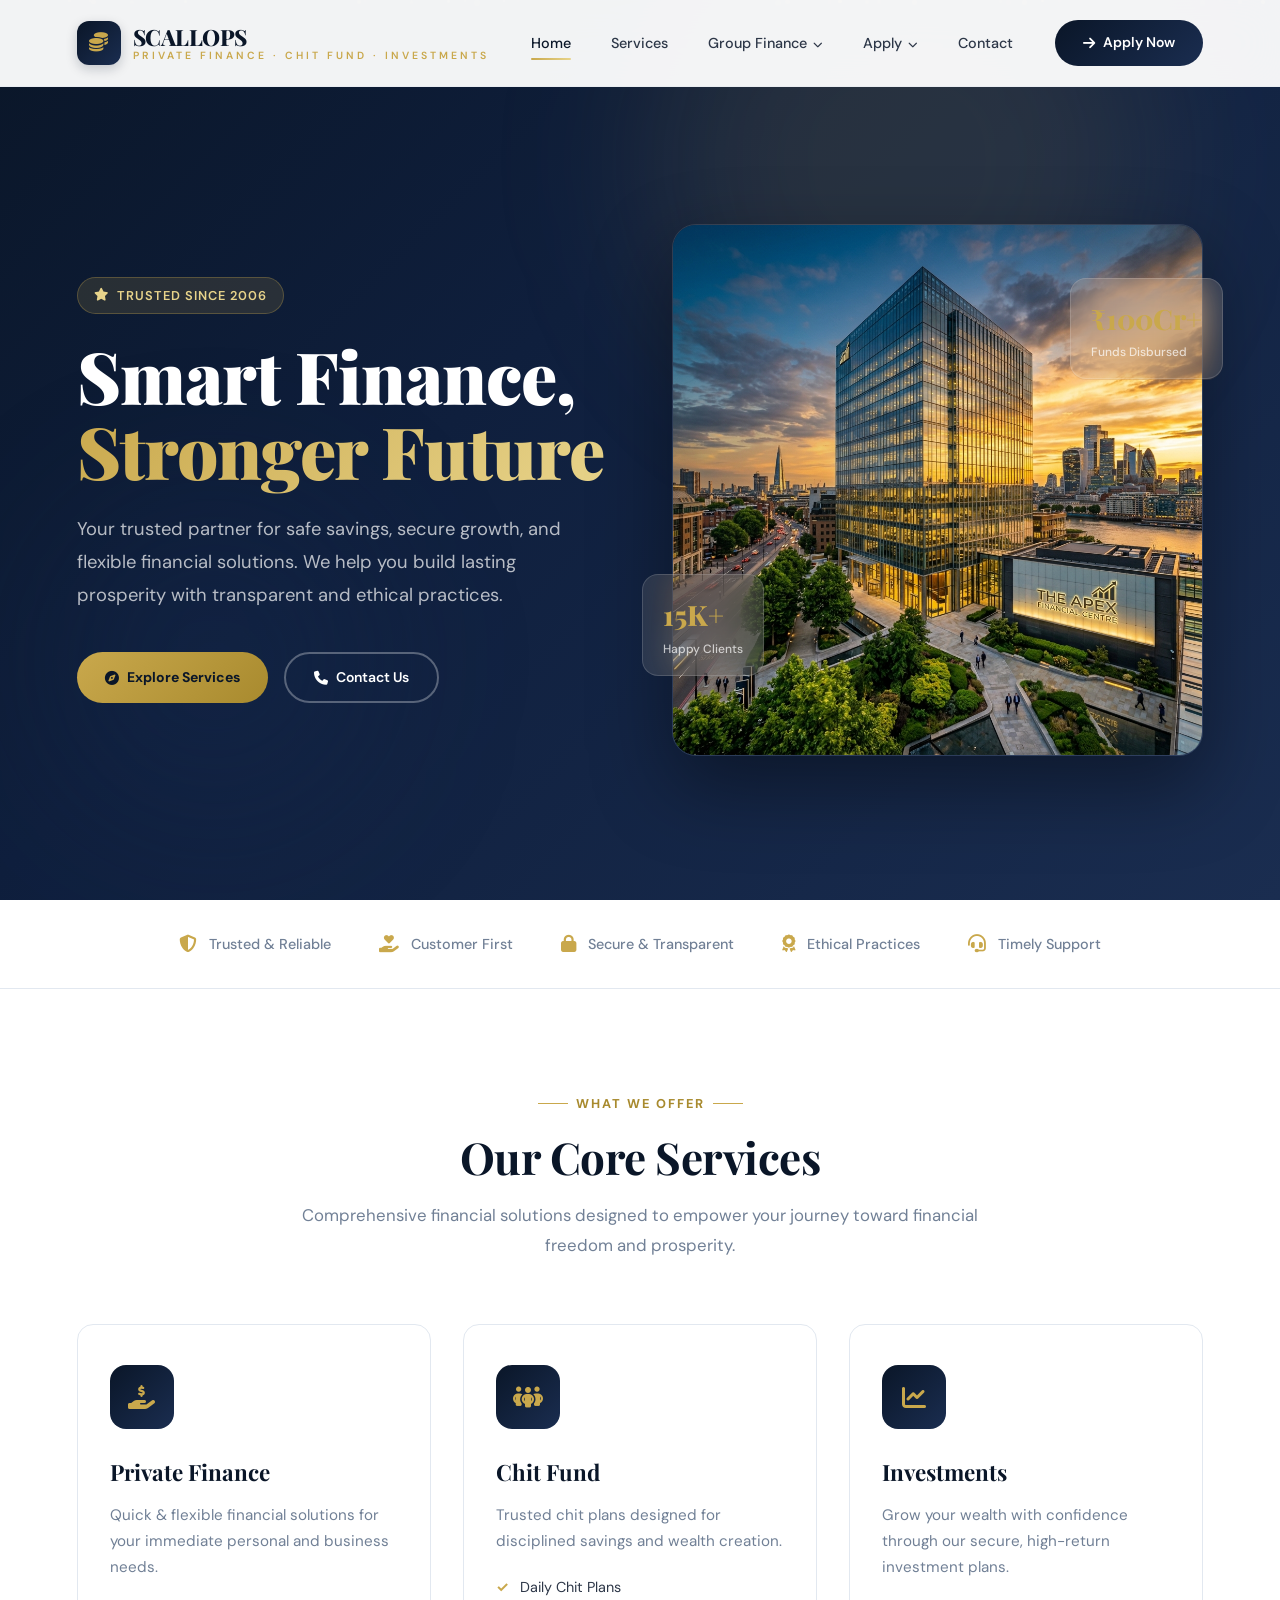
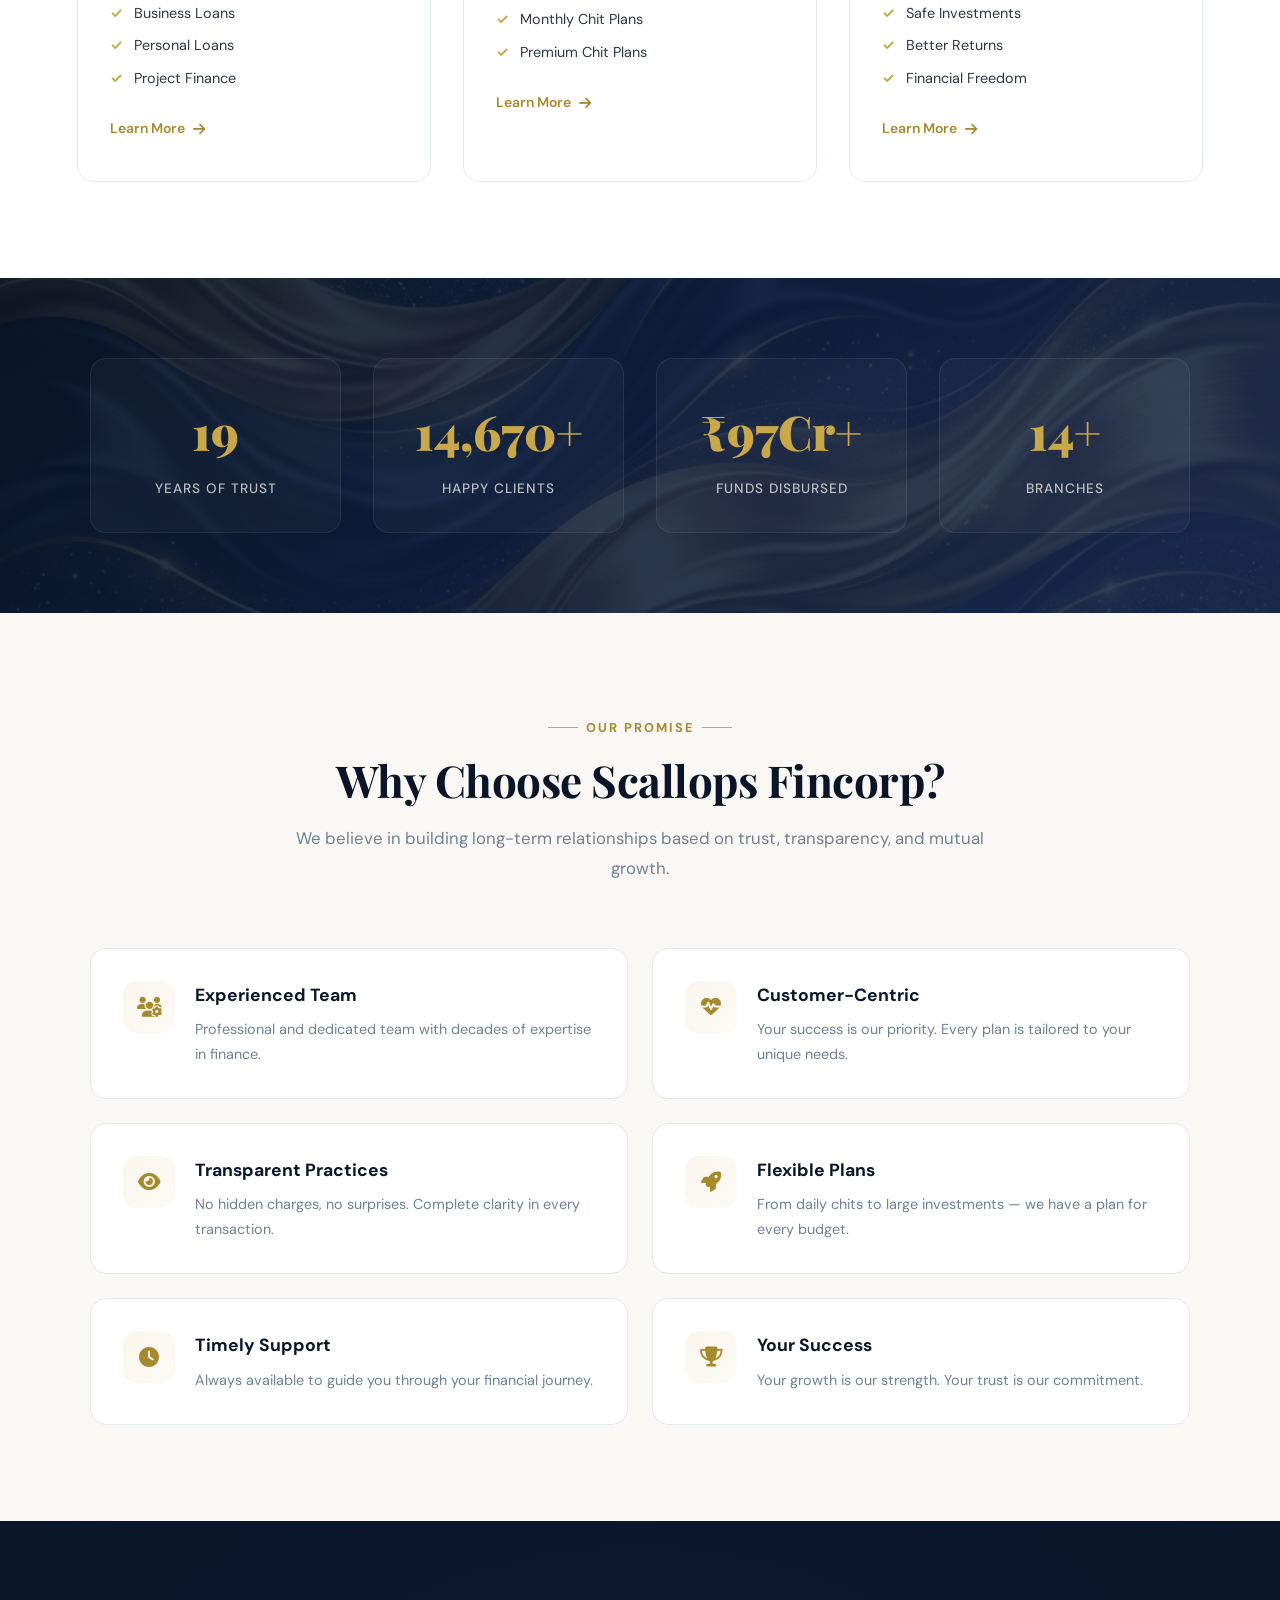
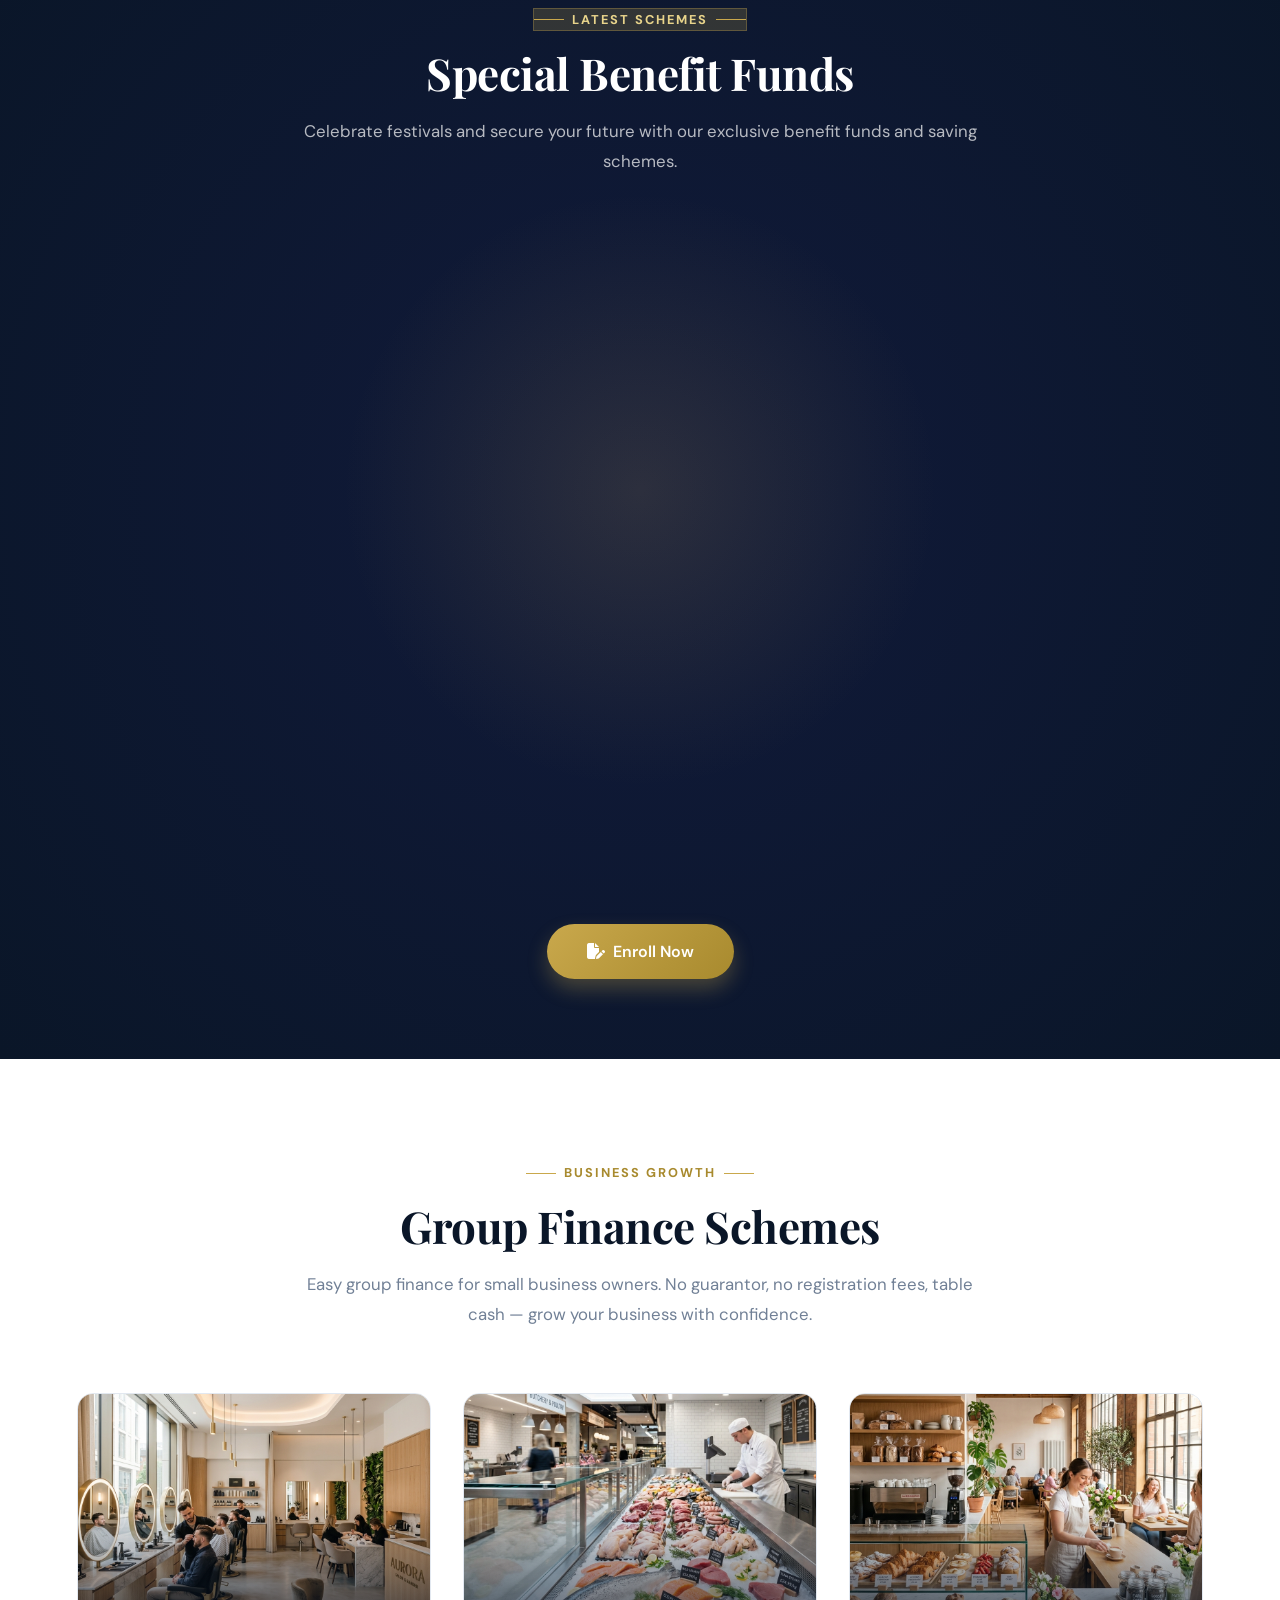
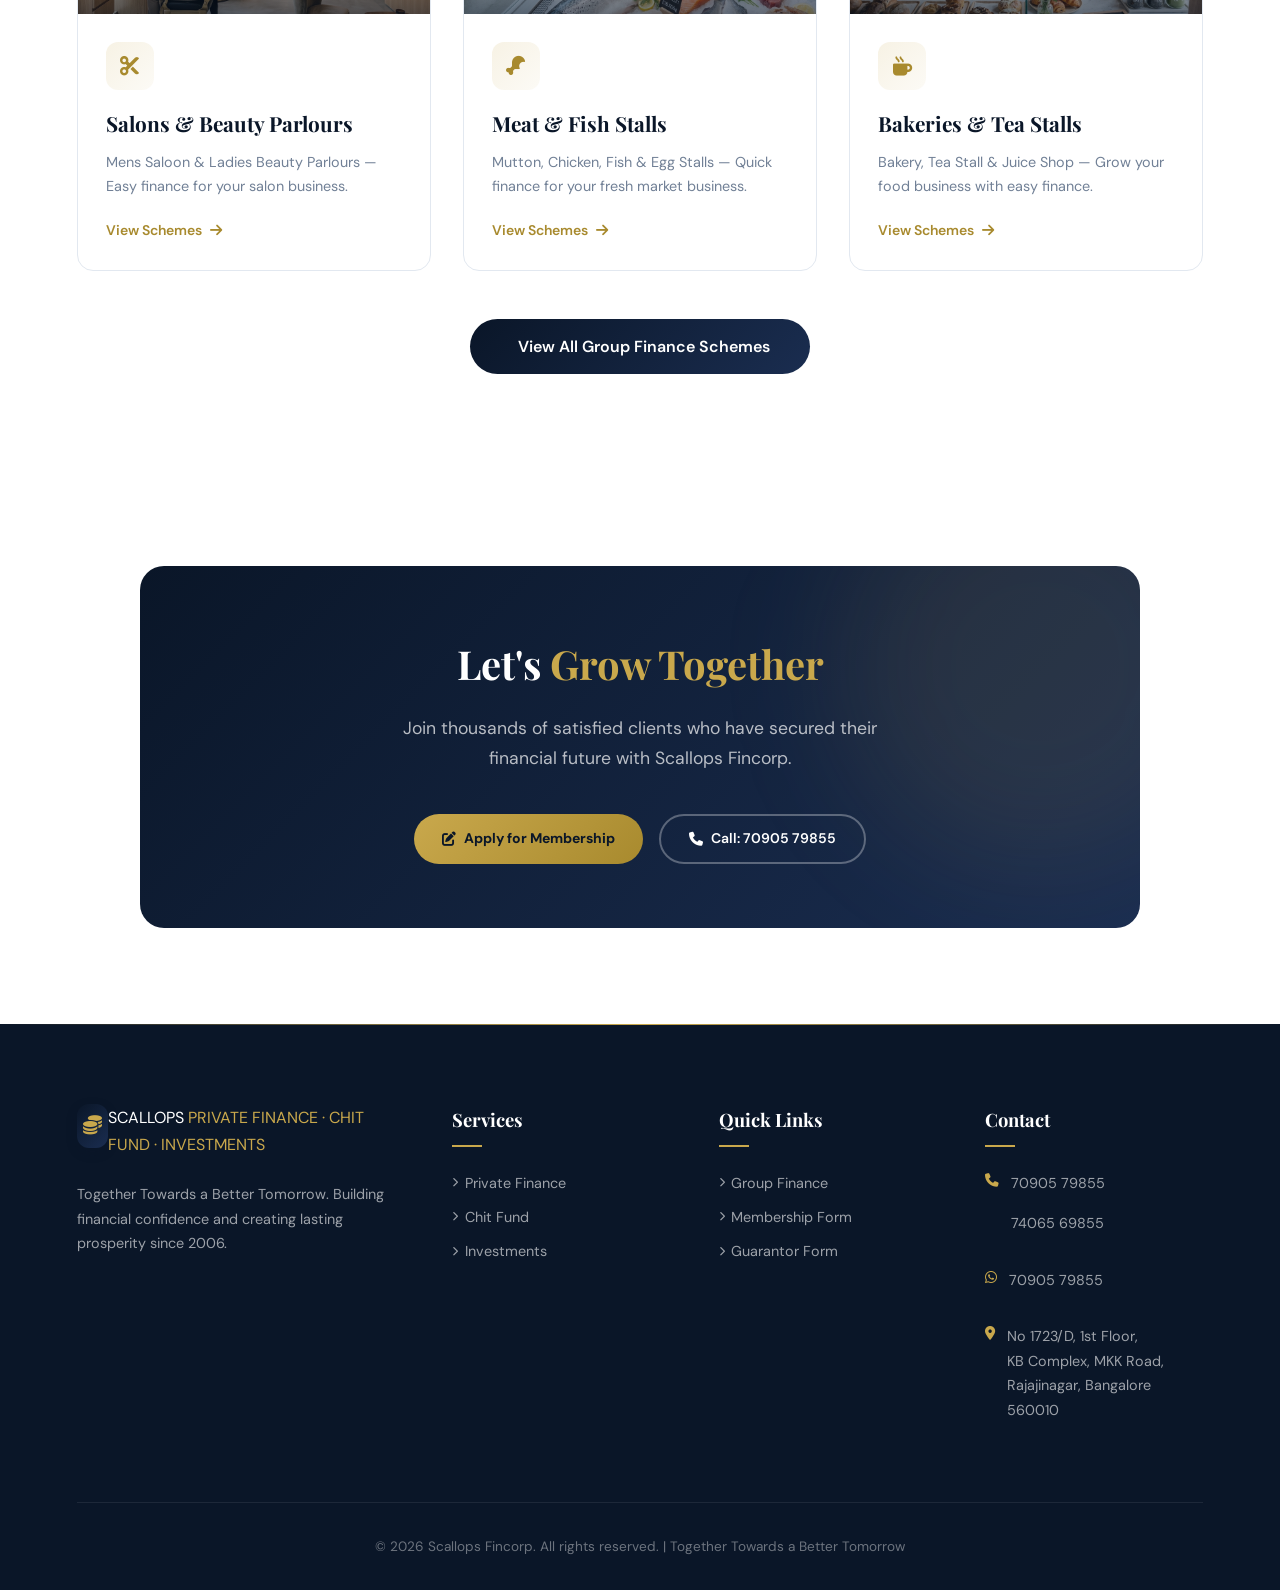
<file: index.html>
<!DOCTYPE html>
<html lang="en">
<head>
    <meta charset="UTF-8">
    <meta name="viewport" content="width=device-width, initial-scale=1.0">
    <title>Scallops Fincorp | Private Finance, Chit Fund & Investments</title>
    <meta name="description" content="Scallops Fincorp — Your trusted partner for private finance, chit funds, and investments. Building financial confidence since 2006.">
    <link rel="preconnect" href="https://fonts.googleapis.com">
    <link rel="preconnect" href="https://fonts.gstatic.com" crossorigin>
    <link href="https://fonts.googleapis.com/css2?family=Playfair+Display:wght@400;600;700;800;900&family=Inter:wght@300;400;500;600;700;800&family=DM+Sans:wght@400;500;700&display=swap" rel="stylesheet">
    <link rel="stylesheet" href="https://cdnjs.cloudflare.com/ajax/libs/font-awesome/6.5.1/css/all.min.css">
    <link rel="stylesheet" href="css/style.css">
</head>
<body>

    <!-- NAVBAR -->
    <nav class="navbar" id="navbar">
        <a href="index.html" class="logo">
            <div class="logo-icon"><i class="fa-solid fa-coins"></i></div>
            <div class="logo-text">
                SCALLOPS
                <span>PRIVATE FINANCE · CHIT FUND · INVESTMENTS</span>
            </div>
        </a>
        <button class="mobile-nav-toggle" id="mobileNavToggle" aria-label="Toggle Navigation">
            <i class="fa-solid fa-bars"></i>
        </button>
        <ul class="nav-links">
            <li><a href="index.html" class="active">Home</a></li>
            <li><a href="services/index.html">Services</a></li>
            <li class="dropdown">
                <a href="group-finance/index.html">Group Finance <i class="fa-solid fa-chevron-down" style="font-size: 0.6rem; margin-left: 2px;"></i></a>
                <ul class="dropdown-menu">
                    <li><a href="group-finance/salons/index.html"><i class="fa-solid fa-scissors" style="width: 16px; color: var(--gold);"></i> Salons & Parlours</a></li>
                    <li><a href="group-finance/meat-stalls/index.html"><i class="fa-solid fa-drumstick-bite" style="width: 16px; color: var(--gold);"></i> Meat & Fish Stalls</a></li>
                    <li><a href="group-finance/bakeries/index.html"><i class="fa-solid fa-bread-slice" style="width: 16px; color: var(--gold);"></i> Bakeries & Tea</a></li>
                </ul>
            </li>
            <li class="dropdown">
                <a href="#">Apply <i class="fa-solid fa-chevron-down" style="font-size: 0.6rem; margin-left: 2px;"></i></a>
                <ul class="dropdown-menu">
                    <li><a href="forms/membership/index.html"><i class="fa-solid fa-file-pen" style="width: 16px; color: var(--gold);"></i> Membership Form</a></li>
                    <li><a href="forms/guarantor/index.html"><i class="fa-solid fa-file-signature" style="width: 16px; color: var(--gold);"></i> Guarantor Form</a></li>
                </ul>
            </li>
            <li><a href="contact/index.html">Contact</a></li>
        </ul>
        <a href="forms/membership/index.html" class="btn-primary">
            <i class="fa-solid fa-arrow-right"></i> Apply Now
        </a>
    </nav>

    <!-- HERO -->
    <header class="hero">
        <!-- Animated Particles -->
        <div class="hero-particles" id="particles"></div>
        <!-- Gradient Orbs -->
        <div class="hero-gradient-orb orb-1"></div>
        <div class="hero-gradient-orb orb-2"></div>

        <div class="hero-inner">
            <div class="hero-text">
                <div class="hero-badge">
                    <i class="fa-solid fa-star"></i> Trusted Since 2006
                </div>
                <h1>
                    Smart Finance,<br>
                    <span class="highlight">Stronger Future</span>
                </h1>
                <p>Your trusted partner for safe savings, secure growth, and flexible financial solutions. We help you build lasting prosperity with transparent and ethical practices.</p>
                <div class="hero-buttons">
                    <a href="services/index.html" class="btn-gold">
                        <i class="fa-solid fa-compass"></i> Explore Services
                    </a>
                    <a href="#contact" class="btn-outline">
                        <i class="fa-solid fa-phone"></i> Contact Us
                    </a>
                </div>
            </div>
            <div class="hero-image-area">
                <div class="hero-float-card card-1">
                    <div class="card-number">15K+</div>
                    <div class="card-label">Happy Clients</div>
                </div>
                <div class="hero-float-card card-2">
                    <div class="card-number">₹100Cr+</div>
                    <div class="card-label">Funds Disbursed</div>
                </div>
                <div class="hero-img-container">
                    <img src="assets/images/hero-premium.png" alt="Scallops Fincorp — Financial Growth">
                </div>
            </div>
        </div>
    </header>

    <!-- TRUST BAR -->
    <div class="trust-bar fade-in-section">
        <div class="trust-bar-inner">
            <div class="trust-item"><i class="fa-solid fa-shield-halved"></i> Trusted & Reliable</div>
            <div class="trust-item"><i class="fa-solid fa-hand-holding-heart"></i> Customer First</div>
            <div class="trust-item"><i class="fa-solid fa-lock"></i> Secure & Transparent</div>
            <div class="trust-item"><i class="fa-solid fa-award"></i> Ethical Practices</div>
            <div class="trust-item"><i class="fa-solid fa-headset"></i> Timely Support</div>
        </div>
    </div>

    <!-- SERVICES -->
    <section class="section" id="services">
        <div class="section-header fade-in-section">
            <div class="section-label">What We Offer</div>
            <h2 class="section-title">Our Core Services</h2>
            <p class="section-subtitle">Comprehensive financial solutions designed to empower your journey toward financial freedom and prosperity.</p>
        </div>
        <div class="services-grid">
            <div class="service-card fade-in-section stagger-1" onclick="window.location.href='services/index.html'">
                <div class="service-icon-wrap"><i class="fa-solid fa-hand-holding-dollar"></i></div>
                <h3>Private Finance</h3>
                <p>Quick & flexible financial solutions for your immediate personal and business needs.</p>
                <ul class="features-list">
                    <li>Business Loans</li>
                    <li>Personal Loans</li>
                    <li>Project Finance</li>
                </ul>
                <a href="services/index.html" class="service-link">Learn More <i class="fa-solid fa-arrow-right"></i></a>
            </div>

            <div class="service-card fade-in-section stagger-2" onclick="window.location.href='services/index.html'">
                <div class="service-icon-wrap"><i class="fa-solid fa-people-group"></i></div>
                <h3>Chit Fund</h3>
                <p>Trusted chit plans designed for disciplined savings and wealth creation.</p>
                <ul class="features-list">
                    <li>Daily Chit Plans</li>
                    <li>Monthly Chit Plans</li>
                    <li>Premium Chit Plans</li>
                </ul>
                <a href="services/index.html" class="service-link">Learn More <i class="fa-solid fa-arrow-right"></i></a>
            </div>

            <div class="service-card fade-in-section stagger-3" onclick="window.location.href='services/index.html'">
                <div class="service-icon-wrap"><i class="fa-solid fa-chart-line"></i></div>
                <h3>Investments</h3>
                <p>Grow your wealth with confidence through our secure, high-return investment plans.</p>
                <ul class="features-list">
                    <li>Safe Investments</li>
                    <li>Better Returns</li>
                    <li>Financial Freedom</li>
                </ul>
                <a href="services/index.html" class="service-link">Learn More <i class="fa-solid fa-arrow-right"></i></a>
            </div>
        </div>
    </section>

    <!-- STATS -->
    <section class="stats-section">
        <div class="stats-grid">
            <div class="stat-item fade-in-section stagger-1">
                <h3><span class="counter" data-target="20">0</span></h3>
                <p>Years of Trust</p>
            </div>
            <div class="stat-item fade-in-section stagger-2">
                <h3><span class="counter" data-target="15000">0</span>+</h3>
                <p>Happy Clients</p>
            </div>
            <div class="stat-item fade-in-section stagger-3">
                <h3>₹<span class="counter" data-target="100">0</span>Cr+</h3>
                <p>Funds Disbursed</p>
            </div>
            <div class="stat-item fade-in-section stagger-4">
                <h3><span class="counter" data-target="15">0</span>+</h3>
                <p>Branches</p>
            </div>
        </div>
    </section>

    <!-- WHY CHOOSE US -->
    <section class="section why-section">
        <div class="section-header fade-in-section">
            <div class="section-label">Our Promise</div>
            <h2 class="section-title">Why Choose Scallops Fincorp?</h2>
            <p class="section-subtitle">We believe in building long-term relationships based on trust, transparency, and mutual growth.</p>
        </div>
        <div class="why-grid">
            <div class="why-card fade-in-section stagger-1">
                <div class="why-icon"><i class="fa-solid fa-users-gear"></i></div>
                <div>
                    <h4>Experienced Team</h4>
                    <p>Professional and dedicated team with decades of expertise in finance.</p>
                </div>
            </div>
            <div class="why-card fade-in-section stagger-2">
                <div class="why-icon"><i class="fa-solid fa-heart-pulse"></i></div>
                <div>
                    <h4>Customer-Centric</h4>
                    <p>Your success is our priority. Every plan is tailored to your unique needs.</p>
                </div>
            </div>
            <div class="why-card fade-in-section stagger-3">
                <div class="why-icon"><i class="fa-solid fa-eye"></i></div>
                <div>
                    <h4>Transparent Practices</h4>
                    <p>No hidden charges, no surprises. Complete clarity in every transaction.</p>
                </div>
            </div>
            <div class="why-card fade-in-section stagger-4">
                <div class="why-icon"><i class="fa-solid fa-rocket"></i></div>
                <div>
                    <h4>Flexible Plans</h4>
                    <p>From daily chits to large investments — we have a plan for every budget.</p>
                </div>
            </div>
            <div class="why-card fade-in-section stagger-1">
                <div class="why-icon"><i class="fa-solid fa-clock"></i></div>
                <div>
                    <h4>Timely Support</h4>
                    <p>Always available to guide you through your financial journey.</p>
                </div>
            </div>
            <div class="why-card fade-in-section stagger-2">
                <div class="why-icon"><i class="fa-solid fa-trophy"></i></div>
                <div>
                    <h4>Your Success</h4>
                    <p>Your growth is our strength. Your trust is our commitment.</p>
                </div>
            </div>
        </div>
    </section>

    <!-- SPECIAL BENEFIT FUNDS -->
    <section class="section benefit-funds-section" id="benefit-funds">
        <div class="section-header fade-in-section">
            <div class="section-label">Latest Schemes</div>
            <h2 class="section-title">Special Benefit Funds</h2>
            <p class="section-subtitle">Celebrate festivals and secure your future with our exclusive benefit funds and saving schemes.</p>
        </div>
        <div class="posters-scroller-container fade-in-section">
            <div class="posters-scroller">
                <!-- Original set -->
                <div class="poster-card">
                    <img src="assets/images/dasara-diwali-en.jpg" onerror="this.onerror=null; this.src='https://placehold.co/600x800/f5f7fa/718096?text=Missing+Image%0A%0APlease+save+as%3A%0Aassets%2Fimages%2Fdasara-diwali-en.jpg';" alt="Dasara & Diwali Benefit Fund (English)">
                </div>
                <div class="poster-card">
                    <img src="assets/images/dasara-diwali-kn.jpg" onerror="this.onerror=null; this.src='https://placehold.co/600x800/f5f7fa/718096?text=Missing+Image%0A%0APlease+save+as%3A%0Aassets%2Fimages%2Fdasara-diwali-kn.jpg';" alt="Dasara & Diwali Benefit Fund (Kannada)">
                </div>
                <div class="poster-card">
                    <img src="assets/images/ugadi.jpg" onerror="this.onerror=null; this.src='https://placehold.co/600x800/f5f7fa/718096?text=Missing+Image%0A%0APlease+save+as%3A%0Aassets%2Fimages%2Fugadi.jpg';" alt="Ugadi Benefit Funds">
                </div>
                <div class="poster-card">
                    <img src="assets/images/school-fees.jpg" onerror="this.onerror=null; this.src='https://placehold.co/600x800/f5f7fa/718096?text=Missing+Image%0A%0APlease+save+as%3A%0Aassets%2Fimages%2Fschool-fees.jpg';" alt="School Fees Saving & Benefits Fund">
                </div>
                <div class="poster-card">
                    <img src="assets/images/ramadan.jpg" onerror="this.onerror=null; this.src='https://placehold.co/600x800/f5f7fa/718096?text=Missing+Image%0A%0APlease+save+as%3A%0Aassets%2Fimages%2Framadan.jpg';" alt="Ramadan Premium Family Kit">
                </div>
                
                <!-- Duplicate set for seamless looping -->
                <div class="poster-card" aria-hidden="true">
                    <img src="assets/images/dasara-diwali-en.jpg" onerror="this.onerror=null; this.src='https://placehold.co/600x800/f5f7fa/718096?text=Missing+Image%0A%0APlease+save+as%3A%0Aassets%2Fimages%2Fdasara-diwali-en.jpg';" alt="Dasara & Diwali Benefit Fund (English)">
                </div>
                <div class="poster-card" aria-hidden="true">
                    <img src="assets/images/dasara-diwali-kn.jpg" onerror="this.onerror=null; this.src='https://placehold.co/600x800/f5f7fa/718096?text=Missing+Image%0A%0APlease+save+as%3A%0Aassets%2Fimages%2Fdasara-diwali-kn.jpg';" alt="Dasara & Diwali Benefit Fund (Kannada)">
                </div>
                <div class="poster-card" aria-hidden="true">
                    <img src="assets/images/ugadi.jpg" onerror="this.onerror=null; this.src='https://placehold.co/600x800/f5f7fa/718096?text=Missing+Image%0A%0APlease+save+as%3A%0Aassets%2Fimages%2Fugadi.jpg';" alt="Ugadi Benefit Funds">
                </div>
                <div class="poster-card" aria-hidden="true">
                    <img src="assets/images/school-fees.jpg" onerror="this.onerror=null; this.src='https://placehold.co/600x800/f5f7fa/718096?text=Missing+Image%0A%0APlease+save+as%3A%0Aassets%2Fimages%2Fschool-fees.jpg';" alt="School Fees Saving & Benefits Fund">
                </div>
                <div class="poster-card" aria-hidden="true">
                    <img src="assets/images/ramadan.jpg" onerror="this.onerror=null; this.src='https://placehold.co/600x800/f5f7fa/718096?text=Missing+Image%0A%0APlease+save+as%3A%0Aassets%2Fimages%2Framadan.jpg';" alt="Ramadan Premium Family Kit">
                </div>
            </div>
        </div>
        <div style="text-align: center; margin-top: 3rem;" class="fade-in-section">
            <a href="forms/membership/index.html" class="btn-primary" style="font-size: 1rem; padding: 0.85rem 2.5rem;">
                <i class="fa-solid fa-file-pen"></i> Enroll Now
            </a>
        </div>
    </section>

    <!-- GROUP FINANCE QUICK ACCESS -->
    <section class="section" id="group-finance">
        <div class="section-header fade-in-section">
            <div class="section-label">Business Growth</div>
            <h2 class="section-title">Group Finance Schemes</h2>
            <p class="section-subtitle">Easy group finance for small business owners. No guarantor, no registration fees, table cash — grow your business with confidence.</p>
        </div>
        <div class="gf-cards-grid">
            <a href="group-finance/salons/index.html" class="gf-card fade-in-section stagger-1">
                <div class="gf-card-image">
                    <img src="assets/images/salon.png" alt="Salons & Beauty Parlours">
                    <div class="gf-card-overlay"></div>
                </div>
                <div class="gf-card-body">
                    <div class="gf-card-icon"><i class="fa-solid fa-scissors"></i></div>
                    <h3>Salons & Beauty Parlours</h3>
                    <p>Mens Saloon & Ladies Beauty Parlours — Easy finance for your salon business.</p>
                    <span class="gf-card-link">View Schemes <i class="fa-solid fa-arrow-right"></i></span>
                </div>
            </a>

            <a href="group-finance/meat-stalls/index.html" class="gf-card fade-in-section stagger-2">
                <div class="gf-card-image">
                    <img src="assets/images/meat.png" alt="Meat & Fish Stalls">
                    <div class="gf-card-overlay"></div>
                </div>
                <div class="gf-card-body">
                    <div class="gf-card-icon"><i class="fa-solid fa-drumstick-bite"></i></div>
                    <h3>Meat & Fish Stalls</h3>
                    <p>Mutton, Chicken, Fish & Egg Stalls — Quick finance for your fresh market business.</p>
                    <span class="gf-card-link">View Schemes <i class="fa-solid fa-arrow-right"></i></span>
                </div>
            </a>

            <a href="group-finance/bakeries/index.html" class="gf-card fade-in-section stagger-3">
                <div class="gf-card-image">
                    <img src="assets/images/bakery.png" alt="Bakeries & Tea Stalls">
                    <div class="gf-card-overlay"></div>
                </div>
                <div class="gf-card-body">
                    <div class="gf-card-icon"><i class="fa-solid fa-mug-hot"></i></div>
                    <h3>Bakeries & Tea Stalls</h3>
                    <p>Bakery, Tea Stall & Juice Shop — Grow your food business with easy finance.</p>
                    <span class="gf-card-link">View Schemes <i class="fa-solid fa-arrow-right"></i></span>
                </div>
            </a>
        </div>
        <div style="text-align: center; margin-top: 3rem;" class="fade-in-section">
            <a href="group-finance/index.html" class="btn-primary" style="font-size: 1rem; padding: 0.85rem 2.5rem;">
                <i class="fa-solid fa-grid-2"></i> View All Group Finance Schemes
            </a>
        </div>
    </section>

    <!-- CTA -->
    <section class="cta-section">
        <div class="cta-card fade-in-section">
            <h2>Let's <span style="color: var(--gold);">Grow Together</span></h2>
            <p>Join thousands of satisfied clients who have secured their financial future with Scallops Fincorp.</p>
            <div class="cta-buttons">
                <a href="forms/membership/index.html" class="btn-gold"><i class="fa-solid fa-pen-to-square"></i> Apply for Membership</a>
                <a href="tel:+917090579855" class="btn-outline"><i class="fa-solid fa-phone"></i> Call: 70905 79855</a>
            </div>
        </div>
    </section>

    <!-- FOOTER -->
    <footer id="contact">
        <div class="footer-content">
            <div class="footer-col">
                <a href="index.html" class="logo" style="margin-bottom: 1.5rem; display: inline-flex;">
                    <div class="logo-icon"><i class="fa-solid fa-coins"></i></div>
                    <div class="logo-text" style="color: white;">
                        SCALLOPS
                        <span style="color: var(--gold);">PRIVATE FINANCE · CHIT FUND · INVESTMENTS</span>
                    </div>
                </a>
                <p>Together Towards a Better Tomorrow. Building financial confidence and creating lasting prosperity since 2006.</p>
            </div>
            <div class="footer-col">
                <h4>Services</h4>
                <ul class="footer-links">
                    <li><a href="services/index.html"><i class="fa-solid fa-chevron-right" style="font-size: 0.6rem;"></i> Private Finance</a></li>
                    <li><a href="services/index.html"><i class="fa-solid fa-chevron-right" style="font-size: 0.6rem;"></i> Chit Fund</a></li>
                    <li><a href="services/index.html"><i class="fa-solid fa-chevron-right" style="font-size: 0.6rem;"></i> Investments</a></li>
                </ul>
            </div>
            <div class="footer-col">
                <h4>Quick Links</h4>
                <ul class="footer-links">
                    <li><a href="group-finance/salons/index.html"><i class="fa-solid fa-chevron-right" style="font-size: 0.6rem;"></i> Group Finance</a></li>
                    <li><a href="forms/membership/index.html"><i class="fa-solid fa-chevron-right" style="font-size: 0.6rem;"></i> Membership Form</a></li>
                    <li><a href="forms/guarantor/index.html"><i class="fa-solid fa-chevron-right" style="font-size: 0.6rem;"></i> Guarantor Form</a></li>
                </ul>
            </div>
            <div class="footer-col">
                <h4>Contact</h4>
                <ul class="contact-info">
                    <li>
                        <i class="fa-solid fa-phone"></i>
                        <div>
                            <p>70905 79855</p>
                            <p>74065 69855</p>
                        </div>
                    </li>
                    <li>
                        <i class="fa-brands fa-whatsapp"></i>
                        <p>70905 79855</p>
                    </li>
                    <li>
                        <i class="fa-solid fa-location-dot"></i>
                        <p>No 1723/D, 1st Floor,<br>KB Complex, MKK Road,<br>Rajajinagar, Bangalore 560010</p>
                    </li>
                </ul>
            </div>
        </div>
        <div class="footer-bottom">
            <p>&copy; 2026 Scallops Fincorp. All rights reserved. | Together Towards a Better Tomorrow</p>
        </div>
    </footer>

    <script src="js/script.js"></script>
</body>
</html>
</file>
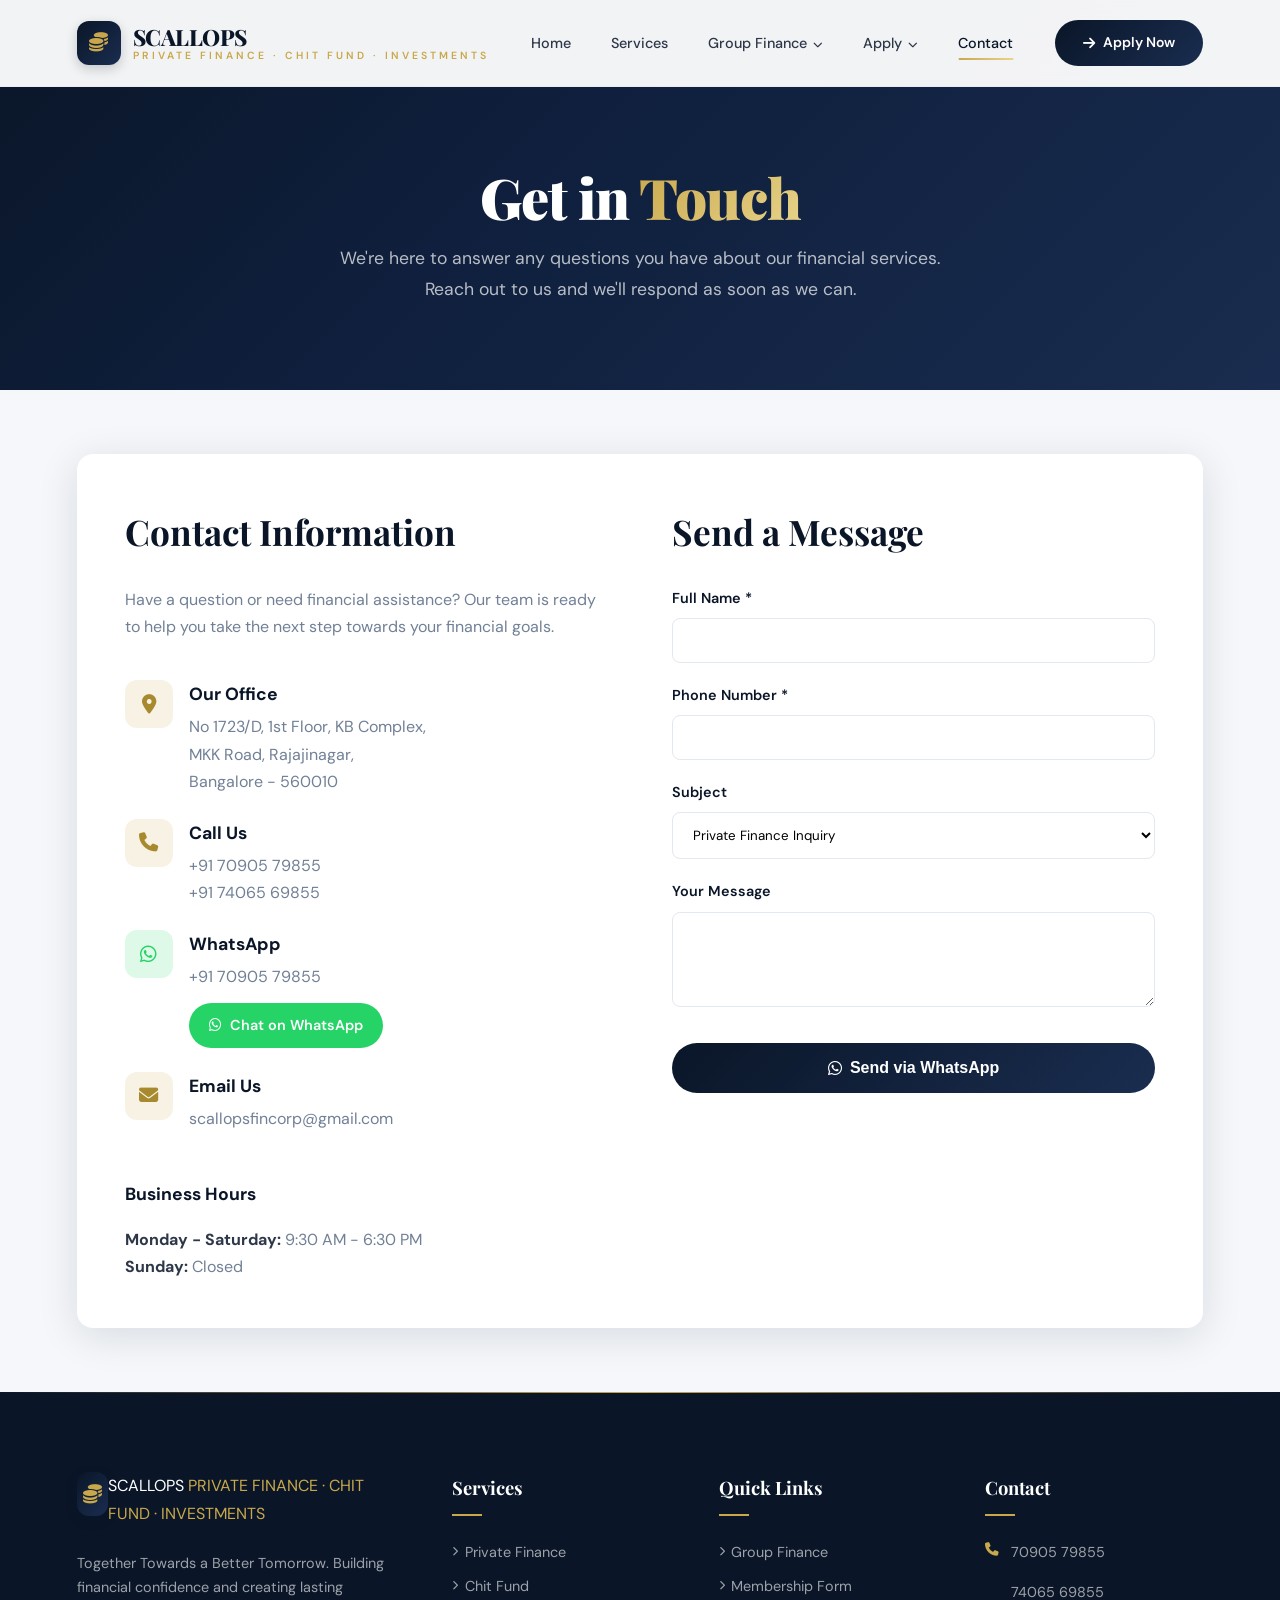
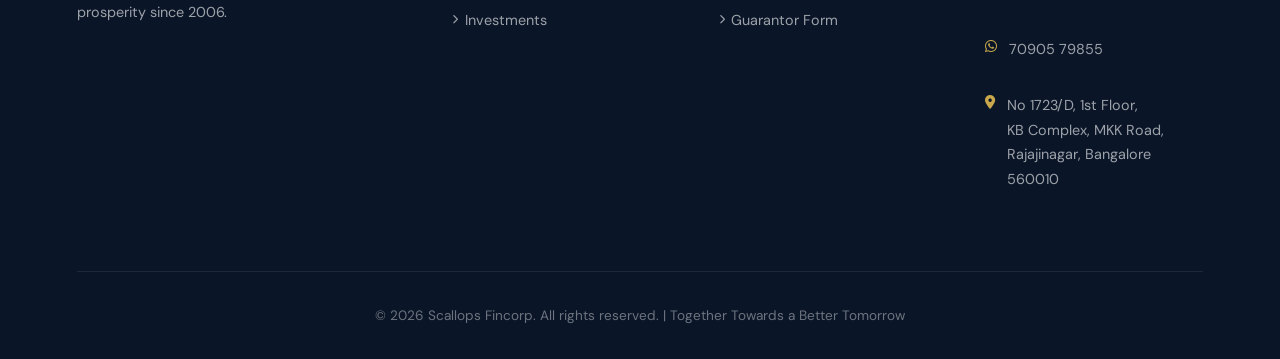
<file: contact/index.html>
<!DOCTYPE html>
<html lang="en">
<head>
    <meta charset="UTF-8">
    <meta name="viewport" content="width=device-width, initial-scale=1.0">
    <title>Contact Us | Scallops Fincorp</title>
    <meta name="description" content="Get in touch with Scallops Fincorp. We're here to help you with private finance, chit funds, and investments.">
    <link rel="preconnect" href="https://fonts.googleapis.com">
    <link rel="preconnect" href="https://fonts.gstatic.com" crossorigin>
    <link href="https://fonts.googleapis.com/css2?family=Playfair+Display:wght@400;600;700;800;900&family=Inter:wght@300;400;500;600;700;800&family=DM+Sans:wght@400;500;700&display=swap" rel="stylesheet">
    <link rel="stylesheet" href="https://cdnjs.cloudflare.com/ajax/libs/font-awesome/6.5.1/css/all.min.css">
    <link rel="stylesheet" href="../css/style.css">
</head>
<body>

    <!-- NAVBAR -->
    <nav class="navbar" id="navbar">
        <a href="../index.html" class="logo">
            <div class="logo-icon"><i class="fa-solid fa-coins"></i></div>
            <div class="logo-text">
                SCALLOPS
                <span>PRIVATE FINANCE · CHIT FUND · INVESTMENTS</span>
            </div>
        </a>
        <button class="mobile-nav-toggle" id="mobileNavToggle" aria-label="Toggle Navigation">
            <i class="fa-solid fa-bars"></i>
        </button>
        <ul class="nav-links">
            <li><a href="../index.html">Home</a></li>
            <li><a href="../services/index.html">Services</a></li>
            <li class="dropdown">
                <a href="../group-finance/index.html">Group Finance <i class="fa-solid fa-chevron-down" style="font-size: 0.6rem; margin-left: 2px;"></i></a>
                <ul class="dropdown-menu">
                    <li><a href="../group-finance/salons/index.html"><i class="fa-solid fa-scissors" style="width: 16px; color: var(--gold);"></i> Salons & Parlours</a></li>
                    <li><a href="../group-finance/meat-stalls/index.html"><i class="fa-solid fa-drumstick-bite" style="width: 16px; color: var(--gold);"></i> Meat & Fish Stalls</a></li>
                    <li><a href="../group-finance/bakeries/index.html"><i class="fa-solid fa-bread-slice" style="width: 16px; color: var(--gold);"></i> Bakeries & Tea</a></li>
                </ul>
            </li>
            <li class="dropdown">
                <a href="#">Apply <i class="fa-solid fa-chevron-down" style="font-size: 0.6rem; margin-left: 2px;"></i></a>
                <ul class="dropdown-menu">
                    <li><a href="../forms/membership/index.html"><i class="fa-solid fa-file-pen" style="width: 16px; color: var(--gold);"></i> Membership Form</a></li>
                    <li><a href="../forms/guarantor/index.html"><i class="fa-solid fa-file-signature" style="width: 16px; color: var(--gold);"></i> Guarantor Form</a></li>
                </ul>
            </li>
            <li><a href="index.html" class="active">Contact</a></li>
        </ul>
        <a href="../forms/membership/index.html" class="btn-primary">
            <i class="fa-solid fa-arrow-right"></i> Apply Now
        </a>
    </nav>

    <!-- PAGE HEADER -->
    <header class="hero" style="min-height: 50vh; padding-top: 120px; align-items: flex-start; text-align: center;">
        <div class="hero-inner" style="justify-content: center; max-width: 800px;">
            <div class="hero-text" style="max-width: 100%;">
                <h1 style="font-size: 3.5rem; margin-bottom: 1rem;">Get in <span class="highlight">Touch</span></h1>
                <p style="font-size: 1.1rem;">We're here to answer any questions you have about our financial services. Reach out to us and we'll respond as soon as we can.</p>
            </div>
        </div>
    </header>

    <!-- CONTACT SECTION -->
    <section class="section" style="padding: 4rem 6%; background: var(--off-white); margin-top: -60px; position: relative; z-index: 10;">
        <div style="max-width: 1200px; margin: 0 auto; display: grid; grid-template-columns: 1fr 1fr; gap: 4rem; background: var(--white); padding: 3rem; border-radius: var(--radius); box-shadow: var(--shadow-medium);">
            
            <!-- Contact Info -->
            <div>
                <h2 style="font-family: 'Playfair Display', serif; font-size: 2.2rem; color: var(--navy); margin-bottom: 1.5rem;">Contact Information</h2>
                <p style="color: var(--text-muted); margin-bottom: 2.5rem;">Have a question or need financial assistance? Our team is ready to help you take the next step towards your financial goals.</p>
                
                <div style="display: flex; flex-direction: column; gap: 1.5rem;">
                    <div style="display: flex; align-items: flex-start; gap: 1rem;">
                        <div style="width: 48px; height: 48px; border-radius: 12px; background: rgba(201,168,76,0.15); color: var(--gold-dark); display: flex; align-items: center; justify-content: center; font-size: 1.2rem; flex-shrink: 0;">
                            <i class="fa-solid fa-location-dot"></i>
                        </div>
                        <div>
                            <h4 style="color: var(--navy); font-size: 1.1rem; margin-bottom: 0.2rem;">Our Office</h4>
                            <p style="color: var(--text-muted);">No 1723/D, 1st Floor, KB Complex,<br>MKK Road, Rajajinagar,<br>Bangalore - 560010</p>
                        </div>
                    </div>

                    <div style="display: flex; align-items: flex-start; gap: 1rem;">
                        <div style="width: 48px; height: 48px; border-radius: 12px; background: rgba(201,168,76,0.15); color: var(--gold-dark); display: flex; align-items: center; justify-content: center; font-size: 1.2rem; flex-shrink: 0;">
                            <i class="fa-solid fa-phone"></i>
                        </div>
                        <div>
                            <h4 style="color: var(--navy); font-size: 1.1rem; margin-bottom: 0.2rem;">Call Us</h4>
                            <p style="color: var(--text-muted);">
                                <a href="tel:+917090579855" style="color: inherit; text-decoration: none;">+91 70905 79855</a><br>
                                <a href="tel:+917406569855" style="color: inherit; text-decoration: none;">+91 74065 69855</a>
                            </p>
                        </div>
                    </div>

                    <div style="display: flex; align-items: flex-start; gap: 1rem;">
                        <div style="width: 48px; height: 48px; border-radius: 12px; background: rgba(37,211,102,0.15); color: #25D366; display: flex; align-items: center; justify-content: center; font-size: 1.2rem; flex-shrink: 0;">
                            <i class="fa-brands fa-whatsapp"></i>
                        </div>
                        <div>
                            <h4 style="color: var(--navy); font-size: 1.1rem; margin-bottom: 0.2rem;">WhatsApp</h4>
                            <p style="color: var(--text-muted); margin-bottom: 0.75rem;">
                                <a href="https://wa.me/917090579855" target="_blank" rel="noopener noreferrer" style="color: inherit; text-decoration: none;">+91 70905 79855</a>
                            </p>
                            <a href="https://wa.me/917090579855?text=Hi%20Scallops%20Fincorp%2C%20I%20would%20like%20to%20know%20more%20about%20your%20services." target="_blank" rel="noopener noreferrer" class="btn-primary" style="display: inline-flex; align-items: center; gap: 0.5rem; padding: 0.65rem 1.25rem; font-size: 0.9rem; background: #25D366; border: none;">
                                <i class="fa-brands fa-whatsapp"></i> Chat on WhatsApp
                            </a>
                        </div>
                    </div>

                    <div style="display: flex; align-items: flex-start; gap: 1rem;">
                        <div style="width: 48px; height: 48px; border-radius: 12px; background: rgba(201,168,76,0.15); color: var(--gold-dark); display: flex; align-items: center; justify-content: center; font-size: 1.2rem; flex-shrink: 0;">
                            <i class="fa-solid fa-envelope"></i>
                        </div>
                        <div>
                            <h4 style="color: var(--navy); font-size: 1.1rem; margin-bottom: 0.2rem;">Email Us</h4>
                            <p style="color: var(--text-muted);">
                                <a href="mailto:scallopsfincorp@gmail.com" style="color: inherit; text-decoration: none;">scallopsfincorp@gmail.com</a>
                            </p>
                        </div>
                    </div>
                </div>

                <div style="margin-top: 3rem;">
                    <h4 style="color: var(--navy); font-size: 1.1rem; margin-bottom: 1rem;">Business Hours</h4>
                    <p style="color: var(--text-muted);"><strong style="color: var(--text);">Monday - Saturday:</strong> 9:30 AM - 6:30 PM<br><strong style="color: var(--text);">Sunday:</strong> Closed</p>
                </div>
            </div>

            <!-- Contact Form -->
            <div>
                <h2 style="font-family: 'Playfair Display', serif; font-size: 2.2rem; color: var(--navy); margin-bottom: 1.5rem;">Send a Message</h2>
                <form id="contactForm" data-form-title="Contact Inquiry" action="#" method="POST" style="display: flex; flex-direction: column; gap: 1.25rem;">
                    <div>
                        <label style="display: block; font-size: 0.9rem; font-weight: 600; color: var(--navy); margin-bottom: 0.5rem;">Full Name *</label>
                        <input type="text" name="full_name" required style="width: 100%; padding: 0.8rem 1rem; border: 1px solid var(--border); border-radius: 8px; font-family: inherit; outline: none; transition: var(--transition);" onfocus="this.style.borderColor='var(--gold)'" onblur="this.style.borderColor='var(--border)'">
                    </div>
                    <div>
                        <label style="display: block; font-size: 0.9rem; font-weight: 600; color: var(--navy); margin-bottom: 0.5rem;">Phone Number *</label>
                        <input type="tel" name="phone" required style="width: 100%; padding: 0.8rem 1rem; border: 1px solid var(--border); border-radius: 8px; font-family: inherit; outline: none; transition: var(--transition);" onfocus="this.style.borderColor='var(--gold)'" onblur="this.style.borderColor='var(--border)'">
                    </div>
                    <div>
                        <label style="display: block; font-size: 0.9rem; font-weight: 600; color: var(--navy); margin-bottom: 0.5rem;">Subject</label>
                        <select name="subject" style="width: 100%; padding: 0.8rem 1rem; border: 1px solid var(--border); border-radius: 8px; font-family: inherit; outline: none; transition: var(--transition); background: var(--white);" onfocus="this.style.borderColor='var(--gold)'" onblur="this.style.borderColor='var(--border)'">
                            <option>Private Finance Inquiry</option>
                            <option>Chit Fund Inquiry</option>
                            <option>Investment Plans</option>
                            <option>Group Finance Scheme</option>
                            <option>Other</option>
                        </select>
                    </div>
                    <div>
                        <label style="display: block; font-size: 0.9rem; font-weight: 600; color: var(--navy); margin-bottom: 0.5rem;">Your Message</label>
                        <textarea name="message" rows="4" style="width: 100%; padding: 0.8rem 1rem; border: 1px solid var(--border); border-radius: 8px; font-family: inherit; outline: none; transition: var(--transition); resize: vertical;" onfocus="this.style.borderColor='var(--gold)'" onblur="this.style.borderColor='var(--border)'"></textarea>
                    </div>
                    <button type="submit" class="btn-primary" style="margin-top: 0.5rem; justify-content: center; font-size: 1rem; padding: 1rem;">
                        <i class="fa-brands fa-whatsapp"></i> Send via WhatsApp
                    </button>
                </form>
            </div>

        </div>
    </section>

    <!-- FOOTER -->
    <footer>
        <div class="footer-content">
            <div class="footer-col">
                <a href="../index.html" class="logo" style="margin-bottom: 1.5rem; display: inline-flex;">
                    <div class="logo-icon"><i class="fa-solid fa-coins"></i></div>
                    <div class="logo-text" style="color: white;">
                        SCALLOPS
                        <span style="color: var(--gold);">PRIVATE FINANCE · CHIT FUND · INVESTMENTS</span>
                    </div>
                </a>
                <p>Together Towards a Better Tomorrow. Building financial confidence and creating lasting prosperity since 2006.</p>
            </div>
            <div class="footer-col">
                <h4>Services</h4>
                <ul class="footer-links">
                    <li><a href="../services/index.html"><i class="fa-solid fa-chevron-right" style="font-size: 0.6rem;"></i> Private Finance</a></li>
                    <li><a href="../services/index.html"><i class="fa-solid fa-chevron-right" style="font-size: 0.6rem;"></i> Chit Fund</a></li>
                    <li><a href="../services/index.html"><i class="fa-solid fa-chevron-right" style="font-size: 0.6rem;"></i> Investments</a></li>
                </ul>
            </div>
            <div class="footer-col">
                <h4>Quick Links</h4>
                <ul class="footer-links">
                    <li><a href="../group-finance/salons/index.html"><i class="fa-solid fa-chevron-right" style="font-size: 0.6rem;"></i> Group Finance</a></li>
                    <li><a href="../forms/membership/index.html"><i class="fa-solid fa-chevron-right" style="font-size: 0.6rem;"></i> Membership Form</a></li>
                    <li><a href="../forms/guarantor/index.html"><i class="fa-solid fa-chevron-right" style="font-size: 0.6rem;"></i> Guarantor Form</a></li>
                </ul>
            </div>
            <div class="footer-col">
                <h4>Contact</h4>
                <ul class="contact-info">
                    <li>
                        <i class="fa-solid fa-phone"></i>
                        <div>
                            <p>70905 79855</p>
                            <p>74065 69855</p>
                        </div>
                    </li>
                    <li>
                        <i class="fa-brands fa-whatsapp"></i>
                        <p><a href="https://wa.me/917090579855" target="_blank" rel="noopener noreferrer" style="color: inherit; text-decoration: none;">70905 79855</a></p>
                    </li>
                    <li>
                        <i class="fa-solid fa-location-dot"></i>
                        <p>No 1723/D, 1st Floor,<br>KB Complex, MKK Road,<br>Rajajinagar, Bangalore 560010</p>
                    </li>
                </ul>
            </div>
        </div>
        <div class="footer-bottom">
            <p>&copy; 2026 Scallops Fincorp. All rights reserved. | Together Towards a Better Tomorrow</p>
        </div>
    </footer>

    <script src="../js/script.js"></script>
</body>
</html>
</file>
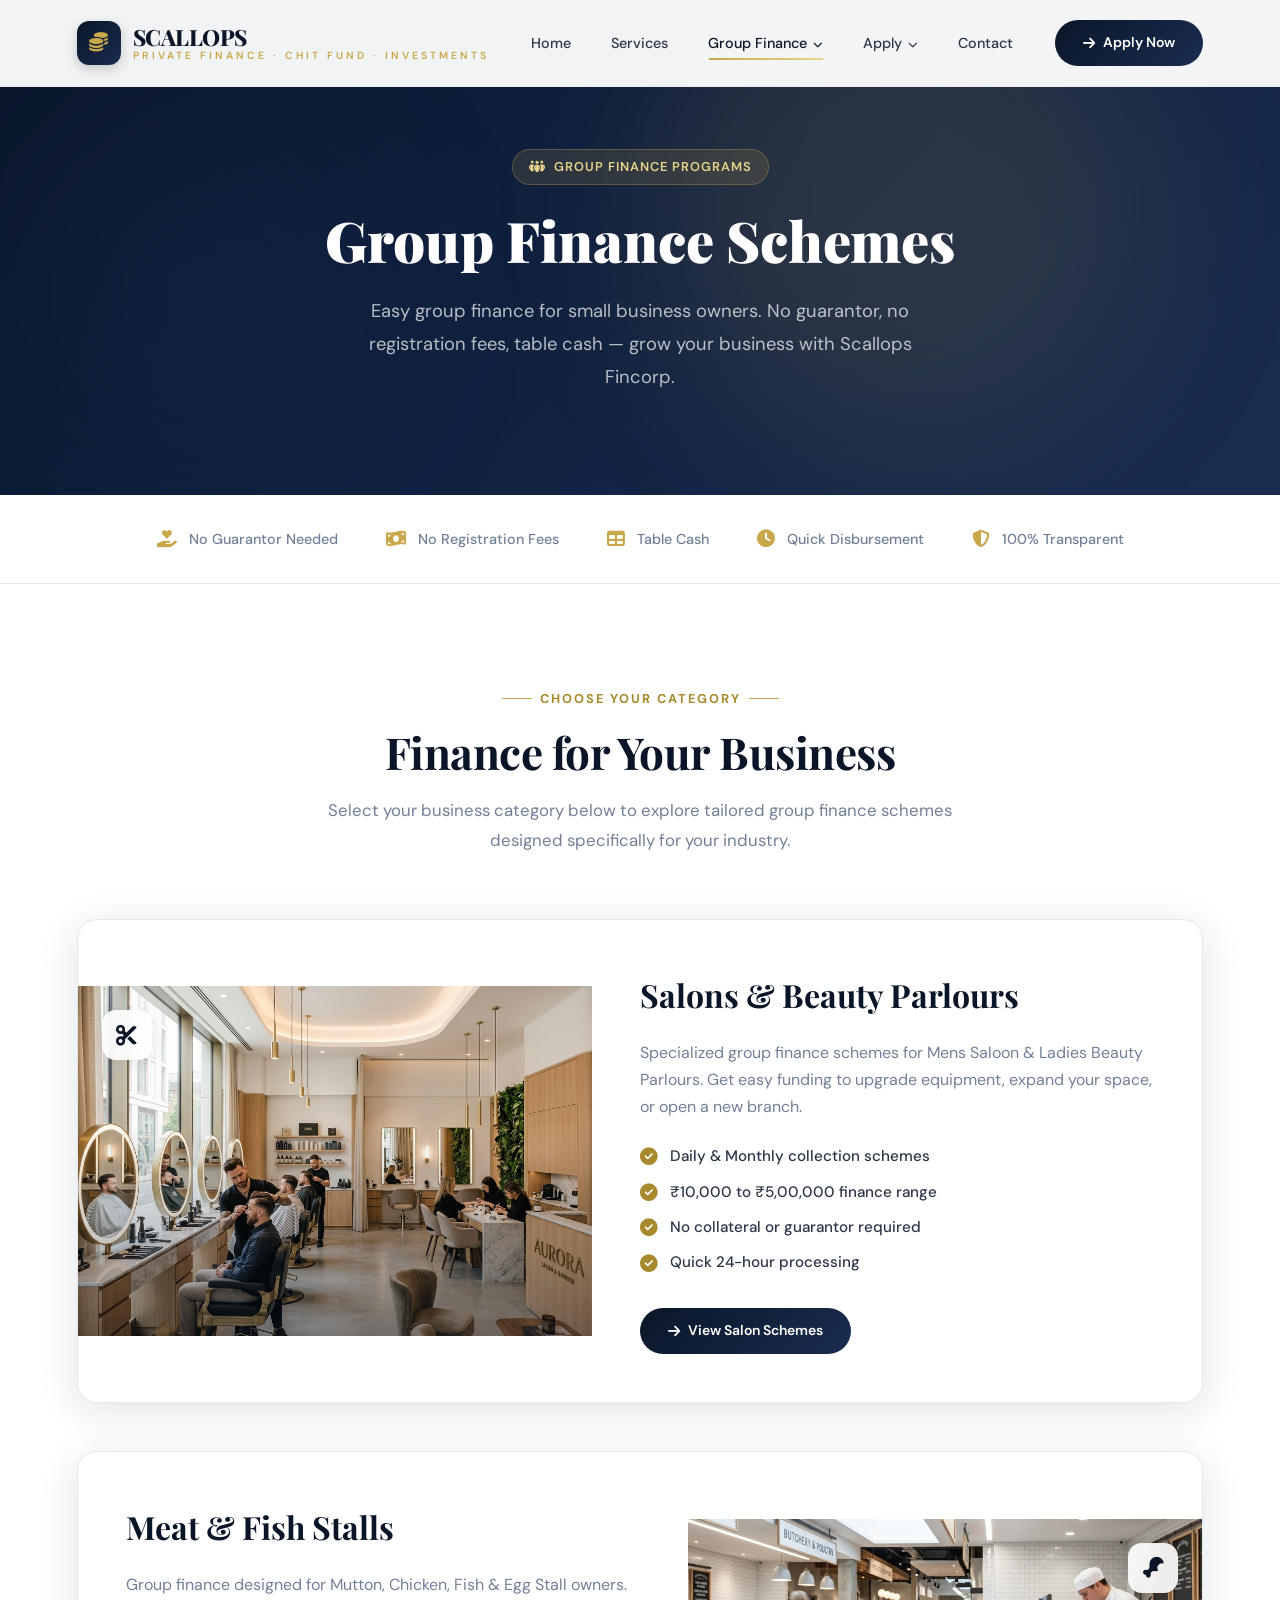
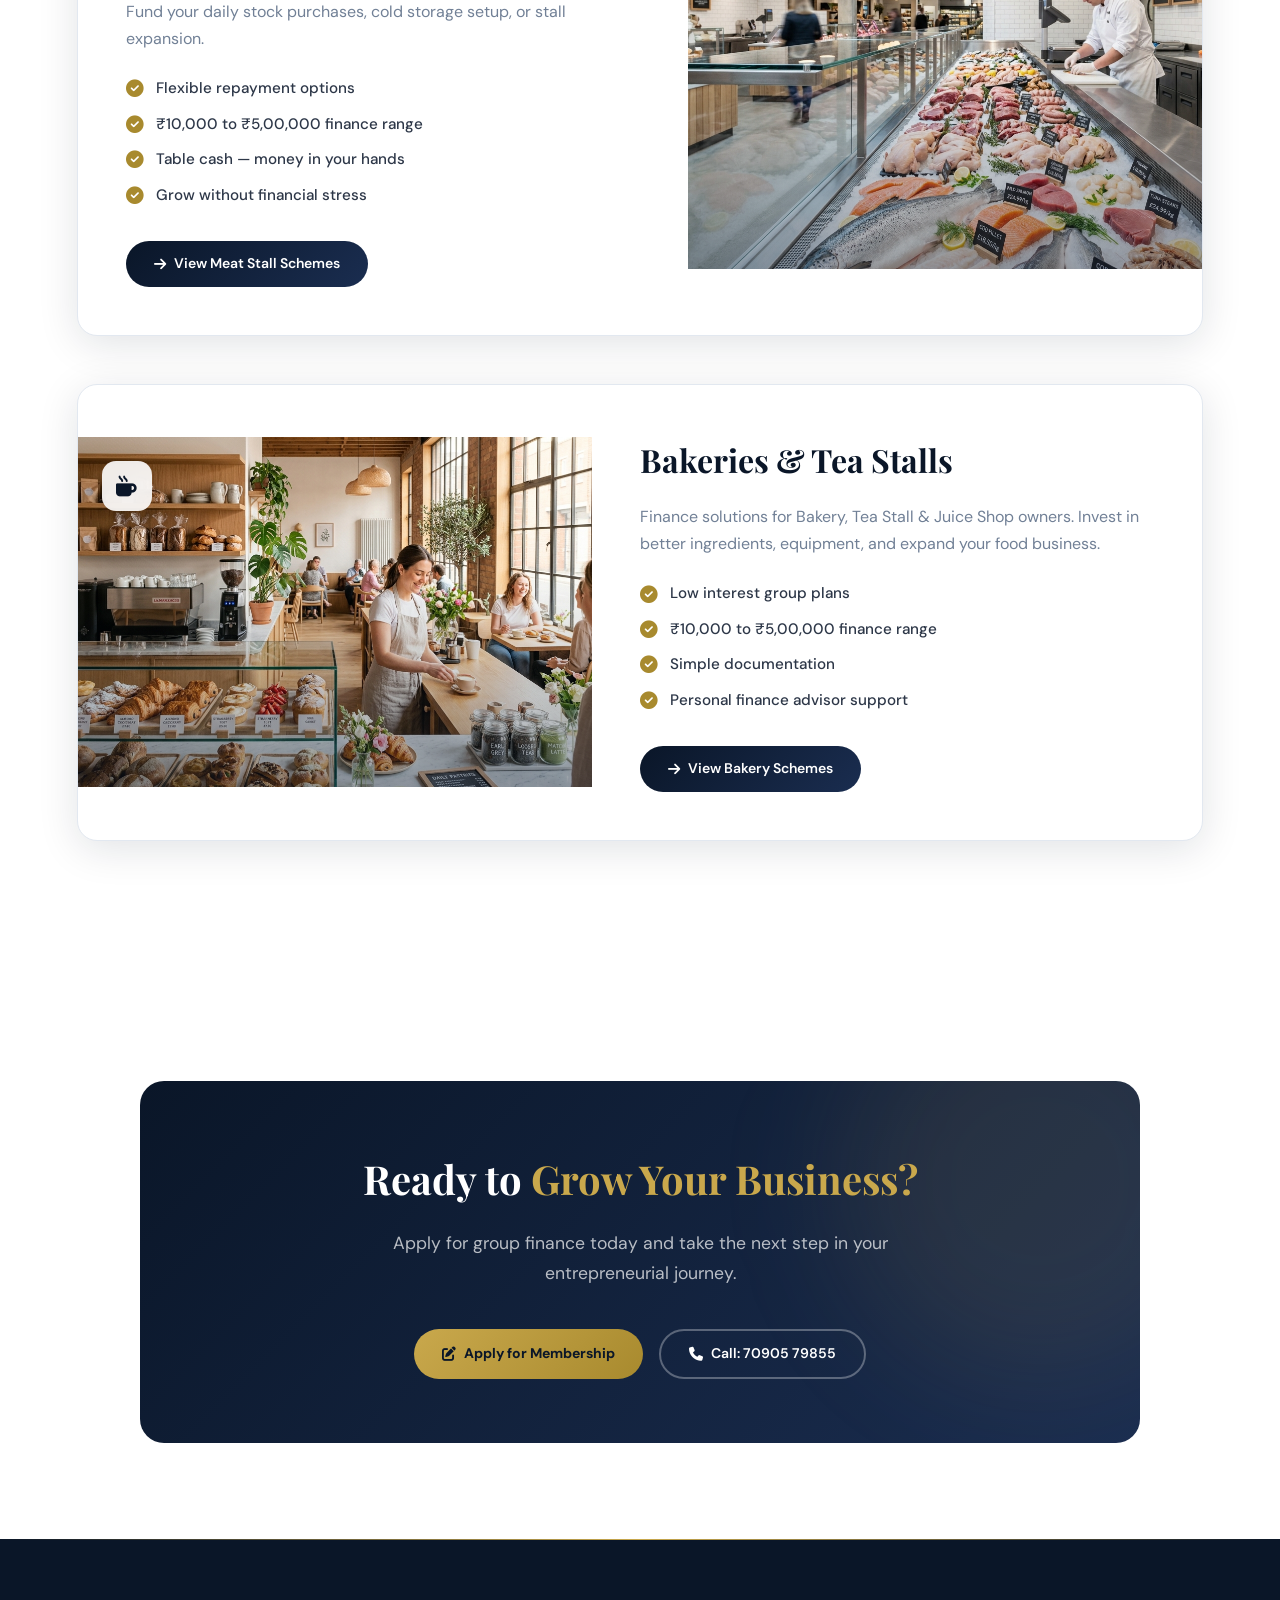
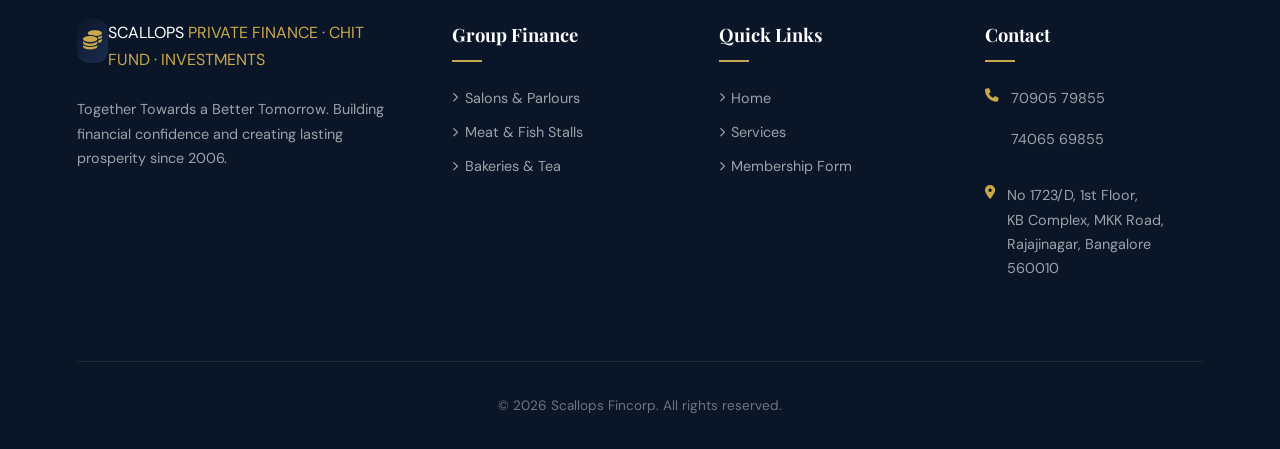
<file: group-finance/index.html>
<!DOCTYPE html>
<html lang="en">
<head>
    <meta charset="UTF-8">
    <meta name="viewport" content="width=device-width, initial-scale=1.0">
    <title>Group Finance Schemes | Scallops Fincorp</title>
    <meta name="description" content="Scallops Fincorp Group Finance — Easy group finance for salons, meat stalls, bakeries and tea shops. No guarantor, no registration fees.">
    <link rel="preconnect" href="https://fonts.googleapis.com">
    <link rel="preconnect" href="https://fonts.gstatic.com" crossorigin>
    <link href="https://fonts.googleapis.com/css2?family=Playfair+Display:wght@400;600;700;800;900&family=Inter:wght@300;400;500;600;700;800&family=DM+Sans:wght@400;500;700&display=swap" rel="stylesheet">
    <link rel="stylesheet" href="https://cdnjs.cloudflare.com/ajax/libs/font-awesome/6.5.1/css/all.min.css">
    <link rel="stylesheet" href="../css/style.css">
</head>
<body>

    <nav class="navbar" id="navbar">
        <a href="../index.html" class="logo">
            <div class="logo-icon"><i class="fa-solid fa-coins"></i></div>
            <div class="logo-text">
                SCALLOPS
                <span>PRIVATE FINANCE · CHIT FUND · INVESTMENTS</span>
            </div>
        </a>
        <button class="mobile-nav-toggle" id="mobileNavToggle" aria-label="Toggle Navigation">
            <i class="fa-solid fa-bars"></i>
        </button>
        <ul class="nav-links">
            <li><a href="../index.html">Home</a></li>
            <li><a href="../services/index.html">Services</a></li>
            <li class="dropdown">
                <a href="index.html" class="active">Group Finance <i class="fa-solid fa-chevron-down" style="font-size: 0.6rem; margin-left: 2px;"></i></a>
                <ul class="dropdown-menu">
                    <li><a href="salons/index.html"><i class="fa-solid fa-scissors" style="width: 16px; color: var(--gold);"></i> Salons & Parlours</a></li>
                    <li><a href="meat-stalls/index.html"><i class="fa-solid fa-drumstick-bite" style="width: 16px; color: var(--gold);"></i> Meat & Fish Stalls</a></li>
                    <li><a href="bakeries/index.html"><i class="fa-solid fa-bread-slice" style="width: 16px; color: var(--gold);"></i> Bakeries & Tea</a></li>
                </ul>
            </li>
            <li class="dropdown">
                <a href="#">Apply <i class="fa-solid fa-chevron-down" style="font-size: 0.6rem; margin-left: 2px;"></i></a>
                <ul class="dropdown-menu">
                    <li><a href="../forms/membership/index.html"><i class="fa-solid fa-file-pen" style="width: 16px; color: var(--gold);"></i> Membership Form</a></li>
                    <li><a href="../forms/guarantor/index.html"><i class="fa-solid fa-file-signature" style="width: 16px; color: var(--gold);"></i> Guarantor Form</a></li>
                </ul>
            </li>
            <li><a href="../contact/index.html">Contact</a></li>
        </ul>
        <a href="../forms/membership/index.html" class="btn-primary">
            <i class="fa-solid fa-arrow-right"></i> Apply Now
        </a>
    </nav>

    <!-- PAGE HEADER -->
    <header class="hero" style="min-height: 55vh;">
        <div class="hero-gradient-orb orb-1"></div>
        <div class="hero-gradient-orb orb-2"></div>
        <div class="hero-particles" id="particles"></div>
        <div style="position: relative; z-index: 2; text-align: center; max-width: 800px; margin: 0 auto; padding: 0 5%;">
            <div class="hero-badge" style="animation: fadeSlideUp 0.6s 0.1s both;">
                <i class="fa-solid fa-people-group"></i> Group Finance Programs
            </div>
            <h1 style="font-family: 'Playfair Display', serif; font-size: 3.5rem; font-weight: 900; color: var(--white); line-height: 1.1; margin-bottom: 1.5rem; animation: fadeSlideUp 0.8s 0.3s both;">
                Group Finance <span class="highlight">Schemes</span>
            </h1>
            <p style="font-size: 1.15rem; color: rgba(255,255,255,0.7); line-height: 1.8; max-width: 600px; margin: 0 auto 2rem; animation: fadeSlideUp 0.8s 0.5s both;">
                Easy group finance for small business owners. No guarantor, no registration fees, table cash — grow your business with Scallops Fincorp.
            </p>
        </div>
    </header>

    <!-- BENEFITS BAR -->
    <div class="trust-bar fade-in-section">
        <div class="trust-bar-inner">
            <div class="trust-item"><i class="fa-solid fa-hand-holding-heart"></i> No Guarantor Needed</div>
            <div class="trust-item"><i class="fa-solid fa-money-bill-wave"></i> No Registration Fees</div>
            <div class="trust-item"><i class="fa-solid fa-table"></i> Table Cash</div>
            <div class="trust-item"><i class="fa-solid fa-clock"></i> Quick Disbursement</div>
            <div class="trust-item"><i class="fa-solid fa-shield-halved"></i> 100% Transparent</div>
        </div>
    </div>

    <!-- GROUP FINANCE CATEGORIES -->
    <section class="section">
        <div class="section-header fade-in-section">
            <div class="section-label">Choose Your Category</div>
            <h2 class="section-title">Finance for Your Business</h2>
            <p class="section-subtitle">Select your business category below to explore tailored group finance schemes designed specifically for your industry.</p>
        </div>

        <!-- SALONS -->
        <div class="gf-landing-card fade-in-section">
            <div class="gf-landing-image">
                <img src="../assets/images/salon.png" alt="Salons & Beauty Parlours Group Finance">
                <div class="gf-landing-overlay"></div>
                <div class="gf-landing-badge"><i class="fa-solid fa-scissors"></i></div>
            </div>
            <div class="gf-landing-content">
                <h3>Salons & Beauty Parlours</h3>
                <p>Specialized group finance schemes for Mens Saloon & Ladies Beauty Parlours. Get easy funding to upgrade equipment, expand your space, or open a new branch.</p>
                <ul class="gf-benefits">
                    <li><i class="fa-solid fa-check-circle"></i> Daily & Monthly collection schemes</li>
                    <li><i class="fa-solid fa-check-circle"></i> ₹10,000 to ₹5,00,000 finance range</li>
                    <li><i class="fa-solid fa-check-circle"></i> No collateral or guarantor required</li>
                    <li><i class="fa-solid fa-check-circle"></i> Quick 24-hour processing</li>
                </ul>
                <a href="salons/index.html" class="btn-primary">
                    <i class="fa-solid fa-arrow-right"></i> View Salon Schemes
                </a>
            </div>
        </div>

        <!-- MEAT STALLS -->
        <div class="gf-landing-card reverse fade-in-section">
            <div class="gf-landing-image">
                <img src="../assets/images/meat.png" alt="Meat & Fish Stalls Group Finance">
                <div class="gf-landing-overlay"></div>
                <div class="gf-landing-badge"><i class="fa-solid fa-drumstick-bite"></i></div>
            </div>
            <div class="gf-landing-content">
                <h3>Meat & Fish Stalls</h3>
                <p>Group finance designed for Mutton, Chicken, Fish & Egg Stall owners. Fund your daily stock purchases, cold storage setup, or stall expansion.</p>
                <ul class="gf-benefits">
                    <li><i class="fa-solid fa-check-circle"></i> Flexible repayment options</li>
                    <li><i class="fa-solid fa-check-circle"></i> ₹10,000 to ₹5,00,000 finance range</li>
                    <li><i class="fa-solid fa-check-circle"></i> Table cash — money in your hands</li>
                    <li><i class="fa-solid fa-check-circle"></i> Grow without financial stress</li>
                </ul>
                <a href="meat-stalls/index.html" class="btn-primary">
                    <i class="fa-solid fa-arrow-right"></i> View Meat Stall Schemes
                </a>
            </div>
        </div>

        <!-- BAKERIES -->
        <div class="gf-landing-card fade-in-section">
            <div class="gf-landing-image">
                <img src="../assets/images/bakery.png" alt="Bakeries & Tea Stalls Group Finance">
                <div class="gf-landing-overlay"></div>
                <div class="gf-landing-badge"><i class="fa-solid fa-mug-hot"></i></div>
            </div>
            <div class="gf-landing-content">
                <h3>Bakeries & Tea Stalls</h3>
                <p>Finance solutions for Bakery, Tea Stall & Juice Shop owners. Invest in better ingredients, equipment, and expand your food business.</p>
                <ul class="gf-benefits">
                    <li><i class="fa-solid fa-check-circle"></i> Low interest group plans</li>
                    <li><i class="fa-solid fa-check-circle"></i> ₹10,000 to ₹5,00,000 finance range</li>
                    <li><i class="fa-solid fa-check-circle"></i> Simple documentation</li>
                    <li><i class="fa-solid fa-check-circle"></i> Personal finance advisor support</li>
                </ul>
                <a href="bakeries/index.html" class="btn-primary">
                    <i class="fa-solid fa-arrow-right"></i> View Bakery Schemes
                </a>
            </div>
        </div>
    </section>

    <!-- CTA -->
    <section class="cta-section">
        <div class="cta-card fade-in-section">
            <h2>Ready to <span style="color: var(--gold);">Grow Your Business?</span></h2>
            <p>Apply for group finance today and take the next step in your entrepreneurial journey.</p>
            <div class="cta-buttons">
                <a href="../forms/membership/index.html" class="btn-gold"><i class="fa-solid fa-pen-to-square"></i> Apply for Membership</a>
                <a href="tel:+917090579855" class="btn-outline"><i class="fa-solid fa-phone"></i> Call: 70905 79855</a>
            </div>
        </div>
    </section>

    <!-- FOOTER -->
    <footer id="contact">
        <div class="footer-content">
            <div class="footer-col">
                <a href="../index.html" class="logo" style="margin-bottom: 1.5rem; display: inline-flex;">
                    <div class="logo-icon"><i class="fa-solid fa-coins"></i></div>
                    <div class="logo-text" style="color: white;">
                        SCALLOPS
                        <span style="color: var(--gold);">PRIVATE FINANCE · CHIT FUND · INVESTMENTS</span>
                    </div>
                </a>
                <p>Together Towards a Better Tomorrow. Building financial confidence and creating lasting prosperity since 2006.</p>
            </div>
            <div class="footer-col">
                <h4>Group Finance</h4>
                <ul class="footer-links">
                    <li><a href="salons/index.html"><i class="fa-solid fa-chevron-right" style="font-size: 0.6rem;"></i> Salons & Parlours</a></li>
                    <li><a href="meat-stalls/index.html"><i class="fa-solid fa-chevron-right" style="font-size: 0.6rem;"></i> Meat & Fish Stalls</a></li>
                    <li><a href="bakeries/index.html"><i class="fa-solid fa-chevron-right" style="font-size: 0.6rem;"></i> Bakeries & Tea</a></li>
                </ul>
            </div>
            <div class="footer-col">
                <h4>Quick Links</h4>
                <ul class="footer-links">
                    <li><a href="../index.html"><i class="fa-solid fa-chevron-right" style="font-size: 0.6rem;"></i> Home</a></li>
                    <li><a href="../services/index.html"><i class="fa-solid fa-chevron-right" style="font-size: 0.6rem;"></i> Services</a></li>
                    <li><a href="../forms/membership/index.html"><i class="fa-solid fa-chevron-right" style="font-size: 0.6rem;"></i> Membership Form</a></li>
                </ul>
            </div>
            <div class="footer-col">
                <h4>Contact</h4>
                <ul class="contact-info">
                    <li>
                        <i class="fa-solid fa-phone"></i>
                        <div>
                            <p>70905 79855</p>
                            <p>74065 69855</p>
                        </div>
                    </li>
                    <li>
                        <i class="fa-solid fa-location-dot"></i>
                        <p>No 1723/D, 1st Floor,<br>KB Complex, MKK Road,<br>Rajajinagar, Bangalore 560010</p>
                    </li>
                </ul>
            </div>
        </div>
        <div class="footer-bottom">
            <p>&copy; 2026 Scallops Fincorp. All rights reserved.</p>
        </div>
    </footer>

    <script src="../js/script.js"></script>
</body>
</html>
</file>
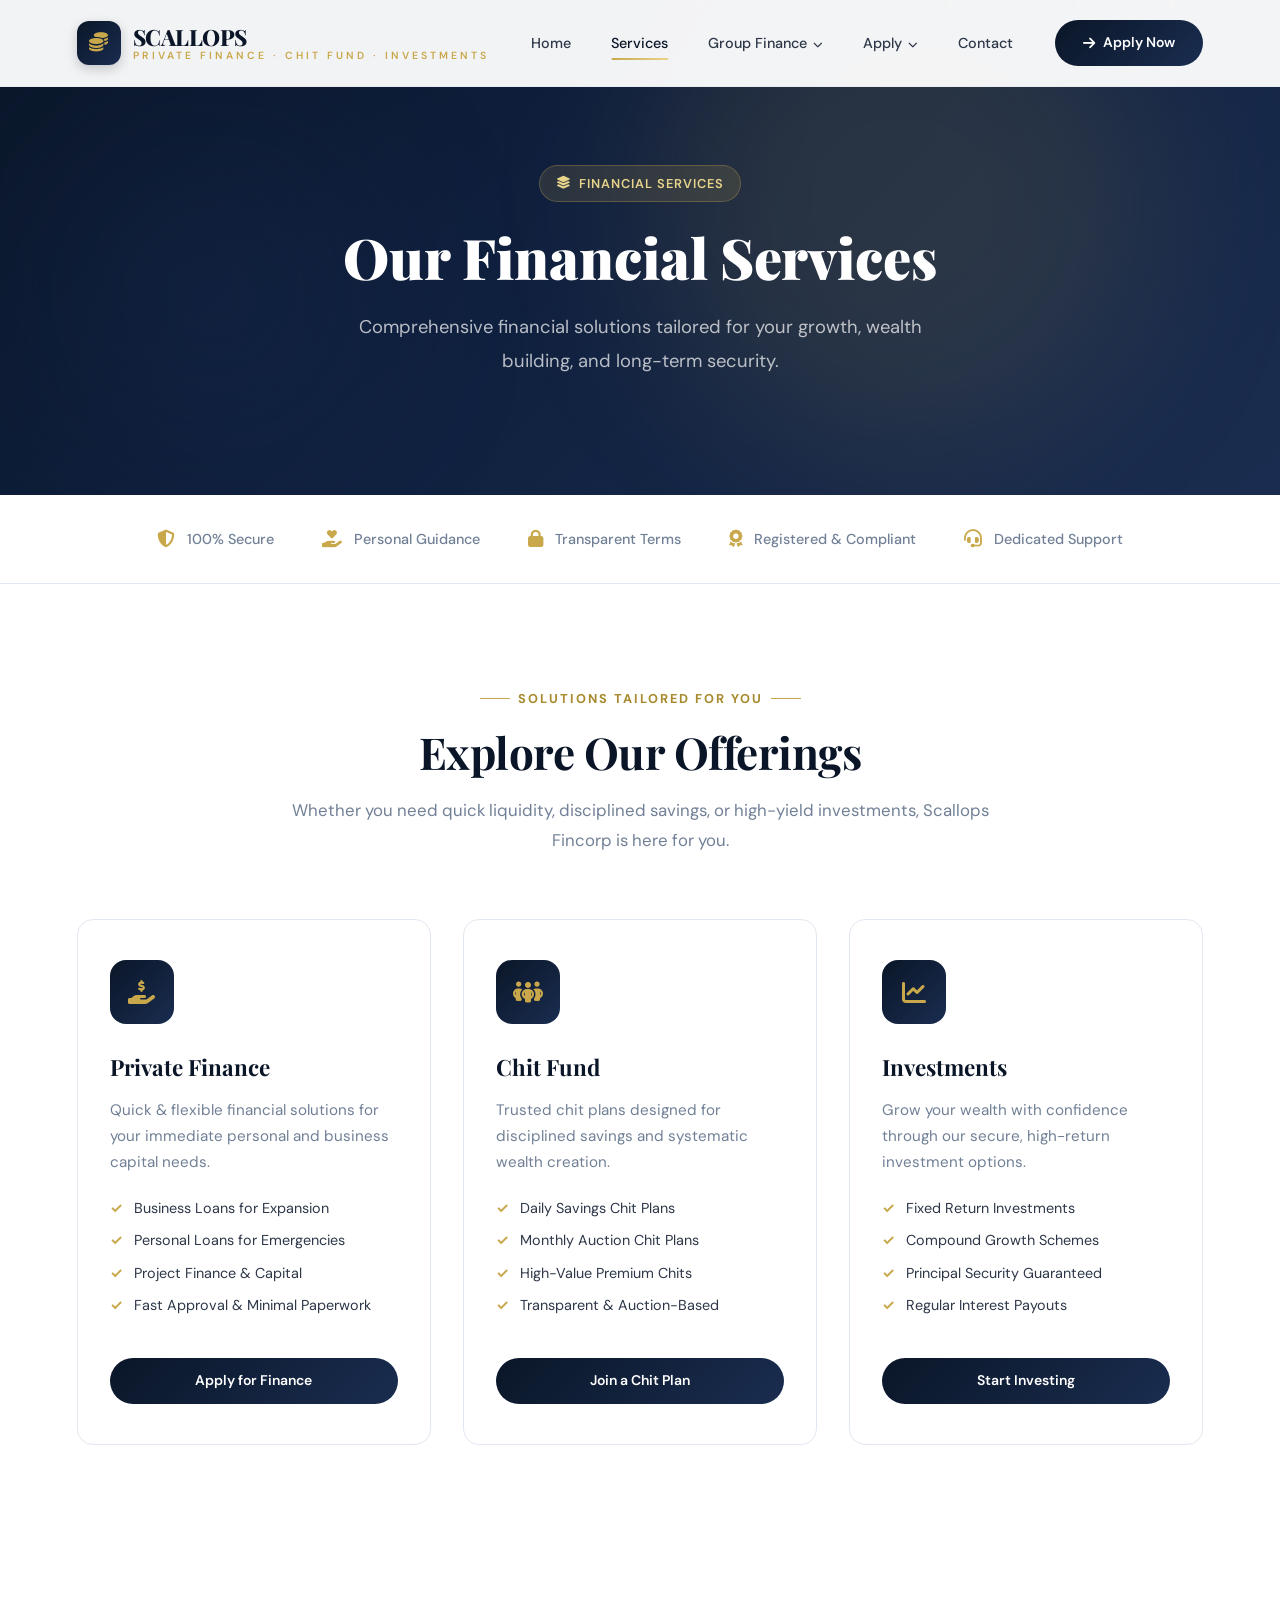
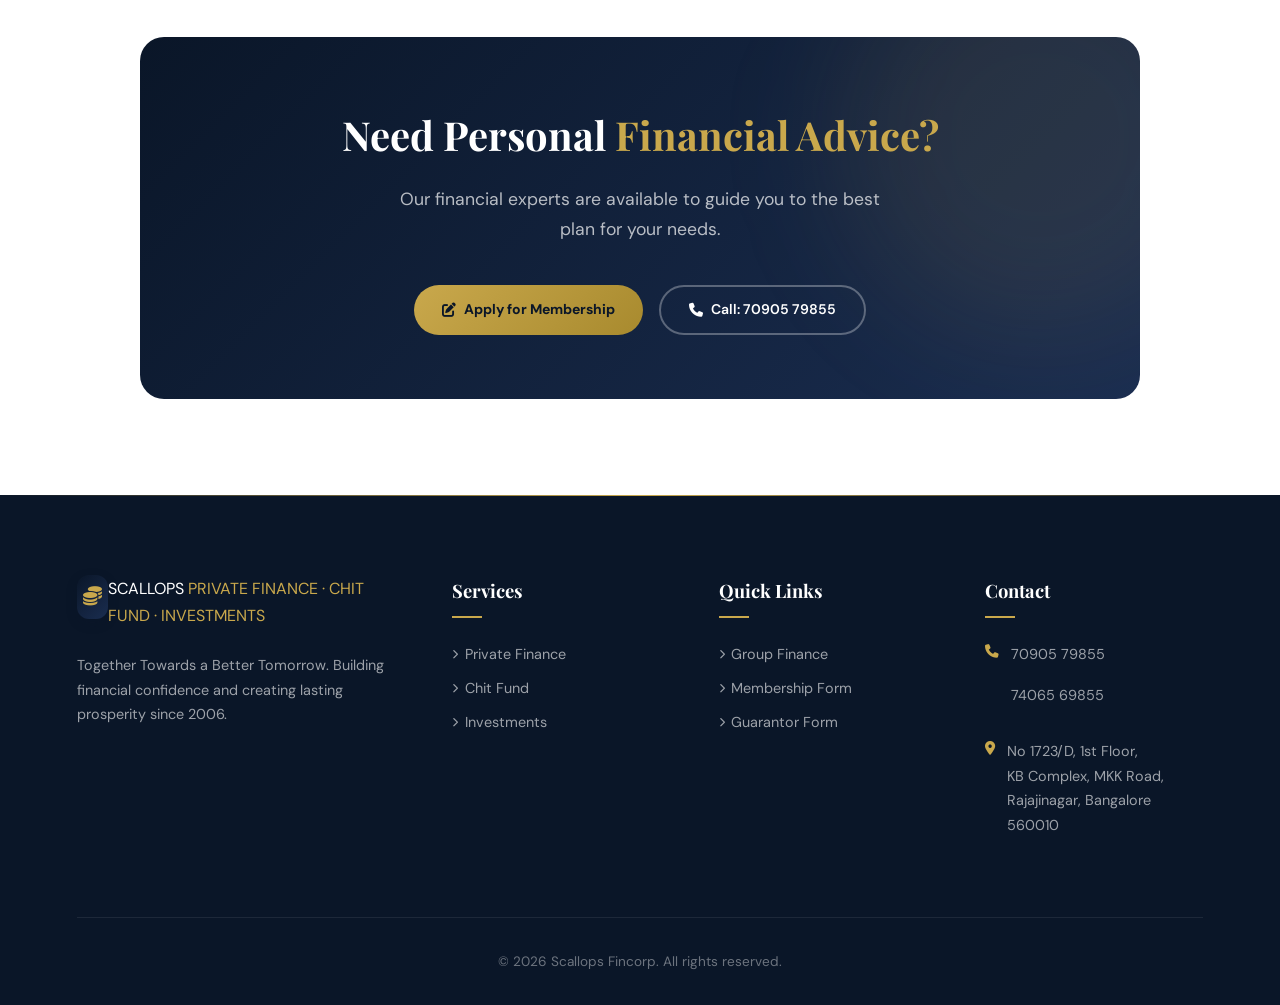
<file: services/index.html>
<!DOCTYPE html>
<html lang="en">
<head>
    <meta charset="UTF-8">
    <meta name="viewport" content="width=device-width, initial-scale=1.0">
    <title>Our Services | Scallops Fincorp</title>
    <meta name="description" content="Scallops Fincorp Services — Private Finance, Chit Funds, and Investment solutions tailored for your growth and security.">
    <link rel="preconnect" href="https://fonts.googleapis.com">
    <link rel="preconnect" href="https://fonts.gstatic.com" crossorigin>
    <link href="https://fonts.googleapis.com/css2?family=Playfair+Display:wght@400;600;700;800;900&family=Inter:wght@300;400;500;600;700;800&family=DM+Sans:wght@400;500;700&display=swap" rel="stylesheet">
    <link rel="stylesheet" href="https://cdnjs.cloudflare.com/ajax/libs/font-awesome/6.5.1/css/all.min.css">
    <link rel="stylesheet" href="../css/style.css">
</head>
<body>

    <!-- NAVBAR -->
    <nav class="navbar" id="navbar">
        <a href="../index.html" class="logo">
            <div class="logo-icon"><i class="fa-solid fa-coins"></i></div>
            <div class="logo-text">
                SCALLOPS
                <span>PRIVATE FINANCE · CHIT FUND · INVESTMENTS</span>
            </div>
        </a>
        <button class="mobile-nav-toggle" id="mobileNavToggle" aria-label="Toggle Navigation">
            <i class="fa-solid fa-bars"></i>
        </button>
        <ul class="nav-links">
            <li><a href="../index.html">Home</a></li>
            <li><a href="index.html" class="active">Services</a></li>
            <li class="dropdown">
                <a href="../group-finance/index.html">Group Finance <i class="fa-solid fa-chevron-down" style="font-size: 0.6rem; margin-left: 2px;"></i></a>
                <ul class="dropdown-menu">
                    <li><a href="../group-finance/salons/index.html"><i class="fa-solid fa-scissors" style="width: 16px; color: var(--gold);"></i> Salons & Parlours</a></li>
                    <li><a href="../group-finance/meat-stalls/index.html"><i class="fa-solid fa-drumstick-bite" style="width: 16px; color: var(--gold);"></i> Meat & Fish Stalls</a></li>
                    <li><a href="../group-finance/bakeries/index.html"><i class="fa-solid fa-bread-slice" style="width: 16px; color: var(--gold);"></i> Bakeries & Tea</a></li>
                </ul>
            </li>
            <li class="dropdown">
                <a href="#">Apply <i class="fa-solid fa-chevron-down" style="font-size: 0.6rem; margin-left: 2px;"></i></a>
                <ul class="dropdown-menu">
                    <li><a href="../forms/membership/index.html"><i class="fa-solid fa-file-pen" style="width: 16px; color: var(--gold);"></i> Membership Form</a></li>
                    <li><a href="../forms/guarantor/index.html"><i class="fa-solid fa-file-signature" style="width: 16px; color: var(--gold);"></i> Guarantor Form</a></li>
                </ul>
            </li>
            <li><a href="../contact/index.html">Contact</a></li>
        </ul>
        <a href="../forms/membership/index.html" class="btn-primary">
            <i class="fa-solid fa-arrow-right"></i> Apply Now
        </a>
    </nav>

    <!-- HEADER -->
    <header class="hero" style="min-height: 55vh;">
        <div class="hero-gradient-orb orb-1"></div>
        <div class="hero-gradient-orb orb-2"></div>
        <div class="hero-particles" id="particles"></div>
        <div style="position: relative; z-index: 2; text-align: center; max-width: 800px; margin: 0 auto; padding: 0 5%;">
            <div class="hero-badge" style="animation: fadeSlideUp 0.6s 0.1s both;">
                <i class="fa-solid fa-layer-group"></i> Financial Services
            </div>
            <h1 style="font-family: 'Playfair Display', serif; font-size: 3.5rem; font-weight: 900; color: var(--white); line-height: 1.1; margin-bottom: 1.5rem; animation: fadeSlideUp 0.8s 0.3s both;">
                Our Financial <span class="highlight">Services</span>
            </h1>
            <p style="font-size: 1.15rem; color: rgba(255,255,255,0.7); line-height: 1.8; max-width: 600px; margin: 0 auto 2rem; animation: fadeSlideUp 0.8s 0.5s both;">
                Comprehensive financial solutions tailored for your growth, wealth building, and long-term security.
            </p>
        </div>
    </header>

    <!-- TRUST BAR -->
    <div class="trust-bar fade-in-section">
        <div class="trust-bar-inner">
            <div class="trust-item"><i class="fa-solid fa-shield-halved"></i> 100% Secure</div>
            <div class="trust-item"><i class="fa-solid fa-hand-holding-heart"></i> Personal Guidance</div>
            <div class="trust-item"><i class="fa-solid fa-lock"></i> Transparent Terms</div>
            <div class="trust-item"><i class="fa-solid fa-award"></i> Registered & Compliant</div>
            <div class="trust-item"><i class="fa-solid fa-headset"></i> Dedicated Support</div>
        </div>
    </div>

    <!-- SERVICES DETAILED SECTION -->
    <section class="section">
        <div class="section-header fade-in-section">
            <div class="section-label">Solutions Tailored For You</div>
            <h2 class="section-title">Explore Our Offerings</h2>
            <p class="section-subtitle">Whether you need quick liquidity, disciplined savings, or high-yield investments, Scallops Fincorp is here for you.</p>
        </div>
        <div class="services-grid">
            <div class="service-card fade-in-section stagger-1">
                <div class="service-icon-wrap"><i class="fa-solid fa-hand-holding-dollar"></i></div>
                <h3>Private Finance</h3>
                <p>Quick & flexible financial solutions for your immediate personal and business capital needs.</p>
                <ul class="features-list">
                    <li>Business Loans for Expansion</li>
                    <li>Personal Loans for Emergencies</li>
                    <li>Project Finance & Capital</li>
                    <li>Fast Approval & Minimal Paperwork</li>
                </ul>
                <a href="../forms/membership/index.html" class="btn-primary" style="margin-top: 1rem; width: 100%; justify-content: center;">Apply for Finance</a>
            </div>

            <div class="service-card fade-in-section stagger-2">
                <div class="service-icon-wrap"><i class="fa-solid fa-people-group"></i></div>
                <h3>Chit Fund</h3>
                <p>Trusted chit plans designed for disciplined savings and systematic wealth creation.</p>
                <ul class="features-list">
                    <li>Daily Savings Chit Plans</li>
                    <li>Monthly Auction Chit Plans</li>
                    <li>High-Value Premium Chits</li>
                    <li>Transparent & Auction-Based</li>
                </ul>
                <a href="../forms/membership/index.html" class="btn-primary" style="margin-top: 1rem; width: 100%; justify-content: center;">Join a Chit Plan</a>
            </div>

            <div class="service-card fade-in-section stagger-3">
                <div class="service-icon-wrap"><i class="fa-solid fa-chart-line"></i></div>
                <h3>Investments</h3>
                <p>Grow your wealth with confidence through our secure, high-return investment options.</p>
                <ul class="features-list">
                    <li>Fixed Return Investments</li>
                    <li>Compound Growth Schemes</li>
                    <li>Principal Security Guaranteed</li>
                    <li>Regular Interest Payouts</li>
                </ul>
                <a href="../forms/membership/index.html" class="btn-primary" style="margin-top: 1rem; width: 100%; justify-content: center;">Start Investing</a>
            </div>
        </div>
    </section>

    <!-- CTA -->
    <section class="cta-section">
        <div class="cta-card fade-in-section">
            <h2>Need Personal <span style="color: var(--gold);">Financial Advice?</span></h2>
            <p>Our financial experts are available to guide you to the best plan for your needs.</p>
            <div class="cta-buttons">
                <a href="../forms/membership/index.html" class="btn-gold"><i class="fa-solid fa-pen-to-square"></i> Apply for Membership</a>
                <a href="tel:+917090579855" class="btn-outline"><i class="fa-solid fa-phone"></i> Call: 70905 79855</a>
            </div>
        </div>
    </section>

    <!-- FOOTER -->
    <footer id="contact">
        <div class="footer-content">
            <div class="footer-col">
                <a href="../index.html" class="logo" style="margin-bottom: 1.5rem; display: inline-flex;">
                    <div class="logo-icon"><i class="fa-solid fa-coins"></i></div>
                    <div class="logo-text" style="color: white;">
                        SCALLOPS
                        <span style="color: var(--gold);">PRIVATE FINANCE · CHIT FUND · INVESTMENTS</span>
                    </div>
                </a>
                <p>Together Towards a Better Tomorrow. Building financial confidence and creating lasting prosperity since 2006.</p>
            </div>
            <div class="footer-col">
                <h4>Services</h4>
                <ul class="footer-links">
                    <li><a href="index.html"><i class="fa-solid fa-chevron-right" style="font-size: 0.6rem;"></i> Private Finance</a></li>
                    <li><a href="index.html"><i class="fa-solid fa-chevron-right" style="font-size: 0.6rem;"></i> Chit Fund</a></li>
                    <li><a href="index.html"><i class="fa-solid fa-chevron-right" style="font-size: 0.6rem;"></i> Investments</a></li>
                </ul>
            </div>
            <div class="footer-col">
                <h4>Quick Links</h4>
                <ul class="footer-links">
                    <li><a href="../group-finance/index.html"><i class="fa-solid fa-chevron-right" style="font-size: 0.6rem;"></i> Group Finance</a></li>
                    <li><a href="../forms/membership/index.html"><i class="fa-solid fa-chevron-right" style="font-size: 0.6rem;"></i> Membership Form</a></li>
                    <li><a href="../forms/guarantor/index.html"><i class="fa-solid fa-chevron-right" style="font-size: 0.6rem;"></i> Guarantor Form</a></li>
                </ul>
            </div>
            <div class="footer-col">
                <h4>Contact</h4>
                <ul class="contact-info">
                    <li>
                        <i class="fa-solid fa-phone"></i>
                        <div>
                            <p>70905 79855</p>
                            <p>74065 69855</p>
                        </div>
                    </li>
                    <li>
                        <i class="fa-solid fa-location-dot"></i>
                        <p>No 1723/D, 1st Floor,<br>KB Complex, MKK Road,<br>Rajajinagar, Bangalore 560010</p>
                    </li>
                </ul>
            </div>
        </div>
        <div class="footer-bottom">
            <p>&copy; 2026 Scallops Fincorp. All rights reserved.</p>
        </div>
    </footer>

    <script src="../js/script.js"></script>
</body>
</html>
</file>
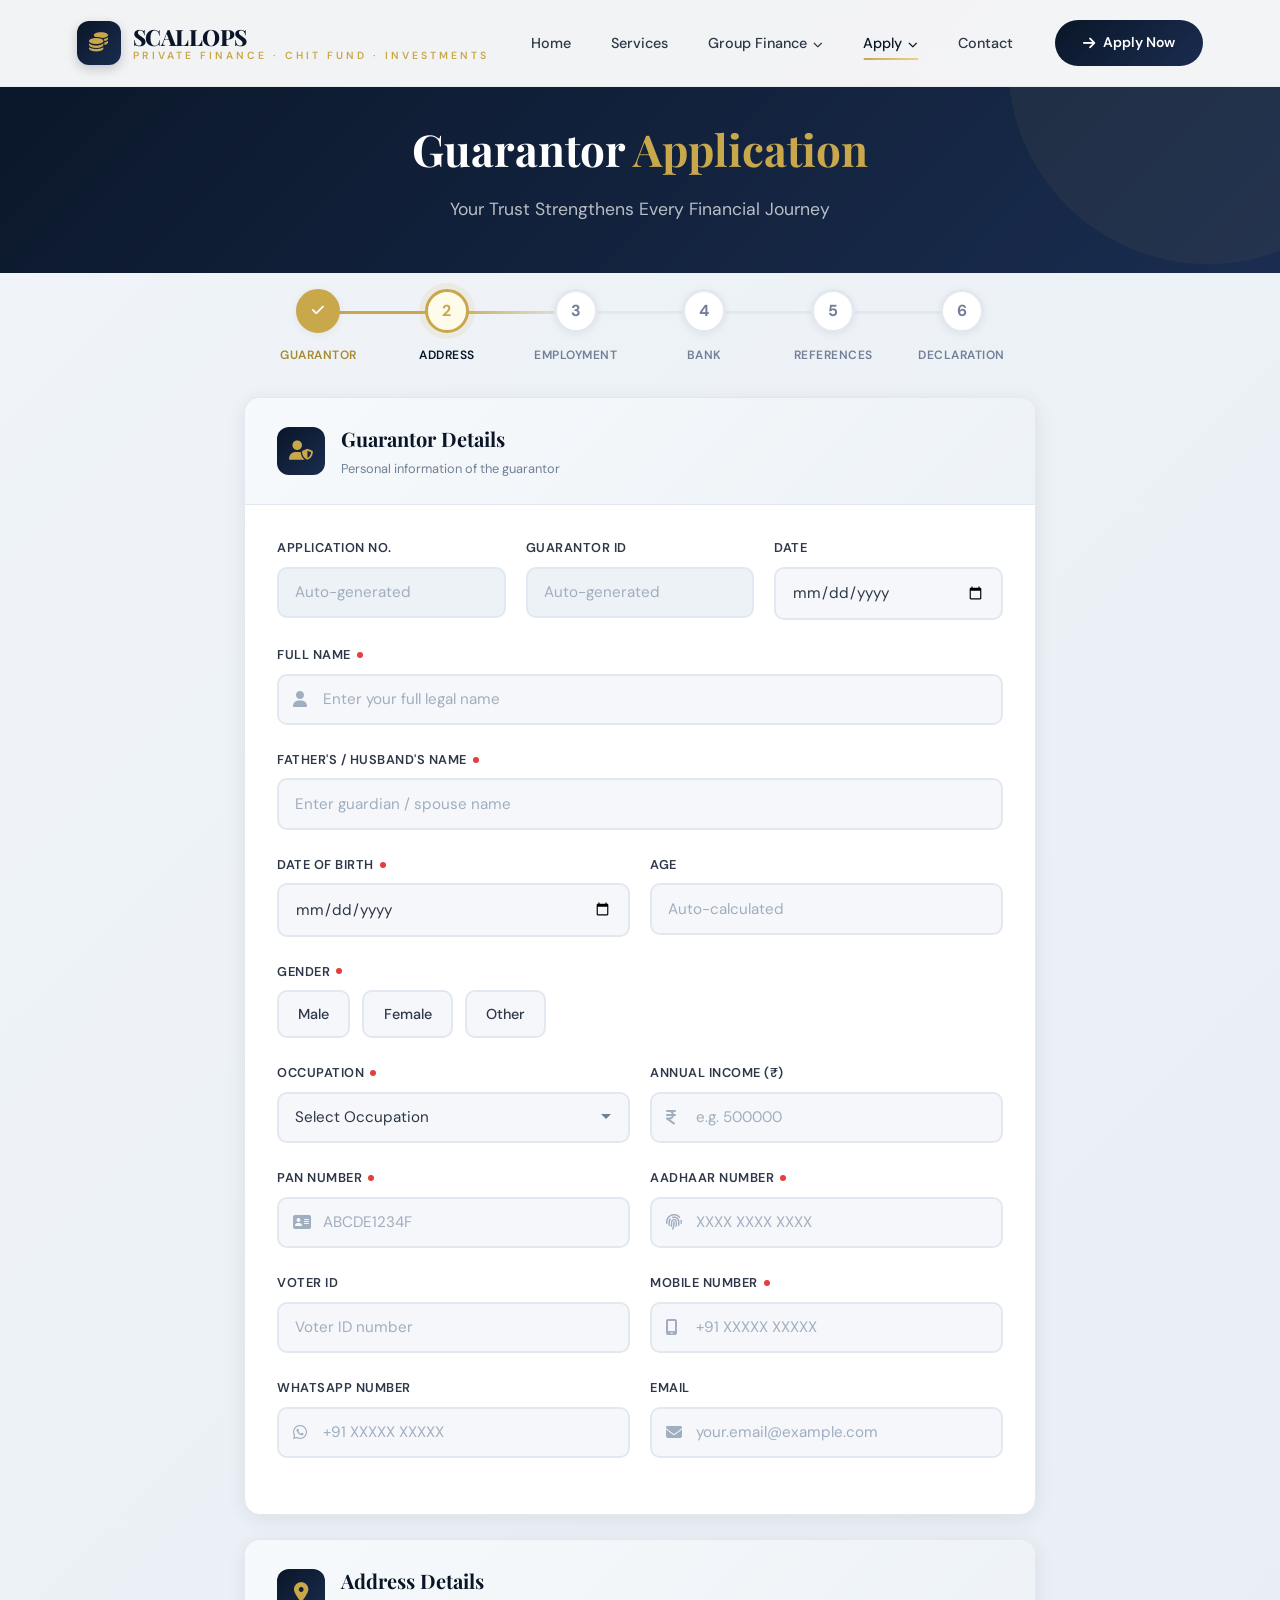
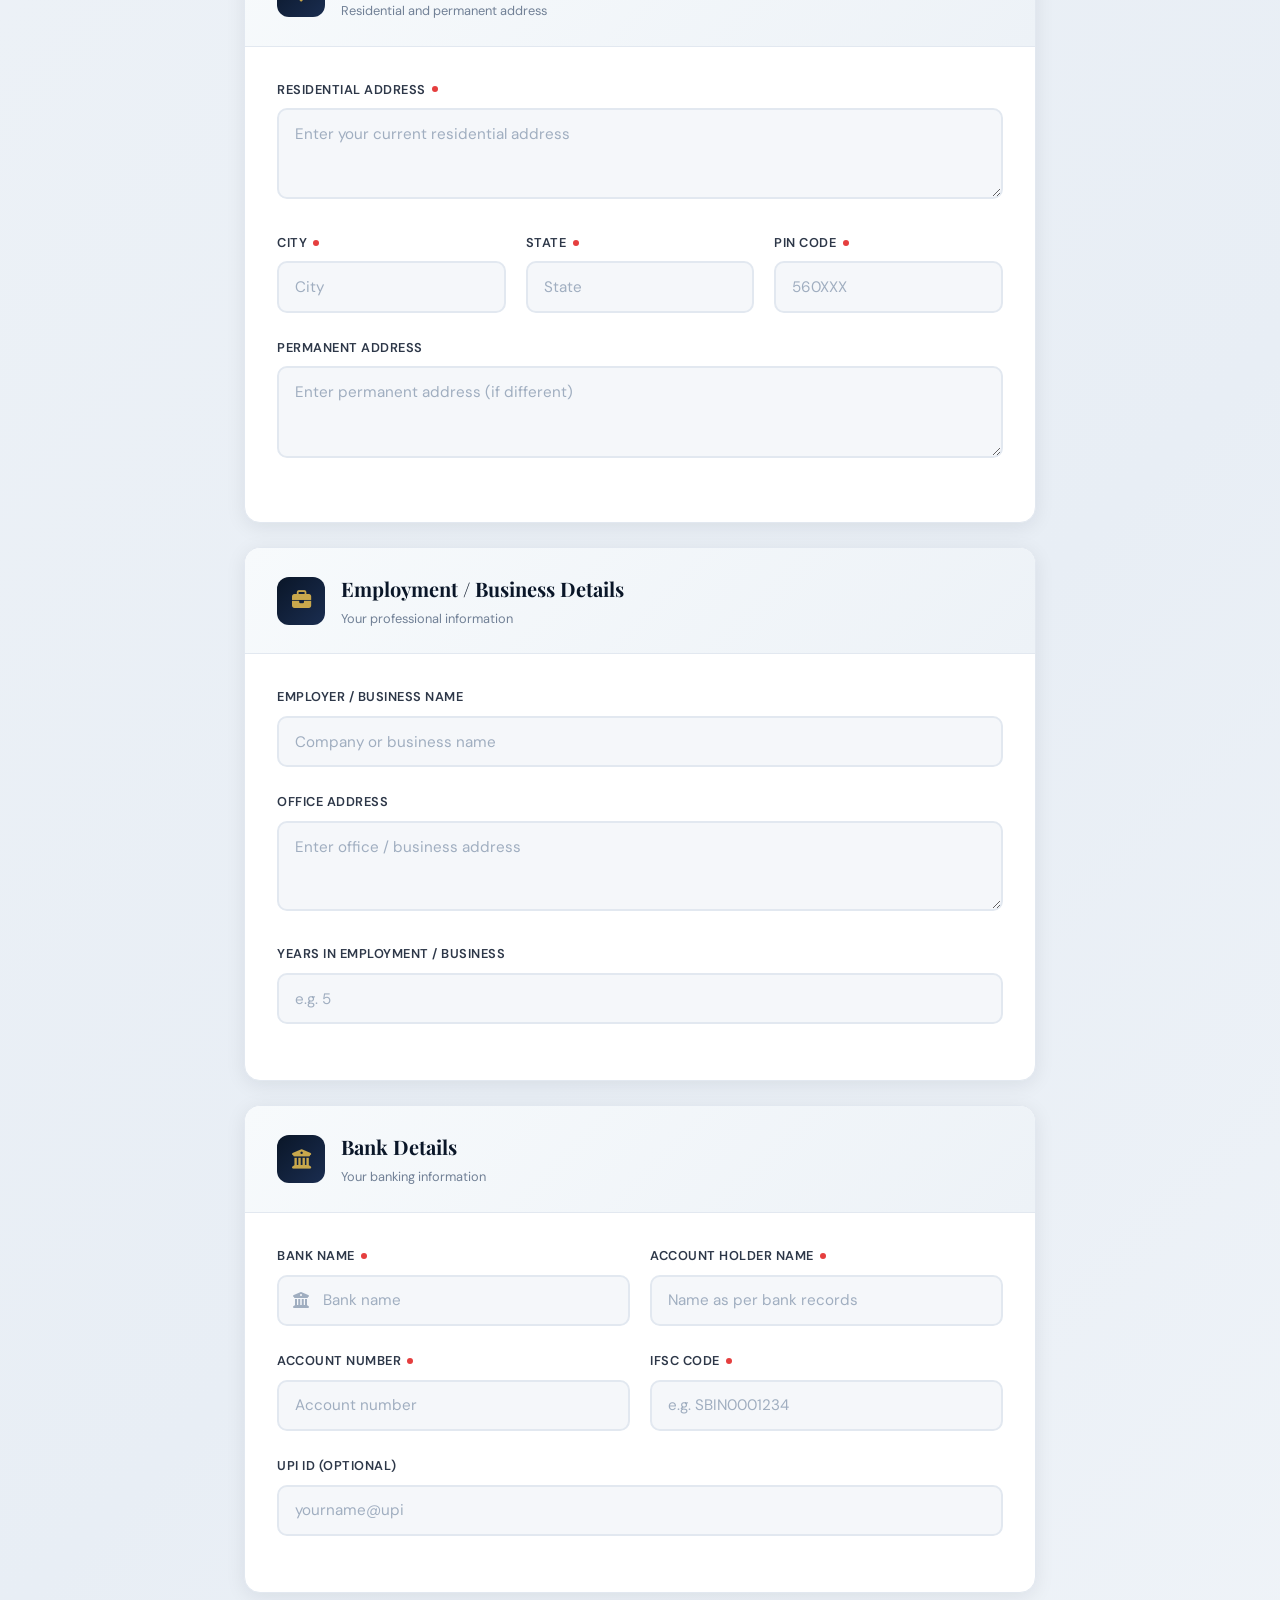
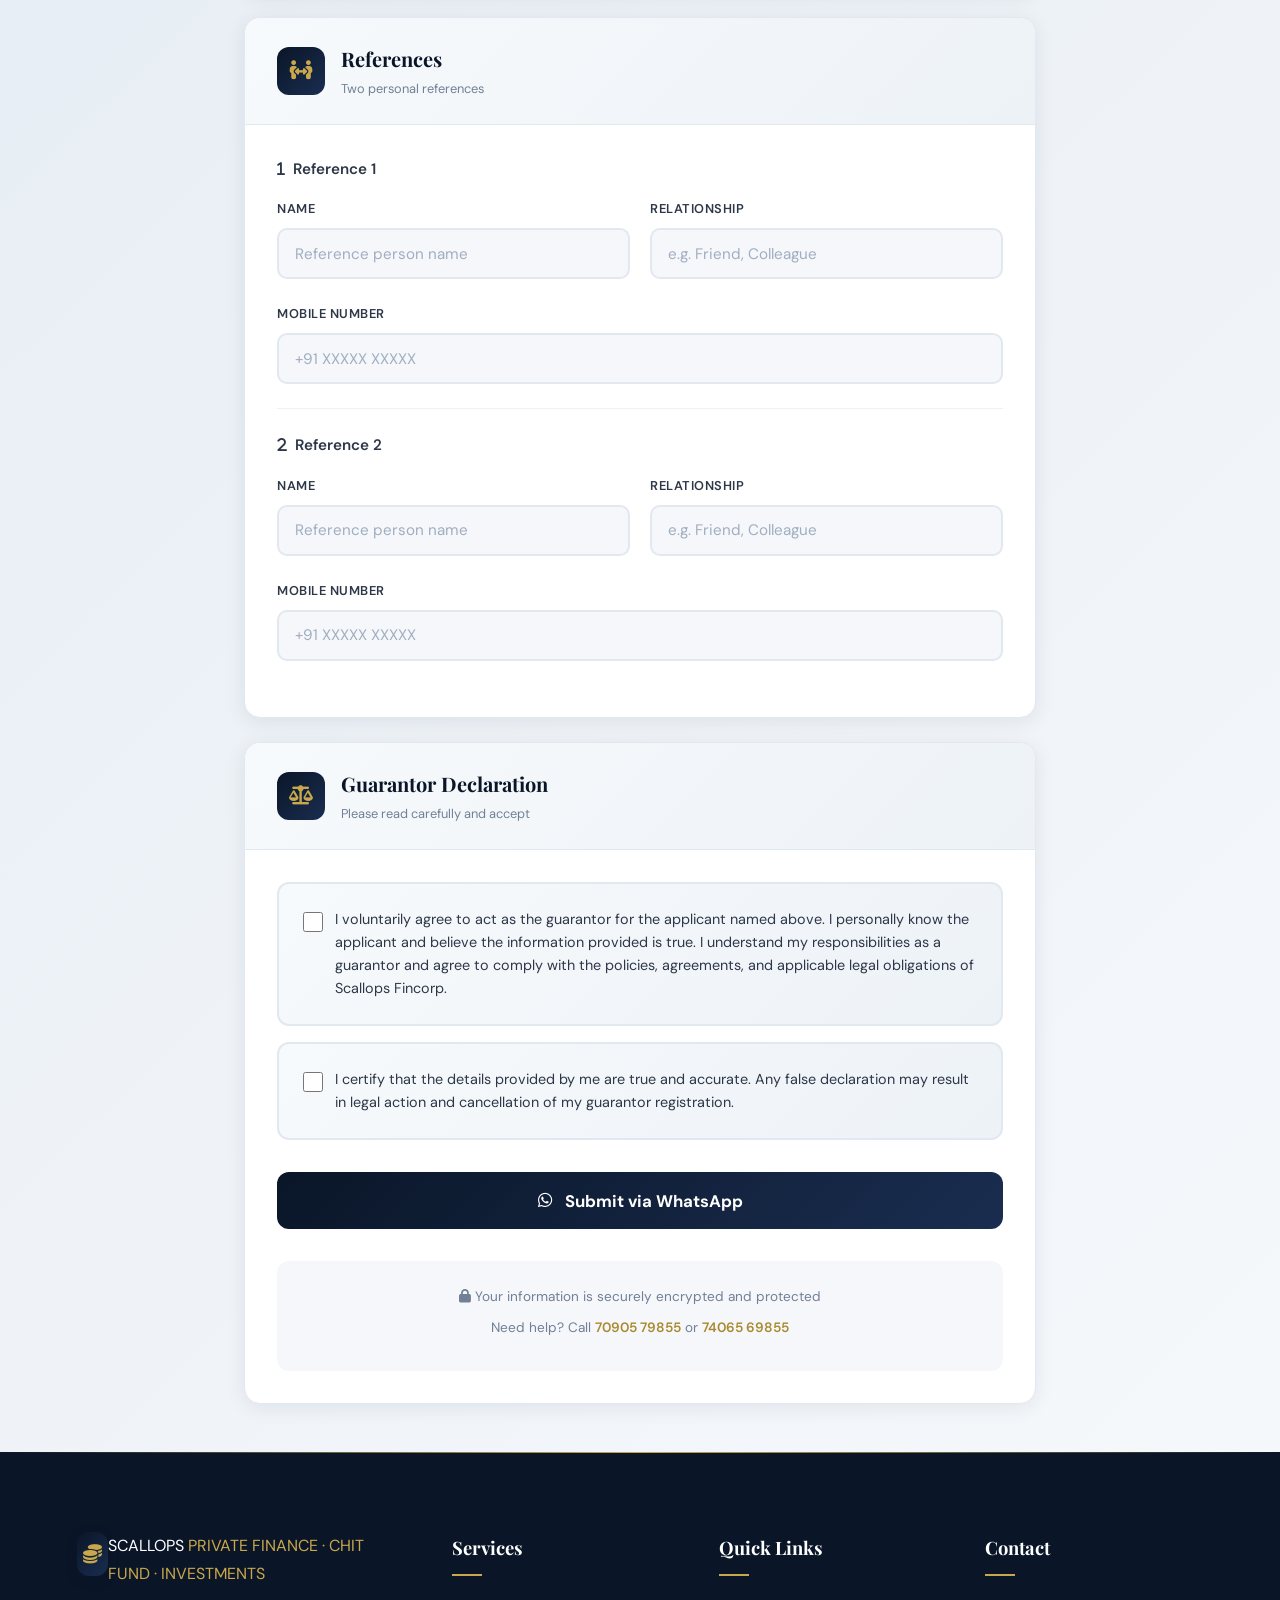
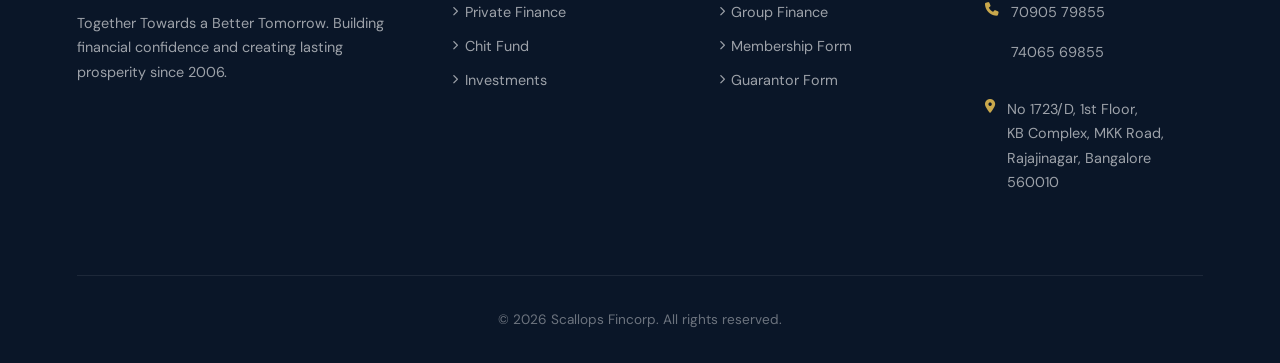
<file: forms/guarantor/index.html>
<!DOCTYPE html>
<html lang="en">
<head>
    <meta charset="UTF-8">
    <meta name="viewport" content="width=device-width, initial-scale=1.0">
    <title>Guarantor Application Form | Scallops Fincorp</title>
    <meta name="description" content="Apply as a guarantor for Scallops Fincorp membership. Your Trust Strengthens Every Financial Journey.">
    <link rel="preconnect" href="https://fonts.googleapis.com">
    <link rel="preconnect" href="https://fonts.gstatic.com" crossorigin>
    <link href="https://fonts.googleapis.com/css2?family=Playfair+Display:wght@400;600;700;800;900&family=Inter:wght@300;400;500;600;700;800&family=DM+Sans:wght@400;500;700&display=swap" rel="stylesheet">
    <link rel="stylesheet" href="https://cdnjs.cloudflare.com/ajax/libs/font-awesome/6.5.1/css/all.min.css">
    <link rel="stylesheet" href="../../css/style.css">
</head>
<body class="form-page">

    <!-- NAVBAR -->
    <nav class="navbar" id="navbar">
        <a href="../../index.html" class="logo">
            <div class="logo-icon"><i class="fa-solid fa-coins"></i></div>
            <div class="logo-text">
                SCALLOPS
                <span>PRIVATE FINANCE · CHIT FUND · INVESTMENTS</span>
            </div>
        </a>
        <button class="mobile-nav-toggle" id="mobileNavToggle" aria-label="Toggle Navigation">
            <i class="fa-solid fa-bars"></i>
        </button>
        <ul class="nav-links">
            <li><a href="../../index.html">Home</a></li>
            <li><a href="../../services/index.html">Services</a></li>
            <li class="dropdown">
                <a href="../../group-finance/index.html">Group Finance <i class="fa-solid fa-chevron-down" style="font-size: 0.6rem; margin-left: 2px;"></i></a>
                <ul class="dropdown-menu">
                    <li><a href="../../group-finance/salons/index.html"><i class="fa-solid fa-scissors" style="width: 16px; color: var(--gold);"></i> Salons & Parlours</a></li>
                    <li><a href="../../group-finance/meat-stalls/index.html"><i class="fa-solid fa-drumstick-bite" style="width: 16px; color: var(--gold);"></i> Meat & Fish Stalls</a></li>
                    <li><a href="../../group-finance/bakeries/index.html"><i class="fa-solid fa-bread-slice" style="width: 16px; color: var(--gold);"></i> Bakeries & Tea</a></li>
                </ul>
            </li>
            <li class="dropdown">
                <a href="#" class="active">Apply <i class="fa-solid fa-chevron-down" style="font-size: 0.6rem; margin-left: 2px;"></i></a>
                <ul class="dropdown-menu">
                    <li><a href="../membership/index.html"><i class="fa-solid fa-file-pen" style="width: 16px; color: var(--gold);"></i> Membership Form</a></li>
                    <li><a href="index.html" class="active"><i class="fa-solid fa-file-signature" style="width: 16px; color: var(--gold);"></i> Guarantor Form</a></li>
                </ul>
            </li>
            <li><a href="../../contact/index.html">Contact</a></li>
        </ul>
        <a href="../membership/index.html" class="btn-primary">
            <i class="fa-solid fa-arrow-right"></i> Apply Now
        </a>
    </nav>

    <!-- Form Header -->
    <div class="form-page-header">
        <h1>Guarantor <span>Application</span></h1>
        <p>Your Trust Strengthens Every Financial Journey</p>
    </div>

    <!-- Progress Steps -->
    <div class="form-progress">
        <div class="progress-step completed">
            <div class="step-circle"><i class="fa-solid fa-check" style="font-size: 0.85rem;"></i></div>
            <span class="step-label">Guarantor</span>
        </div>
        <div class="progress-step active">
            <div class="step-circle">2</div>
            <span class="step-label">Address</span>
        </div>
        <div class="progress-step">
            <div class="step-circle">3</div>
            <span class="step-label">Employment</span>
        </div>
        <div class="progress-step">
            <div class="step-circle">4</div>
            <span class="step-label">Bank</span>
        </div>
        <div class="progress-step">
            <div class="step-circle">5</div>
            <span class="step-label">References</span>
        </div>
        <div class="progress-step">
            <div class="step-circle">6</div>
            <span class="step-label">Declaration</span>
        </div>
    </div>

    <!-- Form Body -->
    <div class="form-container">
        <form id="guarantorForm" data-form-title="Guarantor Application" action="#" method="POST">

            <!-- Section 1: Guarantor Details -->
            <div class="form-section fade-in-section">
                <div class="form-section-header">
                    <div class="form-section-icon"><i class="fa-solid fa-user-shield"></i></div>
                    <h3>Guarantor Details <small>Personal information of the guarantor</small></h3>
                </div>
                <div class="form-section-body">
                    <div class="form-row-3">
                        <div class="form-group">
                            <label class="form-label">Application No.</label>
                            <input type="text" class="form-control" placeholder="Auto-generated" readonly style="background: #edf2f7;">
                        </div>
                        <div class="form-group">
                            <label class="form-label">Guarantor ID</label>
                            <input type="text" class="form-control" placeholder="Auto-generated" readonly style="background: #edf2f7;">
                        </div>
                        <div class="form-group">
                            <label class="form-label">Date</label>
                            <input type="date" class="form-control" required>
                        </div>
                    </div>
                    <div class="form-group">
                        <label class="form-label">Full Name <span class="required-dot"></span></label>
                        <div class="input-icon-wrapper">
                            <i class="fa-solid fa-user"></i>
                            <input type="text" class="form-control" placeholder="Enter your full legal name" required>
                        </div>
                    </div>
                    <div class="form-group">
                        <label class="form-label">Father's / Husband's Name <span class="required-dot"></span></label>
                        <input type="text" class="form-control" placeholder="Enter guardian / spouse name" required>
                    </div>
                    <div class="form-row">
                        <div class="form-group">
                            <label class="form-label">Date of Birth <span class="required-dot"></span></label>
                            <input type="date" class="form-control" required>
                        </div>
                        <div class="form-group">
                            <label class="form-label">Age</label>
                            <input type="number" class="form-control" placeholder="Auto-calculated" readonly>
                        </div>
                    </div>
                    <div class="form-group">
                        <label class="form-label">Gender <span class="required-dot"></span></label>
                        <div class="radio-group">
                            <div class="radio-option">
                                <input type="radio" id="g-gender-male" name="g-gender" value="Male" required>
                                <label for="g-gender-male">Male</label>
                            </div>
                            <div class="radio-option">
                                <input type="radio" id="g-gender-female" name="g-gender" value="Female">
                                <label for="g-gender-female">Female</label>
                            </div>
                            <div class="radio-option">
                                <input type="radio" id="g-gender-other" name="g-gender" value="Other">
                                <label for="g-gender-other">Other</label>
                            </div>
                        </div>
                    </div>
                    <div class="form-row">
                        <div class="form-group">
                            <label class="form-label">Occupation <span class="required-dot"></span></label>
                            <select class="form-control" required>
                                <option value="">Select Occupation</option>
                                <option value="Salaried">Salaried</option>
                                <option value="Business">Business</option>
                                <option value="Professional">Professional</option>
                                <option value="Self Employed">Self Employed</option>
                                <option value="Other">Other</option>
                            </select>
                        </div>
                        <div class="form-group">
                            <label class="form-label">Annual Income (₹)</label>
                            <div class="input-icon-wrapper">
                                <i class="fa-solid fa-indian-rupee-sign"></i>
                                <input type="number" class="form-control" placeholder="e.g. 500000">
                            </div>
                        </div>
                    </div>
                    <div class="form-row">
                        <div class="form-group">
                            <label class="form-label">PAN Number <span class="required-dot"></span></label>
                            <div class="input-icon-wrapper">
                                <i class="fa-solid fa-address-card"></i>
                                <input type="text" class="form-control" placeholder="ABCDE1234F" maxlength="10" required>
                            </div>
                        </div>
                        <div class="form-group">
                            <label class="form-label">Aadhaar Number <span class="required-dot"></span></label>
                            <div class="input-icon-wrapper">
                                <i class="fa-solid fa-fingerprint"></i>
                                <input type="text" class="form-control" placeholder="XXXX XXXX XXXX" maxlength="14" required>
                            </div>
                        </div>
                    </div>
                    <div class="form-row">
                        <div class="form-group">
                            <label class="form-label">Voter ID</label>
                            <input type="text" class="form-control" placeholder="Voter ID number">
                        </div>
                        <div class="form-group">
                            <label class="form-label">Mobile Number <span class="required-dot"></span></label>
                            <div class="input-icon-wrapper">
                                <i class="fa-solid fa-mobile-screen"></i>
                                <input type="tel" class="form-control" placeholder="+91 XXXXX XXXXX" required>
                            </div>
                        </div>
                    </div>
                    <div class="form-row">
                        <div class="form-group">
                            <label class="form-label">WhatsApp Number</label>
                            <div class="input-icon-wrapper">
                                <i class="fa-brands fa-whatsapp"></i>
                                <input type="tel" class="form-control" placeholder="+91 XXXXX XXXXX">
                            </div>
                        </div>
                        <div class="form-group">
                            <label class="form-label">Email</label>
                            <div class="input-icon-wrapper">
                                <i class="fa-solid fa-envelope"></i>
                                <input type="email" class="form-control" placeholder="your.email@example.com">
                            </div>
                        </div>
                    </div>
                </div>
            </div>

            <!-- Section 2: Address Details -->
            <div class="form-section fade-in-section">
                <div class="form-section-header">
                    <div class="form-section-icon"><i class="fa-solid fa-location-dot"></i></div>
                    <h3>Address Details <small>Residential and permanent address</small></h3>
                </div>
                <div class="form-section-body">
                    <div class="form-group">
                        <label class="form-label">Residential Address <span class="required-dot"></span></label>
                        <textarea class="form-control" rows="3" placeholder="Enter your current residential address" required></textarea>
                    </div>
                    <div class="form-row-3">
                        <div class="form-group">
                            <label class="form-label">City <span class="required-dot"></span></label>
                            <input type="text" class="form-control" placeholder="City" required>
                        </div>
                        <div class="form-group">
                            <label class="form-label">State <span class="required-dot"></span></label>
                            <input type="text" class="form-control" placeholder="State" required>
                        </div>
                        <div class="form-group">
                            <label class="form-label">PIN Code <span class="required-dot"></span></label>
                            <input type="text" class="form-control" placeholder="560XXX" maxlength="6" required>
                        </div>
                    </div>
                    <div class="form-group">
                        <label class="form-label">Permanent Address</label>
                        <textarea class="form-control" rows="3" placeholder="Enter permanent address (if different)"></textarea>
                    </div>
                </div>
            </div>

            <!-- Section 3: Employment / Business Details -->
            <div class="form-section fade-in-section">
                <div class="form-section-header">
                    <div class="form-section-icon"><i class="fa-solid fa-briefcase"></i></div>
                    <h3>Employment / Business Details <small>Your professional information</small></h3>
                </div>
                <div class="form-section-body">
                    <div class="form-group">
                        <label class="form-label">Employer / Business Name</label>
                        <input type="text" class="form-control" placeholder="Company or business name">
                    </div>
                    <div class="form-group">
                        <label class="form-label">Office Address</label>
                        <textarea class="form-control" rows="2" placeholder="Enter office / business address"></textarea>
                    </div>
                    <div class="form-group">
                        <label class="form-label">Years in Employment / Business</label>
                        <input type="number" class="form-control" placeholder="e.g. 5">
                    </div>
                </div>
            </div>

            <!-- Section 4: Bank Details -->
            <div class="form-section fade-in-section">
                <div class="form-section-header">
                    <div class="form-section-icon"><i class="fa-solid fa-building-columns"></i></div>
                    <h3>Bank Details <small>Your banking information</small></h3>
                </div>
                <div class="form-section-body">
                    <div class="form-row">
                        <div class="form-group">
                            <label class="form-label">Bank Name <span class="required-dot"></span></label>
                            <div class="input-icon-wrapper">
                                <i class="fa-solid fa-building-columns"></i>
                                <input type="text" class="form-control" placeholder="Bank name" required>
                            </div>
                        </div>
                        <div class="form-group">
                            <label class="form-label">Account Holder Name <span class="required-dot"></span></label>
                            <input type="text" class="form-control" placeholder="Name as per bank records" required>
                        </div>
                    </div>
                    <div class="form-row">
                        <div class="form-group">
                            <label class="form-label">Account Number <span class="required-dot"></span></label>
                            <input type="text" class="form-control" placeholder="Account number" required>
                        </div>
                        <div class="form-group">
                            <label class="form-label">IFSC Code <span class="required-dot"></span></label>
                            <input type="text" class="form-control" placeholder="e.g. SBIN0001234" required>
                        </div>
                    </div>
                    <div class="form-group">
                        <label class="form-label">UPI ID (Optional)</label>
                        <input type="text" class="form-control" placeholder="yourname@upi">
                    </div>
                </div>
            </div>

            <!-- Section 5: References -->
            <div class="form-section fade-in-section">
                <div class="form-section-header">
                    <div class="form-section-icon"><i class="fa-solid fa-people-arrows"></i></div>
                    <h3>References <small>Two personal references</small></h3>
                </div>
                <div class="form-section-body">
                    <h4 style="font-weight: 600; color: var(--primary-color); margin-bottom: 1rem; font-size: 0.95rem;"><i class="fa-solid fa-1" style="color: var(--secondary-color); margin-right: 0.5rem;"></i>Reference 1</h4>
                    <div class="form-row">
                        <div class="form-group">
                            <label class="form-label">Name</label>
                            <input type="text" class="form-control" placeholder="Reference person name">
                        </div>
                        <div class="form-group">
                            <label class="form-label">Relationship</label>
                            <input type="text" class="form-control" placeholder="e.g. Friend, Colleague">
                        </div>
                    </div>
                    <div class="form-group">
                        <label class="form-label">Mobile Number</label>
                        <input type="tel" class="form-control" placeholder="+91 XXXXX XXXXX">
                    </div>

                    <hr style="border: none; border-top: 1px solid #edf2f7; margin: 1.5rem 0;">

                    <h4 style="font-weight: 600; color: var(--primary-color); margin-bottom: 1rem; font-size: 0.95rem;"><i class="fa-solid fa-2" style="color: var(--secondary-color); margin-right: 0.5rem;"></i>Reference 2</h4>
                    <div class="form-row">
                        <div class="form-group">
                            <label class="form-label">Name</label>
                            <input type="text" class="form-control" placeholder="Reference person name">
                        </div>
                        <div class="form-group">
                            <label class="form-label">Relationship</label>
                            <input type="text" class="form-control" placeholder="e.g. Friend, Colleague">
                        </div>
                    </div>
                    <div class="form-group">
                        <label class="form-label">Mobile Number</label>
                        <input type="tel" class="form-control" placeholder="+91 XXXXX XXXXX">
                    </div>
                </div>
            </div>

            <!-- Section 6: Guarantor Declaration -->
            <div class="form-section fade-in-section">
                <div class="form-section-header">
                    <div class="form-section-icon"><i class="fa-solid fa-scale-balanced"></i></div>
                    <h3>Guarantor Declaration <small>Please read carefully and accept</small></h3>
                </div>
                <div class="form-section-body">
                    <div class="declaration-box">
                        <label>
                            <input type="checkbox" required>
                            <span>I voluntarily agree to act as the guarantor for the applicant named above. I personally know the applicant and believe the information provided is true. I understand my responsibilities as a guarantor and agree to comply with the policies, agreements, and applicable legal obligations of Scallops Fincorp.</span>
                        </label>
                    </div>
                    <div class="declaration-box" style="margin-top: 1rem;">
                        <label>
                            <input type="checkbox" required>
                            <span>I certify that the details provided by me are true and accurate. Any false declaration may result in legal action and cancellation of my guarantor registration.</span>
                        </label>
                    </div>
                    <div style="margin-top: 2rem;">
                        <button type="submit" class="form-submit-btn">
                            <i class="fa-brands fa-whatsapp"></i>
                            Submit via WhatsApp
                        </button>
                    </div>
                    <div class="form-footer-info">
                        <p><i class="fa-solid fa-lock" style="color: var(--secondary-color);"></i> Your information is securely encrypted and protected</p>
                        <p>Need help? Call <a href="tel:+917090579855">70905 79855</a> or <a href="tel:+917406569855">74065 69855</a></p>
                    </div>
                </div>
            </div>

        </form>
    </div>

    <footer id="contact">
        <div class="footer-content">
            <div class="footer-col">
                <a href="../../index.html" class="logo" style="margin-bottom: 1.5rem; display: inline-flex;">
                    <div class="logo-icon"><i class="fa-solid fa-coins"></i></div>
                    <div class="logo-text" style="color: white;">
                        SCALLOPS
                        <span style="color: var(--gold);">PRIVATE FINANCE · CHIT FUND · INVESTMENTS</span>
                    </div>
                </a>
                <p>Together Towards a Better Tomorrow. Building financial confidence and creating lasting prosperity since 2006.</p>
            </div>
            <div class="footer-col">
                <h4>Services</h4>
                <ul class="footer-links">
                    <li><a href="../../services/index.html"><i class="fa-solid fa-chevron-right" style="font-size: 0.6rem;"></i> Private Finance</a></li>
                    <li><a href="../../services/index.html"><i class="fa-solid fa-chevron-right" style="font-size: 0.6rem;"></i> Chit Fund</a></li>
                    <li><a href="../../services/index.html"><i class="fa-solid fa-chevron-right" style="font-size: 0.6rem;"></i> Investments</a></li>
                </ul>
            </div>
            <div class="footer-col">
                <h4>Quick Links</h4>
                <ul class="footer-links">
                    <li><a href="../../group-finance/index.html"><i class="fa-solid fa-chevron-right" style="font-size: 0.6rem;"></i> Group Finance</a></li>
                    <li><a href="../membership/index.html"><i class="fa-solid fa-chevron-right" style="font-size: 0.6rem;"></i> Membership Form</a></li>
                    <li><a href="index.html"><i class="fa-solid fa-chevron-right" style="font-size: 0.6rem;"></i> Guarantor Form</a></li>
                </ul>
            </div>
            <div class="footer-col">
                <h4>Contact</h4>
                <ul class="contact-info">
                    <li>
                        <i class="fa-solid fa-phone"></i>
                        <div>
                            <p>70905 79855</p>
                            <p>74065 69855</p>
                        </div>
                    </li>
                    <li>
                        <i class="fa-solid fa-location-dot"></i>
                        <p>No 1723/D, 1st Floor,<br>KB Complex, MKK Road,<br>Rajajinagar, Bangalore 560010</p>
                    </li>
                </ul>
            </div>
        </div>
        <div class="footer-bottom">
            <p>&copy; 2026 Scallops Fincorp. All rights reserved.</p>
        </div>
    </footer>

    <script src="../../js/script.js"></script>
</body>
</html>
</file>
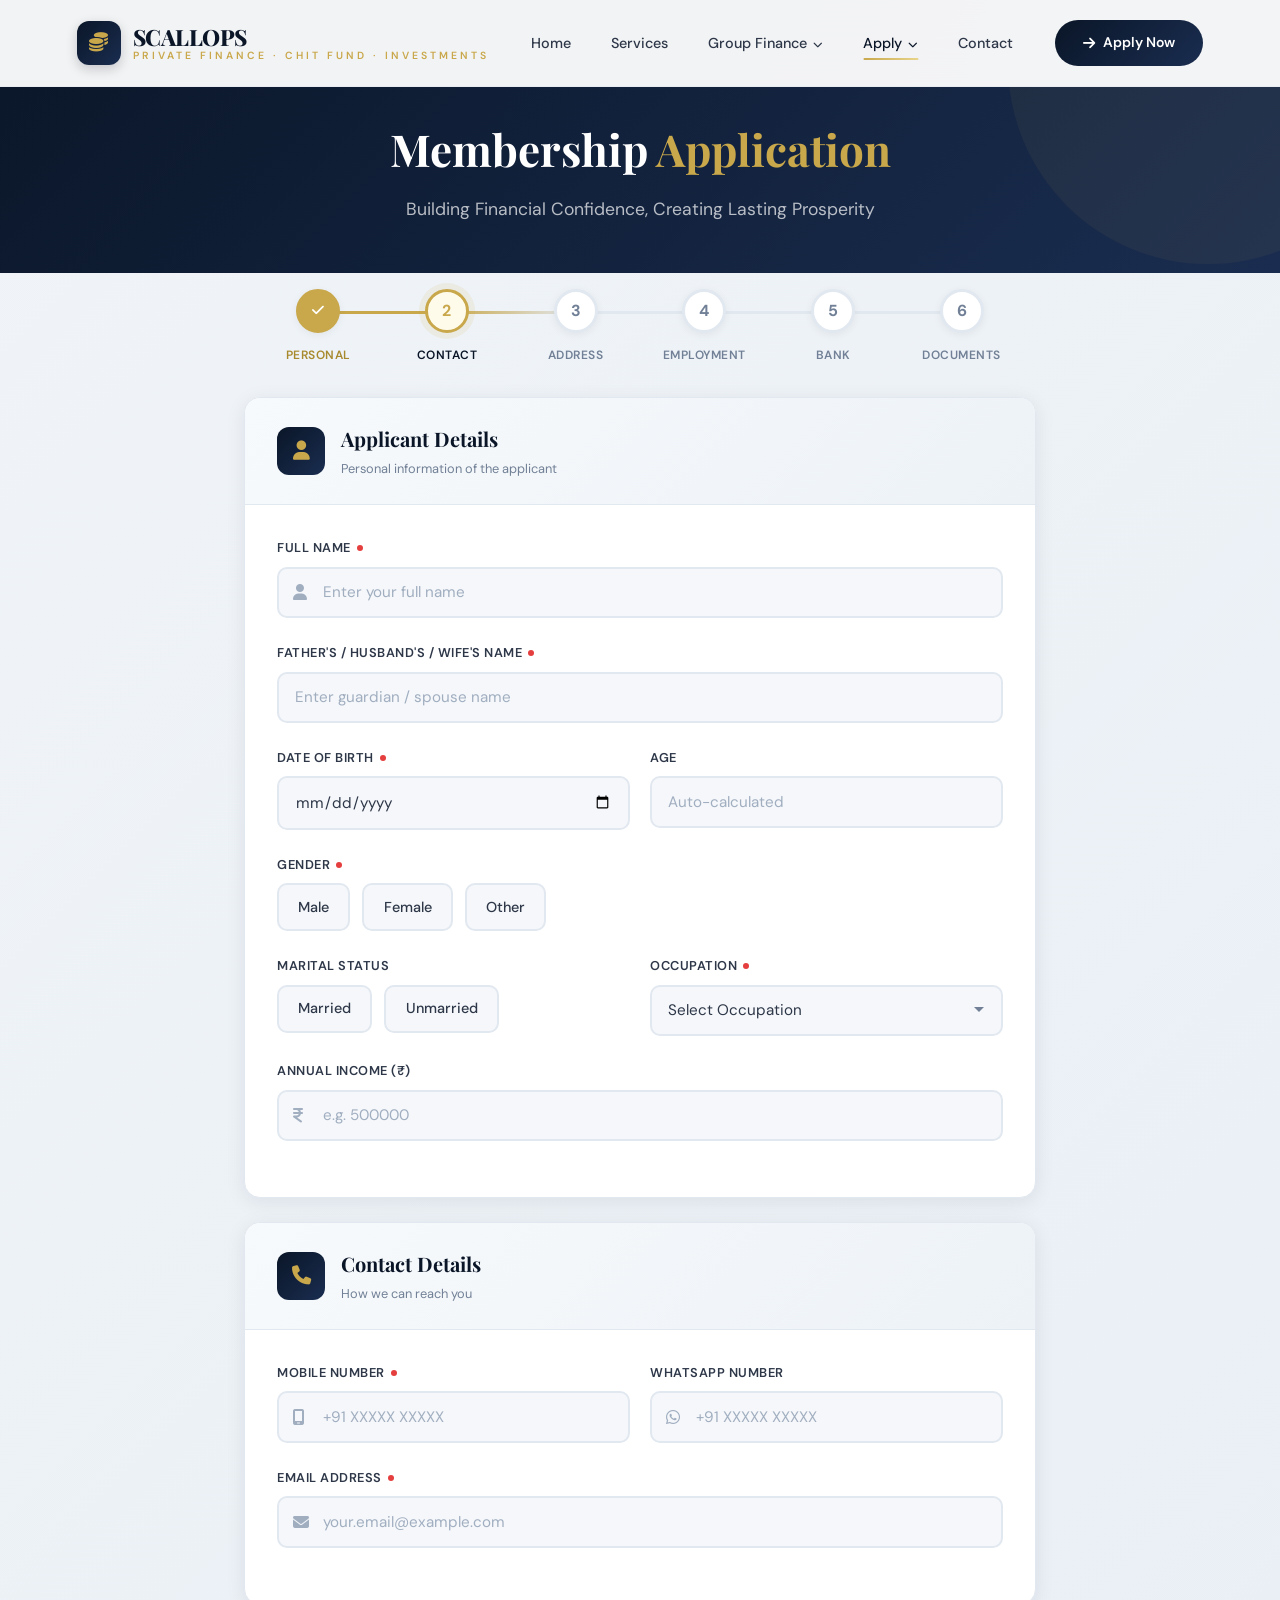
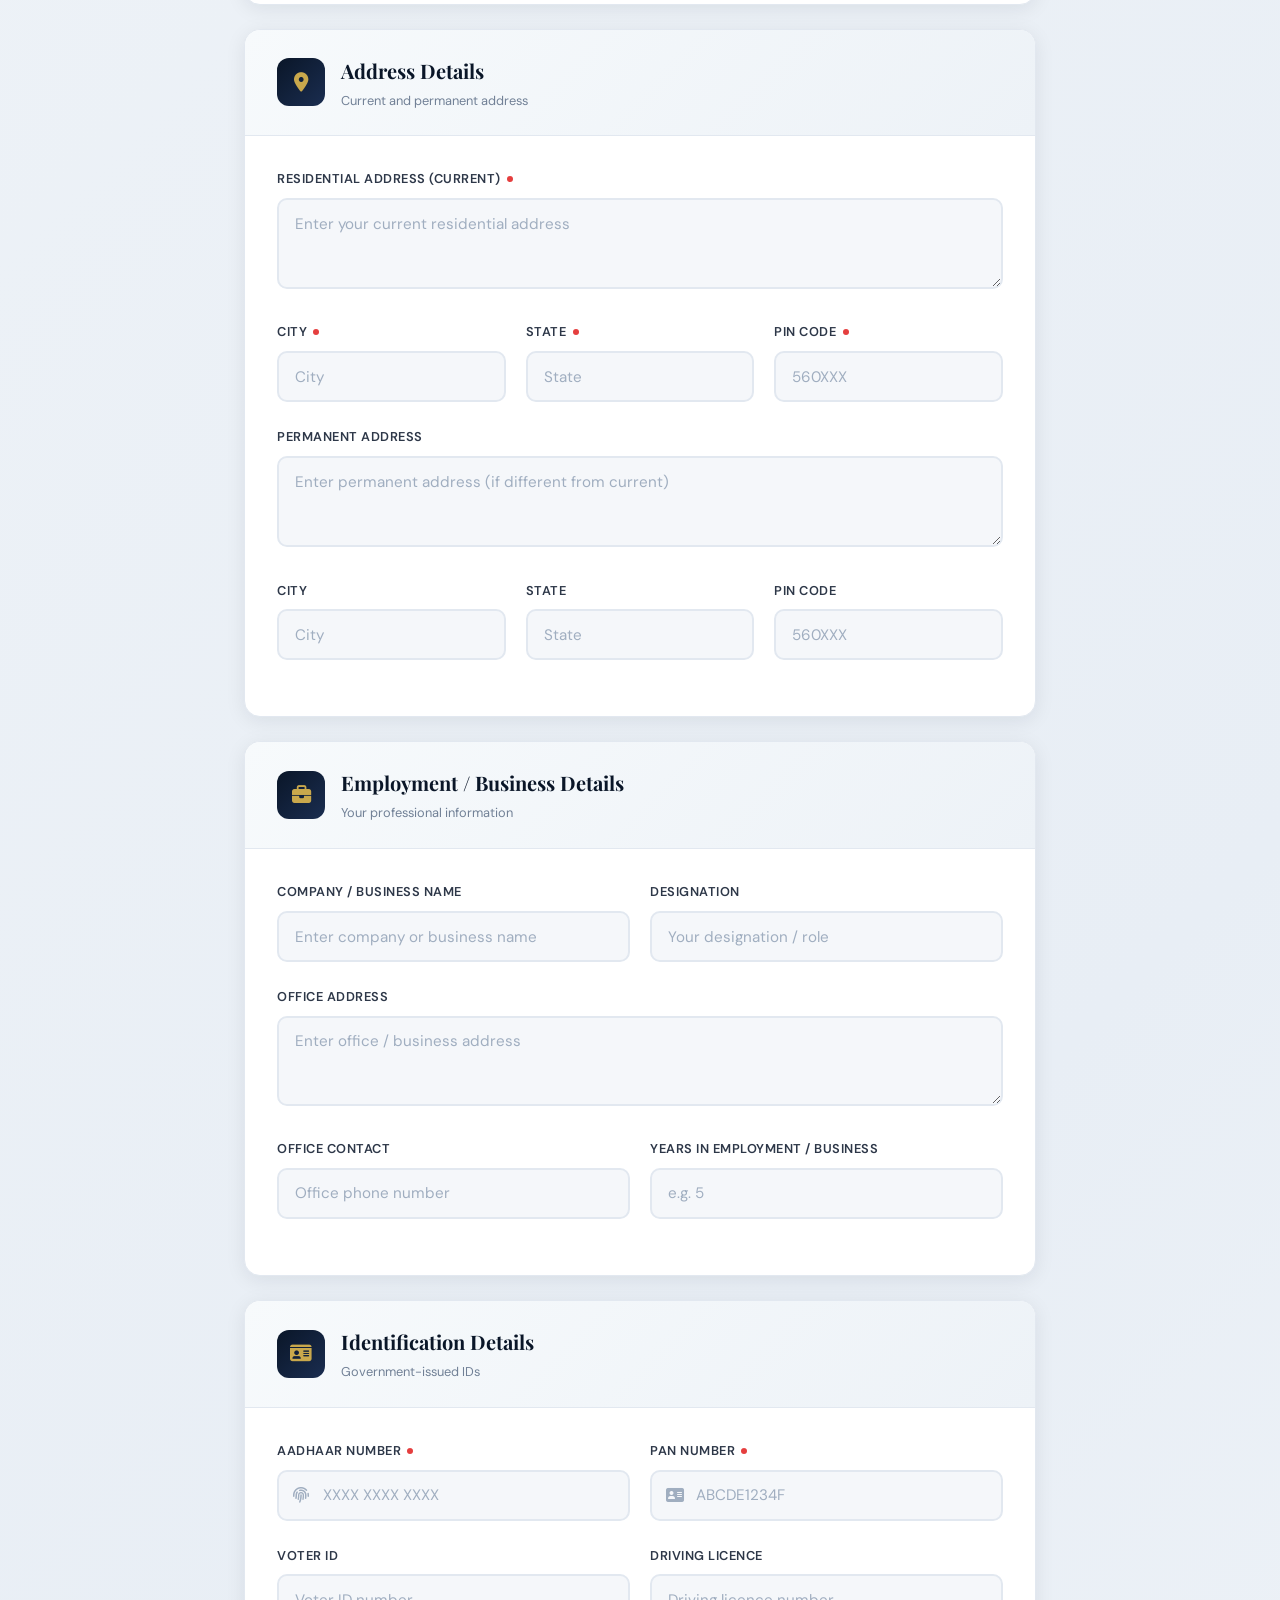
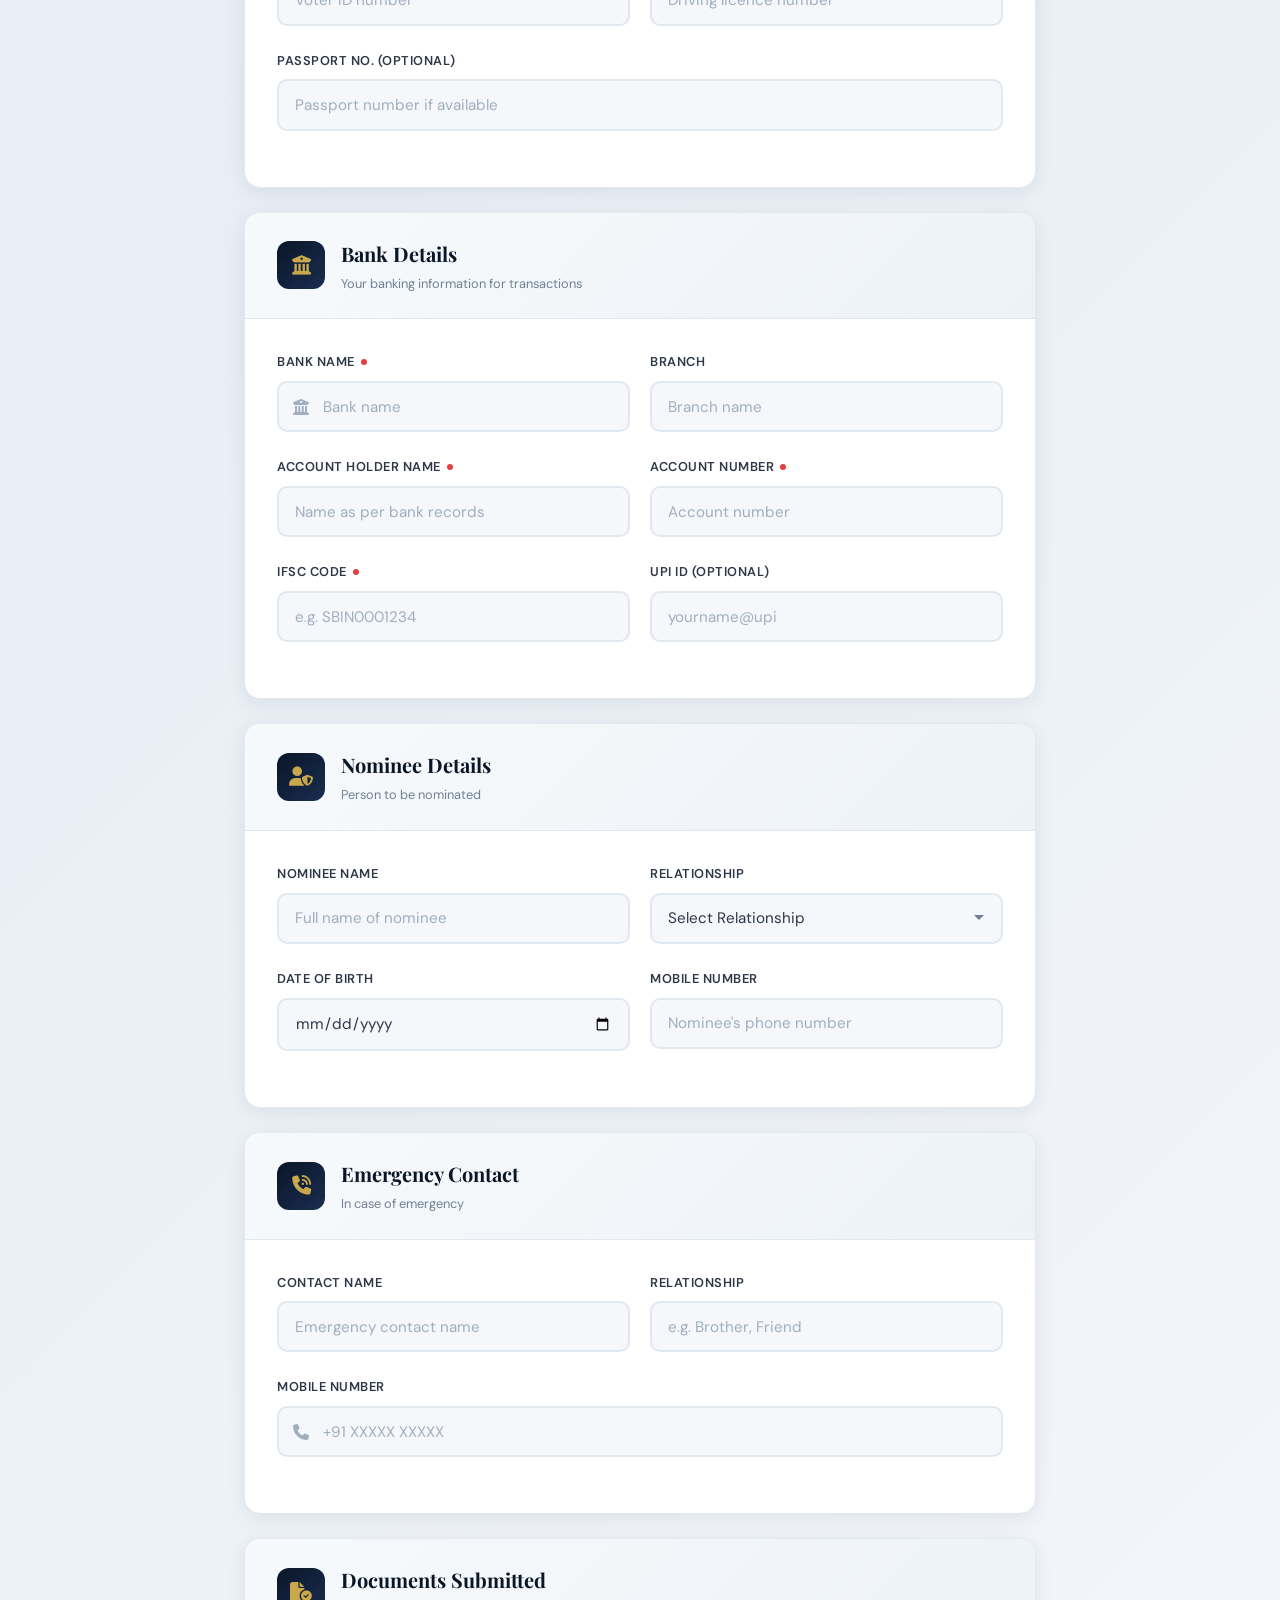
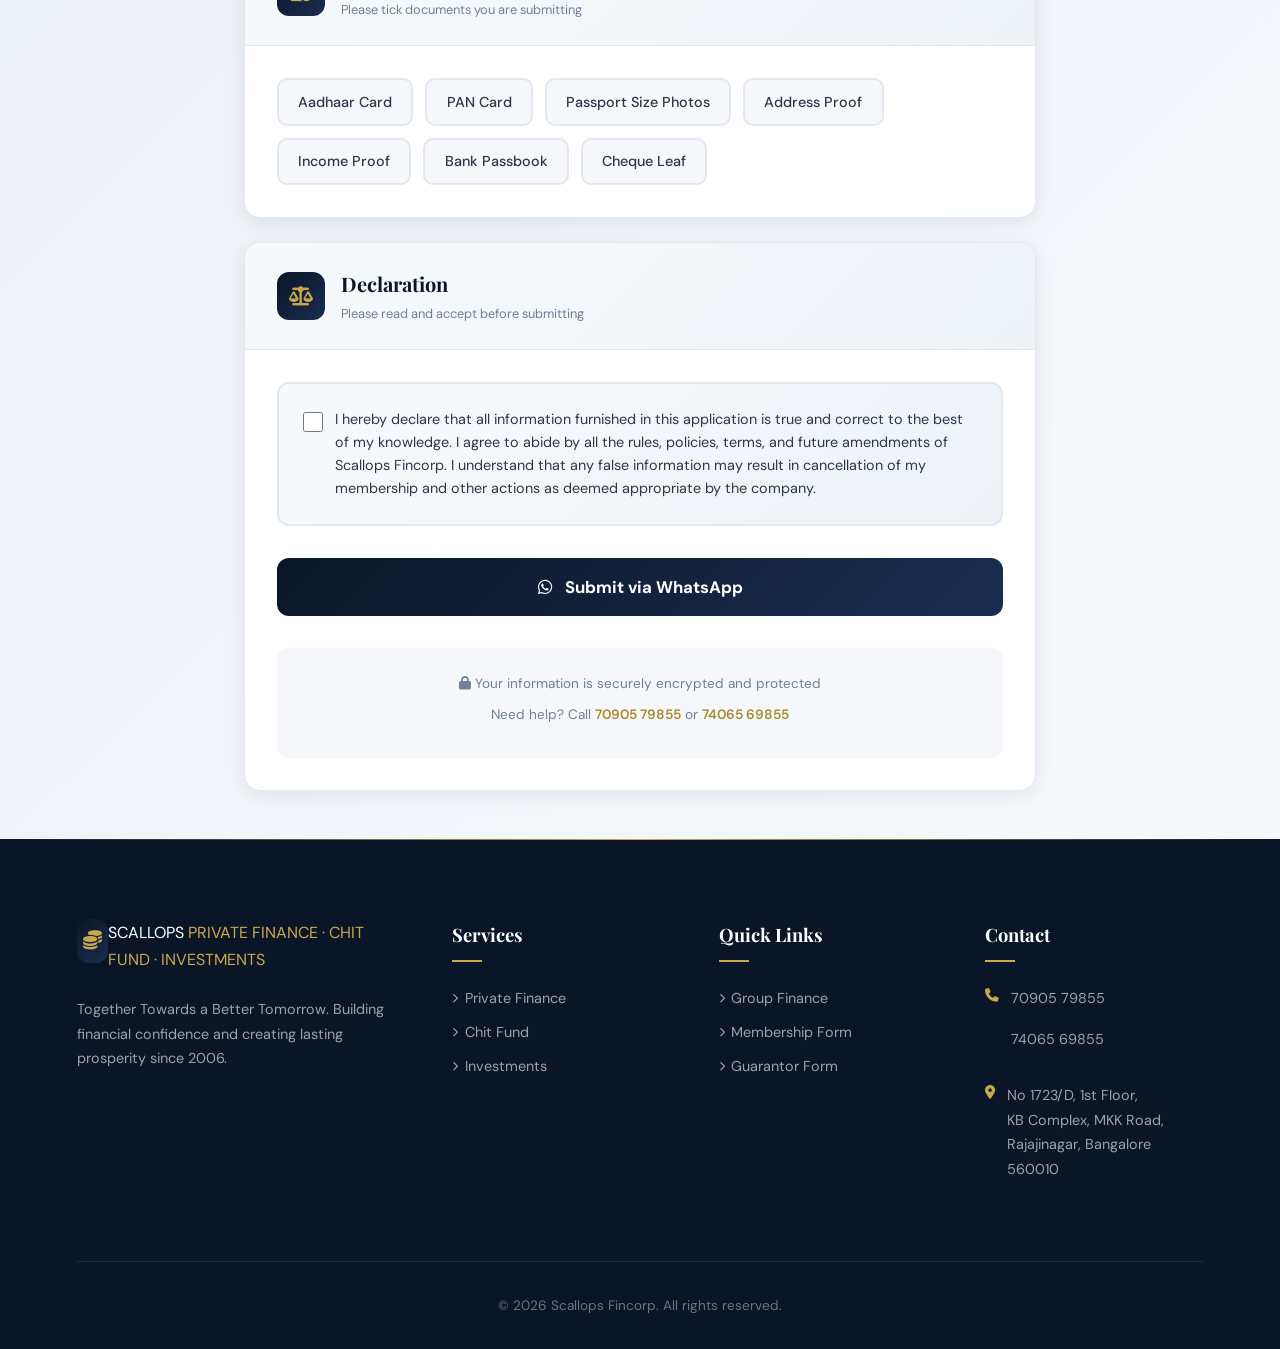
<file: forms/membership/index.html>
<!DOCTYPE html>
<html lang="en">
<head>
    <meta charset="UTF-8">
    <meta name="viewport" content="width=device-width, initial-scale=1.0">
    <title>Membership Application Form | Scallops Fincorp</title>
    <meta name="description" content="Apply for Scallops Fincorp membership. Building Financial Confidence, Creating Lasting Prosperity.">
    <link rel="preconnect" href="https://fonts.googleapis.com">
    <link rel="preconnect" href="https://fonts.gstatic.com" crossorigin>
    <link href="https://fonts.googleapis.com/css2?family=Playfair+Display:wght@400;600;700;800;900&family=Inter:wght@300;400;500;600;700;800&family=DM+Sans:wght@400;500;700&display=swap" rel="stylesheet">
    <link rel="stylesheet" href="https://cdnjs.cloudflare.com/ajax/libs/font-awesome/6.5.1/css/all.min.css">
    <link rel="stylesheet" href="../../css/style.css">
</head>
<body class="form-page">

    <!-- NAVBAR -->
    <nav class="navbar" id="navbar">
        <a href="../../index.html" class="logo">
            <div class="logo-icon"><i class="fa-solid fa-coins"></i></div>
            <div class="logo-text">
                SCALLOPS
                <span>PRIVATE FINANCE · CHIT FUND · INVESTMENTS</span>
            </div>
        </a>
        <button class="mobile-nav-toggle" id="mobileNavToggle" aria-label="Toggle Navigation">
            <i class="fa-solid fa-bars"></i>
        </button>
        <ul class="nav-links">
            <li><a href="../../index.html">Home</a></li>
            <li><a href="../../services/index.html">Services</a></li>
            <li class="dropdown">
                <a href="../../group-finance/index.html">Group Finance <i class="fa-solid fa-chevron-down" style="font-size: 0.6rem; margin-left: 2px;"></i></a>
                <ul class="dropdown-menu">
                    <li><a href="../../group-finance/salons/index.html"><i class="fa-solid fa-scissors" style="width: 16px; color: var(--gold);"></i> Salons & Parlours</a></li>
                    <li><a href="../../group-finance/meat-stalls/index.html"><i class="fa-solid fa-drumstick-bite" style="width: 16px; color: var(--gold);"></i> Meat & Fish Stalls</a></li>
                    <li><a href="../../group-finance/bakeries/index.html"><i class="fa-solid fa-bread-slice" style="width: 16px; color: var(--gold);"></i> Bakeries & Tea</a></li>
                </ul>
            </li>
            <li class="dropdown">
                <a href="#" class="active">Apply <i class="fa-solid fa-chevron-down" style="font-size: 0.6rem; margin-left: 2px;"></i></a>
                <ul class="dropdown-menu">
                    <li><a href="index.html" class="active"><i class="fa-solid fa-file-pen" style="width: 16px; color: var(--gold);"></i> Membership Form</a></li>
                    <li><a href="../guarantor/index.html"><i class="fa-solid fa-file-signature" style="width: 16px; color: var(--gold);"></i> Guarantor Form</a></li>
                </ul>
            </li>
            <li><a href="../../contact/index.html">Contact</a></li>
        </ul>
        <a href="index.html" class="btn-primary">
            <i class="fa-solid fa-arrow-right"></i> Apply Now
        </a>
    </nav>

    <!-- Form Header -->
    <div class="form-page-header">
        <h1>Membership <span>Application</span></h1>
        <p>Building Financial Confidence, Creating Lasting Prosperity</p>
    </div>

    <!-- Progress Steps -->
    <div class="form-progress">
        <div class="progress-step completed">
            <div class="step-circle"><i class="fa-solid fa-check" style="font-size: 0.85rem;"></i></div>
            <span class="step-label">Personal</span>
        </div>
        <div class="progress-step active">
            <div class="step-circle">2</div>
            <span class="step-label">Contact</span>
        </div>
        <div class="progress-step">
            <div class="step-circle">3</div>
            <span class="step-label">Address</span>
        </div>
        <div class="progress-step">
            <div class="step-circle">4</div>
            <span class="step-label">Employment</span>
        </div>
        <div class="progress-step">
            <div class="step-circle">5</div>
            <span class="step-label">Bank</span>
        </div>
        <div class="progress-step">
            <div class="step-circle">6</div>
            <span class="step-label">Documents</span>
        </div>
    </div>

    <!-- Form Body -->
    <div class="form-container">
        <form id="membershipForm" data-form-title="Membership Application" action="#" method="POST">

            <!-- Section 1: Applicant Details -->
            <div class="form-section fade-in-section">
                <div class="form-section-header">
                    <div class="form-section-icon"><i class="fa-solid fa-user"></i></div>
                    <h3>Applicant Details <small>Personal information of the applicant</small></h3>
                </div>
                <div class="form-section-body">
                    <div class="form-group">
                        <label class="form-label">Full Name <span class="required-dot"></span></label>
                        <div class="input-icon-wrapper">
                            <i class="fa-solid fa-user"></i>
                            <input type="text" class="form-control" placeholder="Enter your full name" required>
                        </div>
                    </div>
                    <div class="form-group">
                        <label class="form-label">Father's / Husband's / Wife's Name <span class="required-dot"></span></label>
                        <input type="text" class="form-control" placeholder="Enter guardian / spouse name" required>
                    </div>
                    <div class="form-row">
                        <div class="form-group">
                            <label class="form-label">Date of Birth <span class="required-dot"></span></label>
                            <input type="date" class="form-control" required>
                        </div>
                        <div class="form-group">
                            <label class="form-label">Age</label>
                            <input type="number" class="form-control" placeholder="Auto-calculated" readonly>
                        </div>
                    </div>
                    <div class="form-group">
                        <label class="form-label">Gender <span class="required-dot"></span></label>
                        <div class="radio-group">
                            <div class="radio-option">
                                <input type="radio" id="gender-male" name="gender" value="Male" required>
                                <label for="gender-male">Male</label>
                            </div>
                            <div class="radio-option">
                                <input type="radio" id="gender-female" name="gender" value="Female">
                                <label for="gender-female">Female</label>
                            </div>
                            <div class="radio-option">
                                <input type="radio" id="gender-other" name="gender" value="Other">
                                <label for="gender-other">Other</label>
                            </div>
                        </div>
                    </div>
                    <div class="form-row">
                        <div class="form-group">
                            <label class="form-label">Marital Status</label>
                            <div class="radio-group">
                                <div class="radio-option">
                                    <input type="radio" id="ms-married" name="marital" value="Married">
                                    <label for="ms-married">Married</label>
                                </div>
                                <div class="radio-option">
                                    <input type="radio" id="ms-unmarried" name="marital" value="Unmarried">
                                    <label for="ms-unmarried">Unmarried</label>
                                </div>
                            </div>
                        </div>
                        <div class="form-group">
                            <label class="form-label">Occupation <span class="required-dot"></span></label>
                            <select class="form-control" required>
                                <option value="">Select Occupation</option>
                                <option value="Salaried">Salaried</option>
                                <option value="Business">Business</option>
                                <option value="Professional">Professional</option>
                                <option value="Self Employed">Self Employed</option>
                                <option value="Other">Other</option>
                            </select>
                        </div>
                    </div>
                    <div class="form-group">
                        <label class="form-label">Annual Income (₹)</label>
                        <div class="input-icon-wrapper">
                            <i class="fa-solid fa-indian-rupee-sign"></i>
                            <input type="number" class="form-control" placeholder="e.g. 500000">
                        </div>
                    </div>
                </div>
            </div>

            <!-- Section 2: Contact Details -->
            <div class="form-section fade-in-section">
                <div class="form-section-header">
                    <div class="form-section-icon"><i class="fa-solid fa-phone"></i></div>
                    <h3>Contact Details <small>How we can reach you</small></h3>
                </div>
                <div class="form-section-body">
                    <div class="form-row">
                        <div class="form-group">
                            <label class="form-label">Mobile Number <span class="required-dot"></span></label>
                            <div class="input-icon-wrapper">
                                <i class="fa-solid fa-mobile-screen"></i>
                                <input type="tel" class="form-control" placeholder="+91 XXXXX XXXXX" required>
                            </div>
                        </div>
                        <div class="form-group">
                            <label class="form-label">WhatsApp Number</label>
                            <div class="input-icon-wrapper">
                                <i class="fa-brands fa-whatsapp"></i>
                                <input type="tel" class="form-control" placeholder="+91 XXXXX XXXXX">
                            </div>
                        </div>
                    </div>
                    <div class="form-group">
                        <label class="form-label">Email Address <span class="required-dot"></span></label>
                        <div class="input-icon-wrapper">
                            <i class="fa-solid fa-envelope"></i>
                            <input type="email" class="form-control" placeholder="your.email@example.com" required>
                        </div>
                    </div>
                </div>
            </div>

            <!-- Section 3: Address Details -->
            <div class="form-section fade-in-section">
                <div class="form-section-header">
                    <div class="form-section-icon"><i class="fa-solid fa-location-dot"></i></div>
                    <h3>Address Details <small>Current and permanent address</small></h3>
                </div>
                <div class="form-section-body">
                    <div class="form-group">
                        <label class="form-label">Residential Address (Current) <span class="required-dot"></span></label>
                        <textarea class="form-control" rows="3" placeholder="Enter your current residential address" required></textarea>
                    </div>
                    <div class="form-row-3">
                        <div class="form-group">
                            <label class="form-label">City <span class="required-dot"></span></label>
                            <input type="text" class="form-control" placeholder="City" required>
                        </div>
                        <div class="form-group">
                            <label class="form-label">State <span class="required-dot"></span></label>
                            <input type="text" class="form-control" placeholder="State" required>
                        </div>
                        <div class="form-group">
                            <label class="form-label">PIN Code <span class="required-dot"></span></label>
                            <input type="text" class="form-control" placeholder="560XXX" maxlength="6" required>
                        </div>
                    </div>
                    <div class="form-group">
                        <label class="form-label">Permanent Address</label>
                        <textarea class="form-control" rows="3" placeholder="Enter permanent address (if different from current)"></textarea>
                    </div>
                    <div class="form-row-3">
                        <div class="form-group">
                            <label class="form-label">City</label>
                            <input type="text" class="form-control" placeholder="City">
                        </div>
                        <div class="form-group">
                            <label class="form-label">State</label>
                            <input type="text" class="form-control" placeholder="State">
                        </div>
                        <div class="form-group">
                            <label class="form-label">PIN Code</label>
                            <input type="text" class="form-control" placeholder="560XXX" maxlength="6">
                        </div>
                    </div>
                </div>
            </div>

            <!-- Section 4: Employment / Business Details -->
            <div class="form-section fade-in-section">
                <div class="form-section-header">
                    <div class="form-section-icon"><i class="fa-solid fa-briefcase"></i></div>
                    <h3>Employment / Business Details <small>Your professional information</small></h3>
                </div>
                <div class="form-section-body">
                    <div class="form-row">
                        <div class="form-group">
                            <label class="form-label">Company / Business Name</label>
                            <input type="text" class="form-control" placeholder="Enter company or business name">
                        </div>
                        <div class="form-group">
                            <label class="form-label">Designation</label>
                            <input type="text" class="form-control" placeholder="Your designation / role">
                        </div>
                    </div>
                    <div class="form-group">
                        <label class="form-label">Office Address</label>
                        <textarea class="form-control" rows="2" placeholder="Enter office / business address"></textarea>
                    </div>
                    <div class="form-row">
                        <div class="form-group">
                            <label class="form-label">Office Contact</label>
                            <input type="tel" class="form-control" placeholder="Office phone number">
                        </div>
                        <div class="form-group">
                            <label class="form-label">Years in Employment / Business</label>
                            <input type="number" class="form-control" placeholder="e.g. 5">
                        </div>
                    </div>
                </div>
            </div>

            <!-- Section 5: Identification Details -->
            <div class="form-section fade-in-section">
                <div class="form-section-header">
                    <div class="form-section-icon"><i class="fa-solid fa-id-card"></i></div>
                    <h3>Identification Details <small>Government-issued IDs</small></h3>
                </div>
                <div class="form-section-body">
                    <div class="form-row">
                        <div class="form-group">
                            <label class="form-label">Aadhaar Number <span class="required-dot"></span></label>
                            <div class="input-icon-wrapper">
                                <i class="fa-solid fa-fingerprint"></i>
                                <input type="text" class="form-control" placeholder="XXXX XXXX XXXX" maxlength="14" required>
                            </div>
                        </div>
                        <div class="form-group">
                            <label class="form-label">PAN Number <span class="required-dot"></span></label>
                            <div class="input-icon-wrapper">
                                <i class="fa-solid fa-address-card"></i>
                                <input type="text" class="form-control" placeholder="ABCDE1234F" maxlength="10" required>
                            </div>
                        </div>
                    </div>
                    <div class="form-row">
                        <div class="form-group">
                            <label class="form-label">Voter ID</label>
                            <input type="text" class="form-control" placeholder="Voter ID number">
                        </div>
                        <div class="form-group">
                            <label class="form-label">Driving Licence</label>
                            <input type="text" class="form-control" placeholder="Driving licence number">
                        </div>
                    </div>
                    <div class="form-group">
                        <label class="form-label">Passport No. (Optional)</label>
                        <input type="text" class="form-control" placeholder="Passport number if available">
                    </div>
                </div>
            </div>

            <!-- Section 6: Bank Details -->
            <div class="form-section fade-in-section">
                <div class="form-section-header">
                    <div class="form-section-icon"><i class="fa-solid fa-building-columns"></i></div>
                    <h3>Bank Details <small>Your banking information for transactions</small></h3>
                </div>
                <div class="form-section-body">
                    <div class="form-row">
                        <div class="form-group">
                            <label class="form-label">Bank Name <span class="required-dot"></span></label>
                            <div class="input-icon-wrapper">
                                <i class="fa-solid fa-building-columns"></i>
                                <input type="text" class="form-control" placeholder="Bank name" required>
                            </div>
                        </div>
                        <div class="form-group">
                            <label class="form-label">Branch</label>
                            <input type="text" class="form-control" placeholder="Branch name">
                        </div>
                    </div>
                    <div class="form-row">
                        <div class="form-group">
                            <label class="form-label">Account Holder Name <span class="required-dot"></span></label>
                            <input type="text" class="form-control" placeholder="Name as per bank records" required>
                        </div>
                        <div class="form-group">
                            <label class="form-label">Account Number <span class="required-dot"></span></label>
                            <input type="text" class="form-control" placeholder="Account number" required>
                        </div>
                    </div>
                    <div class="form-row">
                        <div class="form-group">
                            <label class="form-label">IFSC Code <span class="required-dot"></span></label>
                            <input type="text" class="form-control" placeholder="e.g. SBIN0001234" required>
                        </div>
                        <div class="form-group">
                            <label class="form-label">UPI ID (Optional)</label>
                            <input type="text" class="form-control" placeholder="yourname@upi">
                        </div>
                    </div>
                </div>
            </div>

            <!-- Section 7: Nominee Details -->
            <div class="form-section fade-in-section">
                <div class="form-section-header">
                    <div class="form-section-icon"><i class="fa-solid fa-user-shield"></i></div>
                    <h3>Nominee Details <small>Person to be nominated</small></h3>
                </div>
                <div class="form-section-body">
                    <div class="form-row">
                        <div class="form-group">
                            <label class="form-label">Nominee Name</label>
                            <input type="text" class="form-control" placeholder="Full name of nominee">
                        </div>
                        <div class="form-group">
                            <label class="form-label">Relationship</label>
                            <select class="form-control">
                                <option value="">Select Relationship</option>
                                <option value="Spouse">Spouse</option>
                                <option value="Son">Son</option>
                                <option value="Daughter">Daughter</option>
                                <option value="Father">Father</option>
                                <option value="Mother">Mother</option>
                                <option value="Brother">Brother</option>
                                <option value="Sister">Sister</option>
                                <option value="Other">Other</option>
                            </select>
                        </div>
                    </div>
                    <div class="form-row">
                        <div class="form-group">
                            <label class="form-label">Date of Birth</label>
                            <input type="date" class="form-control">
                        </div>
                        <div class="form-group">
                            <label class="form-label">Mobile Number</label>
                            <input type="tel" class="form-control" placeholder="Nominee's phone number">
                        </div>
                    </div>
                </div>
            </div>

            <!-- Section 8: Emergency Contact -->
            <div class="form-section fade-in-section">
                <div class="form-section-header">
                    <div class="form-section-icon"><i class="fa-solid fa-phone-volume"></i></div>
                    <h3>Emergency Contact <small>In case of emergency</small></h3>
                </div>
                <div class="form-section-body">
                    <div class="form-row">
                        <div class="form-group">
                            <label class="form-label">Contact Name</label>
                            <input type="text" class="form-control" placeholder="Emergency contact name">
                        </div>
                        <div class="form-group">
                            <label class="form-label">Relationship</label>
                            <input type="text" class="form-control" placeholder="e.g. Brother, Friend">
                        </div>
                    </div>
                    <div class="form-group">
                        <label class="form-label">Mobile Number</label>
                        <div class="input-icon-wrapper">
                            <i class="fa-solid fa-phone"></i>
                            <input type="tel" class="form-control" placeholder="+91 XXXXX XXXXX">
                        </div>
                    </div>
                </div>
            </div>

            <!-- Section 9: Documents Submitted -->
            <div class="form-section fade-in-section">
                <div class="form-section-header">
                    <div class="form-section-icon"><i class="fa-solid fa-file-circle-check"></i></div>
                    <h3>Documents Submitted <small>Please tick documents you are submitting</small></h3>
                </div>
                <div class="form-section-body">
                    <div class="checkbox-group" style="gap: 0.75rem;">
                        <div class="checkbox-option">
                            <input type="checkbox" id="doc-aadhaar">
                            <label for="doc-aadhaar">Aadhaar Card</label>
                        </div>
                        <div class="checkbox-option">
                            <input type="checkbox" id="doc-pan">
                            <label for="doc-pan">PAN Card</label>
                        </div>
                        <div class="checkbox-option">
                            <input type="checkbox" id="doc-photos">
                            <label for="doc-photos">Passport Size Photos</label>
                        </div>
                        <div class="checkbox-option">
                            <input type="checkbox" id="doc-address">
                            <label for="doc-address">Address Proof</label>
                        </div>
                        <div class="checkbox-option">
                            <input type="checkbox" id="doc-income">
                            <label for="doc-income">Income Proof</label>
                        </div>
                        <div class="checkbox-option">
                            <input type="checkbox" id="doc-bank">
                            <label for="doc-bank">Bank Passbook</label>
                        </div>
                        <div class="checkbox-option">
                            <input type="checkbox" id="doc-cheque">
                            <label for="doc-cheque">Cheque Leaf</label>
                        </div>
                    </div>
                </div>
            </div>

            <!-- Section 10: Declaration -->
            <div class="form-section fade-in-section">
                <div class="form-section-header">
                    <div class="form-section-icon"><i class="fa-solid fa-scale-balanced"></i></div>
                    <h3>Declaration <small>Please read and accept before submitting</small></h3>
                </div>
                <div class="form-section-body">
                    <div class="declaration-box">
                        <label>
                            <input type="checkbox" required>
                            <span>I hereby declare that all information furnished in this application is true and correct to the best of my knowledge. I agree to abide by all the rules, policies, terms, and future amendments of Scallops Fincorp. I understand that any false information may result in cancellation of my membership and other actions as deemed appropriate by the company.</span>
                        </label>
                    </div>
                    <div style="margin-top: 2rem;">
                        <button type="submit" class="form-submit-btn">
                            <i class="fa-brands fa-whatsapp"></i>
                            Submit via WhatsApp
                        </button>
                    </div>
                    <div class="form-footer-info">
                        <p><i class="fa-solid fa-lock" style="color: var(--secondary-color);"></i> Your information is securely encrypted and protected</p>
                        <p>Need help? Call <a href="tel:+917090579855">70905 79855</a> or <a href="tel:+917406569855">74065 69855</a></p>
                    </div>
                </div>
            </div>

        </form>
    </div>

    <footer id="contact">
        <div class="footer-content">
            <div class="footer-col">
                <a href="../../index.html" class="logo" style="margin-bottom: 1.5rem; display: inline-flex;">
                    <div class="logo-icon"><i class="fa-solid fa-coins"></i></div>
                    <div class="logo-text" style="color: white;">
                        SCALLOPS
                        <span style="color: var(--gold);">PRIVATE FINANCE · CHIT FUND · INVESTMENTS</span>
                    </div>
                </a>
                <p>Together Towards a Better Tomorrow. Building financial confidence and creating lasting prosperity since 2006.</p>
            </div>
            <div class="footer-col">
                <h4>Services</h4>
                <ul class="footer-links">
                    <li><a href="../../services/index.html"><i class="fa-solid fa-chevron-right" style="font-size: 0.6rem;"></i> Private Finance</a></li>
                    <li><a href="../../services/index.html"><i class="fa-solid fa-chevron-right" style="font-size: 0.6rem;"></i> Chit Fund</a></li>
                    <li><a href="../../services/index.html"><i class="fa-solid fa-chevron-right" style="font-size: 0.6rem;"></i> Investments</a></li>
                </ul>
            </div>
            <div class="footer-col">
                <h4>Quick Links</h4>
                <ul class="footer-links">
                    <li><a href="../../group-finance/index.html"><i class="fa-solid fa-chevron-right" style="font-size: 0.6rem;"></i> Group Finance</a></li>
                    <li><a href="index.html"><i class="fa-solid fa-chevron-right" style="font-size: 0.6rem;"></i> Membership Form</a></li>
                    <li><a href="../guarantor/index.html"><i class="fa-solid fa-chevron-right" style="font-size: 0.6rem;"></i> Guarantor Form</a></li>
                </ul>
            </div>
            <div class="footer-col">
                <h4>Contact</h4>
                <ul class="contact-info">
                    <li>
                        <i class="fa-solid fa-phone"></i>
                        <div>
                            <p>70905 79855</p>
                            <p>74065 69855</p>
                        </div>
                    </li>
                    <li>
                        <i class="fa-solid fa-location-dot"></i>
                        <p>No 1723/D, 1st Floor,<br>KB Complex, MKK Road,<br>Rajajinagar, Bangalore 560010</p>
                    </li>
                </ul>
            </div>
        </div>
        <div class="footer-bottom">
            <p>&copy; 2026 Scallops Fincorp. All rights reserved.</p>
        </div>
    </footer>

    <script src="../../js/script.js"></script>
</body>
</html>
</file>
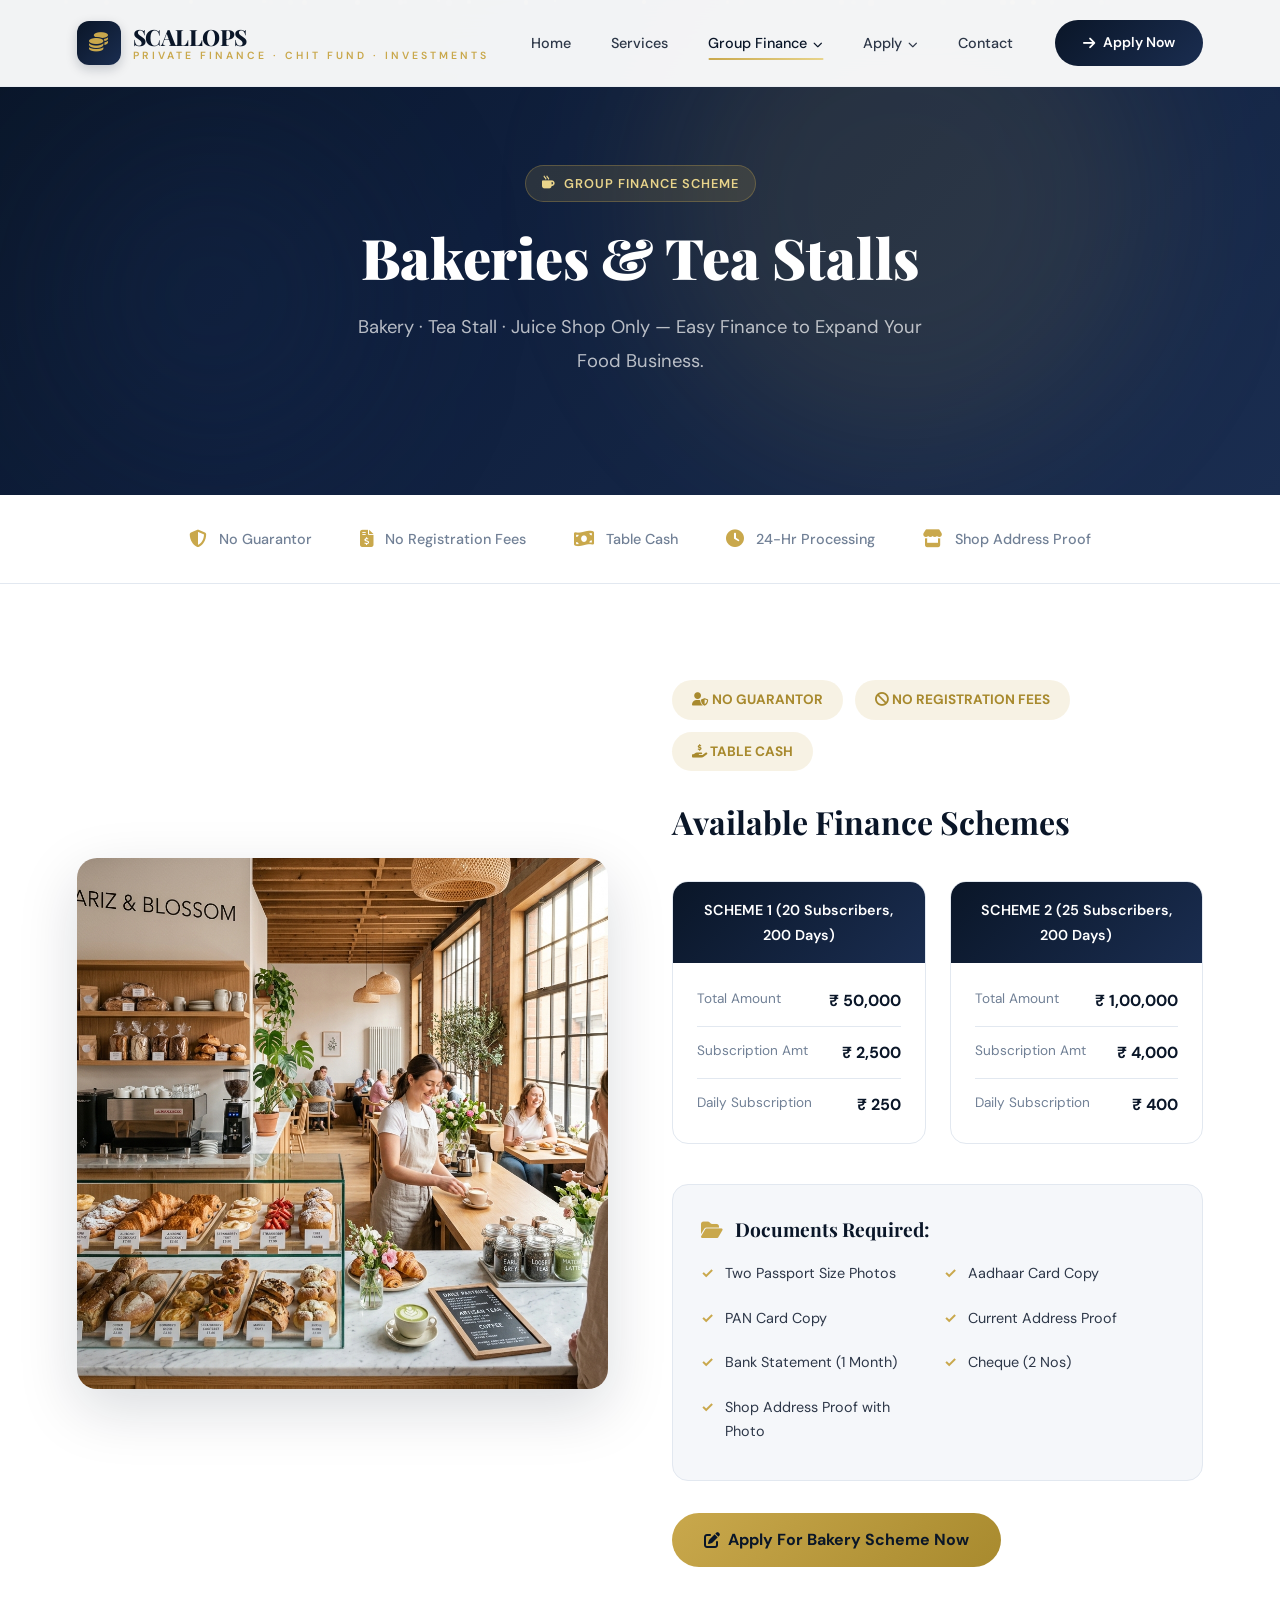
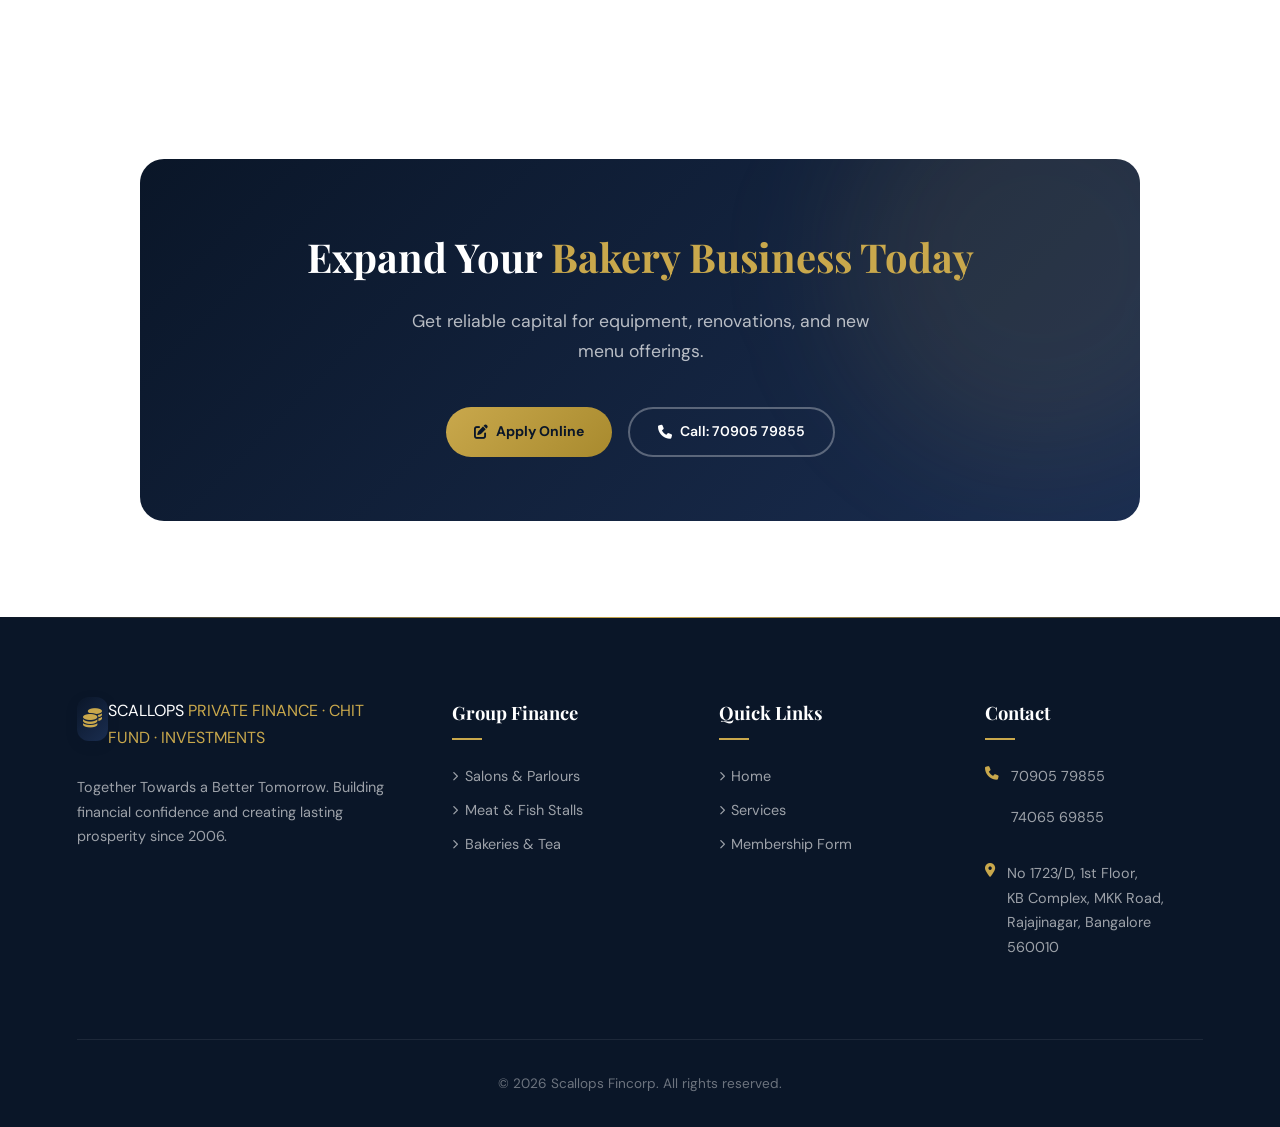
<file: group-finance/bakeries/index.html>
<!DOCTYPE html>
<html lang="en">
<head>
    <meta charset="UTF-8">
    <meta name="viewport" content="width=device-width, initial-scale=1.0">
    <title>Bakeries Group Finance | Scallops Fincorp</title>
    <meta name="description" content="Bakeries & Tea Stalls Group Finance by Scallops Fincorp. Bakery, Tea Stall & Juice Shop Only. No guarantor required.">
    <link rel="preconnect" href="https://fonts.googleapis.com">
    <link rel="preconnect" href="https://fonts.gstatic.com" crossorigin>
    <link href="https://fonts.googleapis.com/css2?family=Playfair+Display:wght@400;600;700;800;900&family=Inter:wght@300;400;500;600;700;800&family=DM+Sans:wght@400;500;700&display=swap" rel="stylesheet">
    <link rel="stylesheet" href="https://cdnjs.cloudflare.com/ajax/libs/font-awesome/6.5.1/css/all.min.css">
    <link rel="stylesheet" href="../../css/style.css">
</head>
<body>

    <!-- NAVBAR -->
    <nav class="navbar" id="navbar">
        <a href="../../index.html" class="logo">
            <div class="logo-icon"><i class="fa-solid fa-coins"></i></div>
            <div class="logo-text">
                SCALLOPS
                <span>PRIVATE FINANCE · CHIT FUND · INVESTMENTS</span>
            </div>
        </a>
        <button class="mobile-nav-toggle" id="mobileNavToggle" aria-label="Toggle Navigation">
            <i class="fa-solid fa-bars"></i>
        </button>
        <ul class="nav-links">
            <li><a href="../../index.html">Home</a></li>
            <li><a href="../../services/index.html">Services</a></li>
            <li class="dropdown">
                <a href="../index.html" class="active">Group Finance <i class="fa-solid fa-chevron-down" style="font-size: 0.6rem; margin-left: 2px;"></i></a>
                <ul class="dropdown-menu">
                    <li><a href="../salons/index.html"><i class="fa-solid fa-scissors" style="width: 16px; color: var(--gold);"></i> Salons & Parlours</a></li>
                    <li><a href="../meat-stalls/index.html"><i class="fa-solid fa-drumstick-bite" style="width: 16px; color: var(--gold);"></i> Meat & Fish Stalls</a></li>
                    <li><a href="index.html" class="active"><i class="fa-solid fa-bread-slice" style="width: 16px; color: var(--gold);"></i> Bakeries & Tea</a></li>
                </ul>
            </li>
            <li class="dropdown">
                <a href="#">Apply <i class="fa-solid fa-chevron-down" style="font-size: 0.6rem; margin-left: 2px;"></i></a>
                <ul class="dropdown-menu">
                    <li><a href="../../forms/membership/index.html"><i class="fa-solid fa-file-pen" style="width: 16px; color: var(--gold);"></i> Membership Form</a></li>
                    <li><a href="../../forms/guarantor/index.html"><i class="fa-solid fa-file-signature" style="width: 16px; color: var(--gold);"></i> Guarantor Form</a></li>
                </ul>
            </li>
            <li><a href="../../contact/index.html">Contact</a></li>
        </ul>
        <a href="../../forms/membership/index.html" class="btn-primary">
            <i class="fa-solid fa-arrow-right"></i> Apply Now
        </a>
    </nav>

    <!-- HEADER -->
    <header class="hero" style="min-height: 55vh;">
        <div class="hero-gradient-orb orb-1"></div>
        <div class="hero-gradient-orb orb-2"></div>
        <div class="hero-particles" id="particles"></div>
        <div style="position: relative; z-index: 2; text-align: center; max-width: 800px; margin: 0 auto; padding: 0 5%;">
            <div class="hero-badge" style="animation: fadeSlideUp 0.6s 0.1s both;">
                <i class="fa-solid fa-mug-hot"></i> Group Finance Scheme
            </div>
            <h1 style="font-family: 'Playfair Display', serif; font-size: 3.5rem; font-weight: 900; color: var(--white); line-height: 1.1; margin-bottom: 1.5rem; animation: fadeSlideUp 0.8s 0.3s both;">
                Bakeries & <span class="highlight">Tea Stalls</span>
            </h1>
            <p style="font-size: 1.15rem; color: rgba(255,255,255,0.7); line-height: 1.8; max-width: 600px; margin: 0 auto 2rem; animation: fadeSlideUp 0.8s 0.5s both;">
                Bakery · Tea Stall · Juice Shop Only — Easy Finance to Expand Your Food Business.
            </p>
        </div>
    </header>

    <!-- TRUST BAR -->
    <div class="trust-bar fade-in-section">
        <div class="trust-bar-inner">
            <div class="trust-item"><i class="fa-solid fa-shield-halved"></i> No Guarantor</div>
            <div class="trust-item"><i class="fa-solid fa-file-invoice-dollar"></i> No Registration Fees</div>
            <div class="trust-item"><i class="fa-solid fa-money-bill-wave"></i> Table Cash</div>
            <div class="trust-item"><i class="fa-solid fa-clock"></i> 24-Hr Processing</div>
            <div class="trust-item"><i class="fa-solid fa-store"></i> Shop Address Proof</div>
        </div>
    </div>

    <!-- MAIN CONTENT -->
    <section class="section">
        <div class="group-finance-layout fade-in-section">
            <div class="group-finance-image">
                <img src="../../assets/images/bakery.png" alt="Bakery & Tea Stall Group Finance">
            </div>
            <div class="group-finance-content">
                <div style="display: flex; gap: 0.75rem; margin-bottom: 1.5rem; flex-wrap: wrap;">
                    <span style="background: rgba(201,168,76,0.15); color: var(--gold-dark); padding: 0.5rem 1.25rem; border-radius: 50px; font-weight: 700; font-size: 0.85rem;"><i class="fa-solid fa-user-shield"></i> NO GUARANTOR</span>
                    <span style="background: rgba(201,168,76,0.15); color: var(--gold-dark); padding: 0.5rem 1.25rem; border-radius: 50px; font-weight: 700; font-size: 0.85rem;"><i class="fa-solid fa-ban"></i> NO REGISTRATION FEES</span>
                    <span style="background: rgba(201,168,76,0.15); color: var(--gold-dark); padding: 0.5rem 1.25rem; border-radius: 50px; font-weight: 700; font-size: 0.85rem;"><i class="fa-solid fa-hand-holding-dollar"></i> TABLE CASH</span>
                </div>
                
                <h2 style="font-family: 'Playfair Display', serif; font-size: 2rem; color: var(--navy); margin-bottom: 1.5rem;">Available Finance Schemes</h2>
                
                <div class="schemes-container">
                    <!-- Scheme 1 -->
                    <div class="scheme-card">
                        <div class="scheme-header">SCHEME 1 (20 Subscribers, 200 Days)</div>
                        <div class="scheme-body">
                            <div class="scheme-row">
                                <span class="scheme-label">Total Amount</span>
                                <span class="scheme-value">₹ 50,000</span>
                            </div>
                            <div class="scheme-row">
                                <span class="scheme-label">Subscription Amt</span>
                                <span class="scheme-value">₹ 2,500</span>
                            </div>
                            <div class="scheme-row">
                                <span class="scheme-label">Daily Subscription</span>
                                <span class="scheme-value">₹ 250</span>
                            </div>
                        </div>
                    </div>
                    
                    <!-- Scheme 2 -->
                    <div class="scheme-card">
                        <div class="scheme-header">SCHEME 2 (25 Subscribers, 200 Days)</div>
                        <div class="scheme-body">
                            <div class="scheme-row">
                                <span class="scheme-label">Total Amount</span>
                                <span class="scheme-value">₹ 1,00,000</span>
                            </div>
                            <div class="scheme-row">
                                <span class="scheme-label">Subscription Amt</span>
                                <span class="scheme-value">₹ 4,000</span>
                            </div>
                            <div class="scheme-row">
                                <span class="scheme-label">Daily Subscription</span>
                                <span class="scheme-value">₹ 400</span>
                            </div>
                        </div>
                    </div>
                </div>

                <div style="margin-top: 2.5rem; background: var(--off-white); padding: 1.75rem; border-radius: var(--radius); border: 1px solid var(--border);">
                    <h4 style="font-family: 'Playfair Display', serif; font-size: 1.2rem; color: var(--navy); margin-bottom: 1rem;"><i class="fa-solid fa-folder-open" style="color: var(--gold); margin-right: 0.5rem;"></i> Documents Required:</h4>
                    <ul class="features-list" style="display: grid; grid-template-columns: 1fr 1fr; gap: 0.75rem;">
                        <li>Two Passport Size Photos</li>
                        <li>Aadhaar Card Copy</li>
                        <li>PAN Card Copy</li>
                        <li>Current Address Proof</li>
                        <li>Bank Statement (1 Month)</li>
                        <li>Cheque (2 Nos)</li>
                        <li>Shop Address Proof with Photo</li>
                    </ul>
                </div>
                
                <div style="margin-top: 2rem;">
                    <a href="../../forms/membership/index.html" class="btn-gold" style="font-size: 1rem; padding: 0.85rem 2rem;">
                        <i class="fa-solid fa-pen-to-square"></i> Apply For Bakery Scheme Now
                    </a>
                </div>
            </div>
        </div>
    </section>

    <!-- CTA -->
    <section class="cta-section">
        <div class="cta-card fade-in-section">
            <h2>Expand Your <span style="color: var(--gold);">Bakery Business Today</span></h2>
            <p>Get reliable capital for equipment, renovations, and new menu offerings.</p>
            <div class="cta-buttons">
                <a href="../../forms/membership/index.html" class="btn-gold"><i class="fa-solid fa-pen-to-square"></i> Apply Online</a>
                <a href="tel:+917090579855" class="btn-outline"><i class="fa-solid fa-phone"></i> Call: 70905 79855</a>
            </div>
        </div>
    </section>

    <!-- FOOTER -->
    <footer id="contact">
        <div class="footer-content">
            <div class="footer-col">
                <a href="../../index.html" class="logo" style="margin-bottom: 1.5rem; display: inline-flex;">
                    <div class="logo-icon"><i class="fa-solid fa-coins"></i></div>
                    <div class="logo-text" style="color: white;">
                        SCALLOPS
                        <span style="color: var(--gold);">PRIVATE FINANCE · CHIT FUND · INVESTMENTS</span>
                    </div>
                </a>
                <p>Together Towards a Better Tomorrow. Building financial confidence and creating lasting prosperity since 2006.</p>
            </div>
            <div class="footer-col">
                <h4>Group Finance</h4>
                <ul class="footer-links">
                    <li><a href="../salons/index.html"><i class="fa-solid fa-chevron-right" style="font-size: 0.6rem;"></i> Salons & Parlours</a></li>
                    <li><a href="../meat-stalls/index.html"><i class="fa-solid fa-chevron-right" style="font-size: 0.6rem;"></i> Meat & Fish Stalls</a></li>
                    <li><a href="index.html"><i class="fa-solid fa-chevron-right" style="font-size: 0.6rem;"></i> Bakeries & Tea</a></li>
                </ul>
            </div>
            <div class="footer-col">
                <h4>Quick Links</h4>
                <ul class="footer-links">
                    <li><a href="../../index.html"><i class="fa-solid fa-chevron-right" style="font-size: 0.6rem;"></i> Home</a></li>
                    <li><a href="../../services/index.html"><i class="fa-solid fa-chevron-right" style="font-size: 0.6rem;"></i> Services</a></li>
                    <li><a href="../../forms/membership/index.html"><i class="fa-solid fa-chevron-right" style="font-size: 0.6rem;"></i> Membership Form</a></li>
                </ul>
            </div>
            <div class="footer-col">
                <h4>Contact</h4>
                <ul class="contact-info">
                    <li>
                        <i class="fa-solid fa-phone"></i>
                        <div>
                            <p>70905 79855</p>
                            <p>74065 69855</p>
                        </div>
                    </li>
                    <li>
                        <i class="fa-solid fa-location-dot"></i>
                        <p>No 1723/D, 1st Floor,<br>KB Complex, MKK Road,<br>Rajajinagar, Bangalore 560010</p>
                    </li>
                </ul>
            </div>
        </div>
        <div class="footer-bottom">
            <p>&copy; 2026 Scallops Fincorp. All rights reserved.</p>
        </div>
    </footer>

    <script src="../../js/script.js"></script>
</body>
</html>
</file>
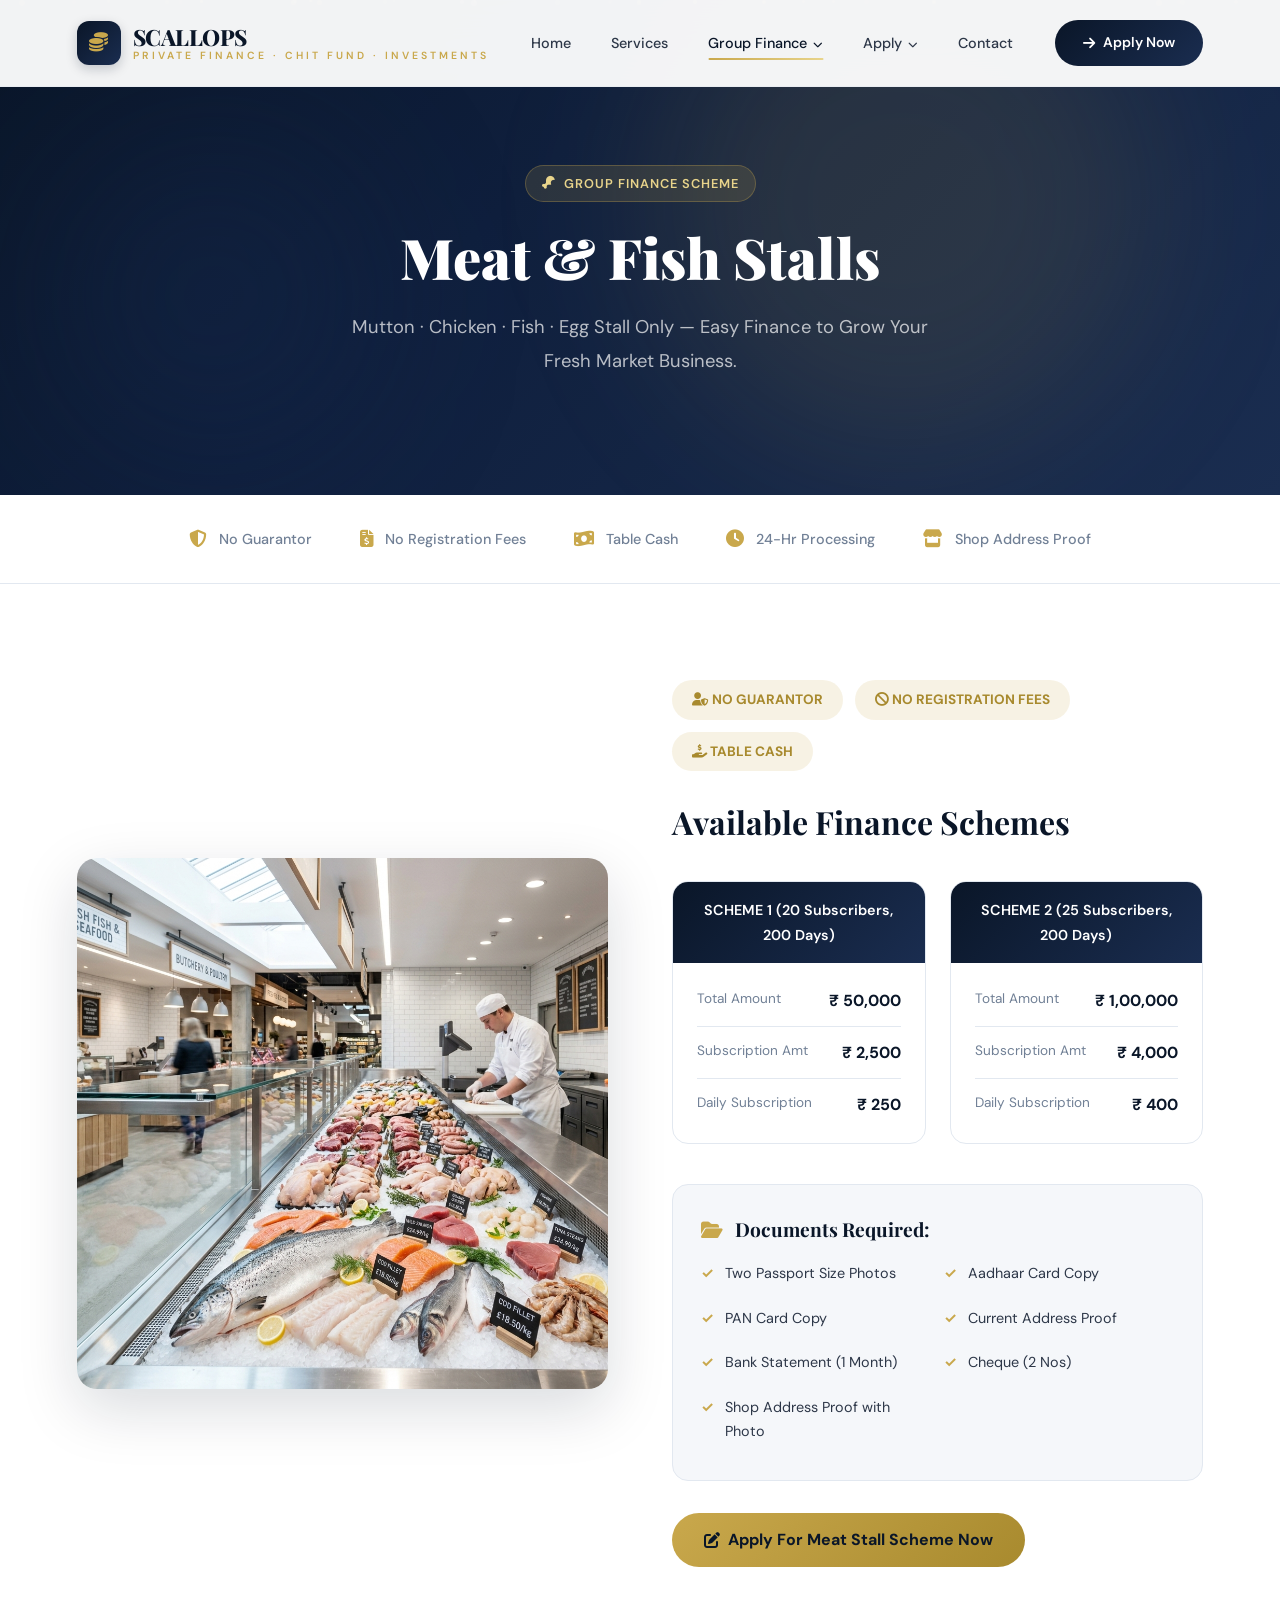
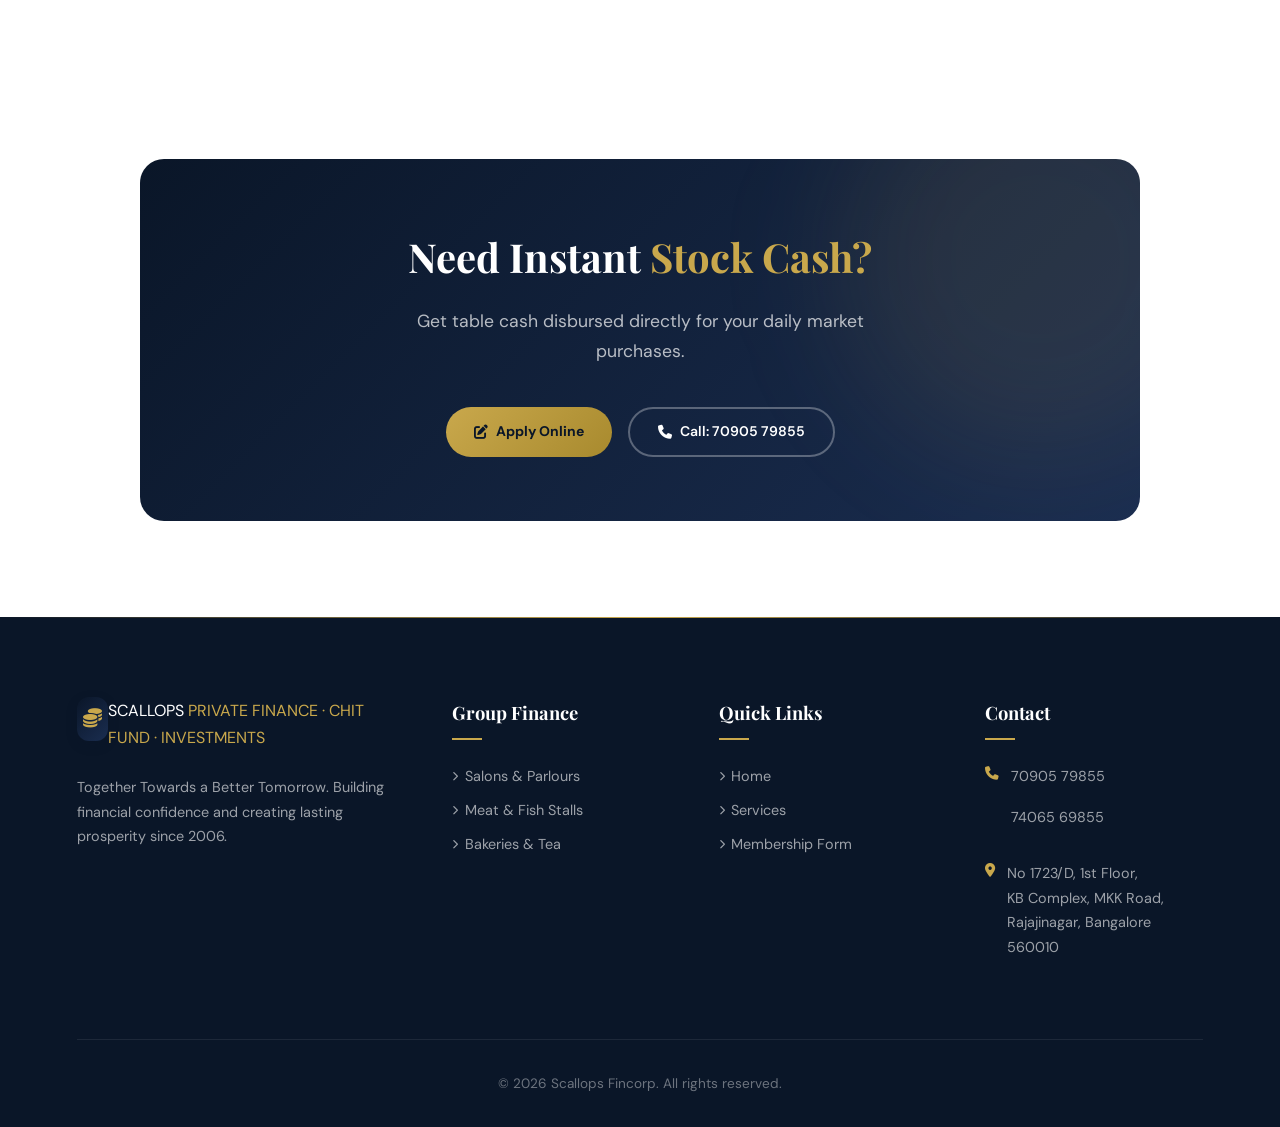
<file: group-finance/meat-stalls/index.html>
<!DOCTYPE html>
<html lang="en">
<head>
    <meta charset="UTF-8">
    <meta name="viewport" content="width=device-width, initial-scale=1.0">
    <title>Meat Stalls Group Finance | Scallops Fincorp</title>
    <meta name="description" content="Meat & Fish Stalls Group Finance by Scallops Fincorp. Mutton, Chicken, Fish & Egg Stall Only. No guarantor required.">
    <link rel="preconnect" href="https://fonts.googleapis.com">
    <link rel="preconnect" href="https://fonts.gstatic.com" crossorigin>
    <link href="https://fonts.googleapis.com/css2?family=Playfair+Display:wght@400;600;700;800;900&family=Inter:wght@300;400;500;600;700;800&family=DM+Sans:wght@400;500;700&display=swap" rel="stylesheet">
    <link rel="stylesheet" href="https://cdnjs.cloudflare.com/ajax/libs/font-awesome/6.5.1/css/all.min.css">
    <link rel="stylesheet" href="../../css/style.css">
</head>
<body>

    <!-- NAVBAR -->
    <nav class="navbar" id="navbar">
        <a href="../../index.html" class="logo">
            <div class="logo-icon"><i class="fa-solid fa-coins"></i></div>
            <div class="logo-text">
                SCALLOPS
                <span>PRIVATE FINANCE · CHIT FUND · INVESTMENTS</span>
            </div>
        </a>
        <button class="mobile-nav-toggle" id="mobileNavToggle" aria-label="Toggle Navigation">
            <i class="fa-solid fa-bars"></i>
        </button>
        <ul class="nav-links">
            <li><a href="../../index.html">Home</a></li>
            <li><a href="../../services/index.html">Services</a></li>
            <li class="dropdown">
                <a href="../index.html" class="active">Group Finance <i class="fa-solid fa-chevron-down" style="font-size: 0.6rem; margin-left: 2px;"></i></a>
                <ul class="dropdown-menu">
                    <li><a href="../salons/index.html"><i class="fa-solid fa-scissors" style="width: 16px; color: var(--gold);"></i> Salons & Parlours</a></li>
                    <li><a href="index.html" class="active"><i class="fa-solid fa-drumstick-bite" style="width: 16px; color: var(--gold);"></i> Meat & Fish Stalls</a></li>
                    <li><a href="../bakeries/index.html"><i class="fa-solid fa-bread-slice" style="width: 16px; color: var(--gold);"></i> Bakeries & Tea</a></li>
                </ul>
            </li>
            <li class="dropdown">
                <a href="#">Apply <i class="fa-solid fa-chevron-down" style="font-size: 0.6rem; margin-left: 2px;"></i></a>
                <ul class="dropdown-menu">
                    <li><a href="../../forms/membership/index.html"><i class="fa-solid fa-file-pen" style="width: 16px; color: var(--gold);"></i> Membership Form</a></li>
                    <li><a href="../../forms/guarantor/index.html"><i class="fa-solid fa-file-signature" style="width: 16px; color: var(--gold);"></i> Guarantor Form</a></li>
                </ul>
            </li>
            <li><a href="../../contact/index.html">Contact</a></li>
        </ul>
        <a href="../../forms/membership/index.html" class="btn-primary">
            <i class="fa-solid fa-arrow-right"></i> Apply Now
        </a>
    </nav>

    <!-- HEADER -->
    <header class="hero" style="min-height: 55vh;">
        <div class="hero-gradient-orb orb-1"></div>
        <div class="hero-gradient-orb orb-2"></div>
        <div class="hero-particles" id="particles"></div>
        <div style="position: relative; z-index: 2; text-align: center; max-width: 800px; margin: 0 auto; padding: 0 5%;">
            <div class="hero-badge" style="animation: fadeSlideUp 0.6s 0.1s both;">
                <i class="fa-solid fa-drumstick-bite"></i> Group Finance Scheme
            </div>
            <h1 style="font-family: 'Playfair Display', serif; font-size: 3.5rem; font-weight: 900; color: var(--white); line-height: 1.1; margin-bottom: 1.5rem; animation: fadeSlideUp 0.8s 0.3s both;">
                Meat & <span class="highlight">Fish Stalls</span>
            </h1>
            <p style="font-size: 1.15rem; color: rgba(255,255,255,0.7); line-height: 1.8; max-width: 600px; margin: 0 auto 2rem; animation: fadeSlideUp 0.8s 0.5s both;">
                Mutton · Chicken · Fish · Egg Stall Only — Easy Finance to Grow Your Fresh Market Business.
            </p>
        </div>
    </header>

    <!-- TRUST BAR -->
    <div class="trust-bar fade-in-section">
        <div class="trust-bar-inner">
            <div class="trust-item"><i class="fa-solid fa-shield-halved"></i> No Guarantor</div>
            <div class="trust-item"><i class="fa-solid fa-file-invoice-dollar"></i> No Registration Fees</div>
            <div class="trust-item"><i class="fa-solid fa-money-bill-wave"></i> Table Cash</div>
            <div class="trust-item"><i class="fa-solid fa-clock"></i> 24-Hr Processing</div>
            <div class="trust-item"><i class="fa-solid fa-store"></i> Shop Address Proof</div>
        </div>
    </div>

    <!-- MAIN CONTENT -->
    <section class="section">
        <div class="group-finance-layout fade-in-section">
            <div class="group-finance-image">
                <img src="../../assets/images/meat.png" alt="Meat & Fish Stall Group Finance">
            </div>
            <div class="group-finance-content">
                <div style="display: flex; gap: 0.75rem; margin-bottom: 1.5rem; flex-wrap: wrap;">
                    <span style="background: rgba(201,168,76,0.15); color: var(--gold-dark); padding: 0.5rem 1.25rem; border-radius: 50px; font-weight: 700; font-size: 0.85rem;"><i class="fa-solid fa-user-shield"></i> NO GUARANTOR</span>
                    <span style="background: rgba(201,168,76,0.15); color: var(--gold-dark); padding: 0.5rem 1.25rem; border-radius: 50px; font-weight: 700; font-size: 0.85rem;"><i class="fa-solid fa-ban"></i> NO REGISTRATION FEES</span>
                    <span style="background: rgba(201,168,76,0.15); color: var(--gold-dark); padding: 0.5rem 1.25rem; border-radius: 50px; font-weight: 700; font-size: 0.85rem;"><i class="fa-solid fa-hand-holding-dollar"></i> TABLE CASH</span>
                </div>
                
                <h2 style="font-family: 'Playfair Display', serif; font-size: 2rem; color: var(--navy); margin-bottom: 1.5rem;">Available Finance Schemes</h2>
                
                <div class="schemes-container">
                    <!-- Scheme 1 -->
                    <div class="scheme-card">
                        <div class="scheme-header">SCHEME 1 (20 Subscribers, 200 Days)</div>
                        <div class="scheme-body">
                            <div class="scheme-row">
                                <span class="scheme-label">Total Amount</span>
                                <span class="scheme-value">₹ 50,000</span>
                            </div>
                            <div class="scheme-row">
                                <span class="scheme-label">Subscription Amt</span>
                                <span class="scheme-value">₹ 2,500</span>
                            </div>
                            <div class="scheme-row">
                                <span class="scheme-label">Daily Subscription</span>
                                <span class="scheme-value">₹ 250</span>
                            </div>
                        </div>
                    </div>
                    
                    <!-- Scheme 2 -->
                    <div class="scheme-card">
                        <div class="scheme-header">SCHEME 2 (25 Subscribers, 200 Days)</div>
                        <div class="scheme-body">
                            <div class="scheme-row">
                                <span class="scheme-label">Total Amount</span>
                                <span class="scheme-value">₹ 1,00,000</span>
                            </div>
                            <div class="scheme-row">
                                <span class="scheme-label">Subscription Amt</span>
                                <span class="scheme-value">₹ 4,000</span>
                            </div>
                            <div class="scheme-row">
                                <span class="scheme-label">Daily Subscription</span>
                                <span class="scheme-value">₹ 400</span>
                            </div>
                        </div>
                    </div>
                </div>

                <div style="margin-top: 2.5rem; background: var(--off-white); padding: 1.75rem; border-radius: var(--radius); border: 1px solid var(--border);">
                    <h4 style="font-family: 'Playfair Display', serif; font-size: 1.2rem; color: var(--navy); margin-bottom: 1rem;"><i class="fa-solid fa-folder-open" style="color: var(--gold); margin-right: 0.5rem;"></i> Documents Required:</h4>
                    <ul class="features-list" style="display: grid; grid-template-columns: 1fr 1fr; gap: 0.75rem;">
                        <li>Two Passport Size Photos</li>
                        <li>Aadhaar Card Copy</li>
                        <li>PAN Card Copy</li>
                        <li>Current Address Proof</li>
                        <li>Bank Statement (1 Month)</li>
                        <li>Cheque (2 Nos)</li>
                        <li>Shop Address Proof with Photo</li>
                    </ul>
                </div>
                
                <div style="margin-top: 2rem;">
                    <a href="../../forms/membership/index.html" class="btn-gold" style="font-size: 1rem; padding: 0.85rem 2rem;">
                        <i class="fa-solid fa-pen-to-square"></i> Apply For Meat Stall Scheme Now
                    </a>
                </div>
            </div>
        </div>
    </section>

    <!-- CTA -->
    <section class="cta-section">
        <div class="cta-card fade-in-section">
            <h2>Need Instant <span style="color: var(--gold);">Stock Cash?</span></h2>
            <p>Get table cash disbursed directly for your daily market purchases.</p>
            <div class="cta-buttons">
                <a href="../../forms/membership/index.html" class="btn-gold"><i class="fa-solid fa-pen-to-square"></i> Apply Online</a>
                <a href="tel:+917090579855" class="btn-outline"><i class="fa-solid fa-phone"></i> Call: 70905 79855</a>
            </div>
        </div>
    </section>

    <!-- FOOTER -->
    <footer id="contact">
        <div class="footer-content">
            <div class="footer-col">
                <a href="../../index.html" class="logo" style="margin-bottom: 1.5rem; display: inline-flex;">
                    <div class="logo-icon"><i class="fa-solid fa-coins"></i></div>
                    <div class="logo-text" style="color: white;">
                        SCALLOPS
                        <span style="color: var(--gold);">PRIVATE FINANCE · CHIT FUND · INVESTMENTS</span>
                    </div>
                </a>
                <p>Together Towards a Better Tomorrow. Building financial confidence and creating lasting prosperity since 2006.</p>
            </div>
            <div class="footer-col">
                <h4>Group Finance</h4>
                <ul class="footer-links">
                    <li><a href="../salons/index.html"><i class="fa-solid fa-chevron-right" style="font-size: 0.6rem;"></i> Salons & Parlours</a></li>
                    <li><a href="index.html"><i class="fa-solid fa-chevron-right" style="font-size: 0.6rem;"></i> Meat & Fish Stalls</a></li>
                    <li><a href="../bakeries/index.html"><i class="fa-solid fa-chevron-right" style="font-size: 0.6rem;"></i> Bakeries & Tea</a></li>
                </ul>
            </div>
            <div class="footer-col">
                <h4>Quick Links</h4>
                <ul class="footer-links">
                    <li><a href="../../index.html"><i class="fa-solid fa-chevron-right" style="font-size: 0.6rem;"></i> Home</a></li>
                    <li><a href="../../services/index.html"><i class="fa-solid fa-chevron-right" style="font-size: 0.6rem;"></i> Services</a></li>
                    <li><a href="../../forms/membership/index.html"><i class="fa-solid fa-chevron-right" style="font-size: 0.6rem;"></i> Membership Form</a></li>
                </ul>
            </div>
            <div class="footer-col">
                <h4>Contact</h4>
                <ul class="contact-info">
                    <li>
                        <i class="fa-solid fa-phone"></i>
                        <div>
                            <p>70905 79855</p>
                            <p>74065 69855</p>
                        </div>
                    </li>
                    <li>
                        <i class="fa-solid fa-location-dot"></i>
                        <p>No 1723/D, 1st Floor,<br>KB Complex, MKK Road,<br>Rajajinagar, Bangalore 560010</p>
                    </li>
                </ul>
            </div>
        </div>
        <div class="footer-bottom">
            <p>&copy; 2026 Scallops Fincorp. All rights reserved.</p>
        </div>
    </footer>

    <script src="../../js/script.js"></script>
</body>
</html>
</file>
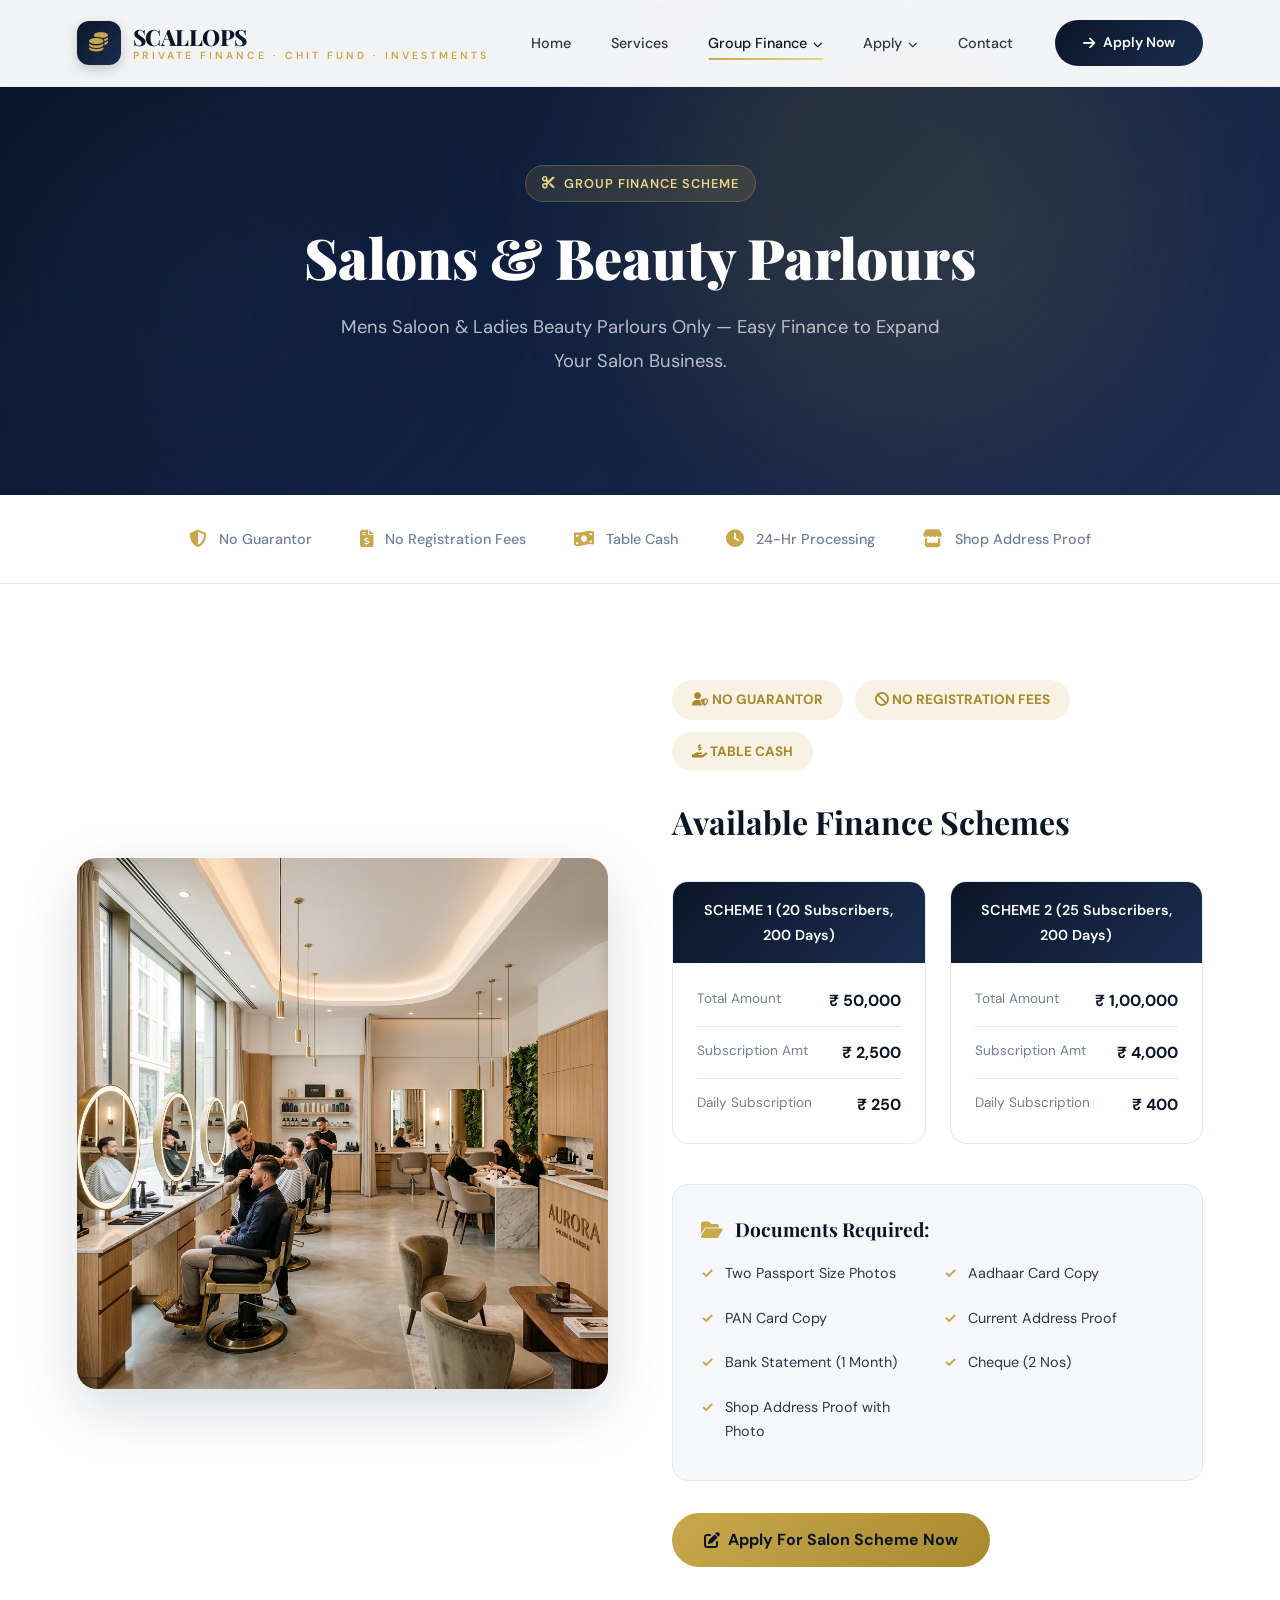
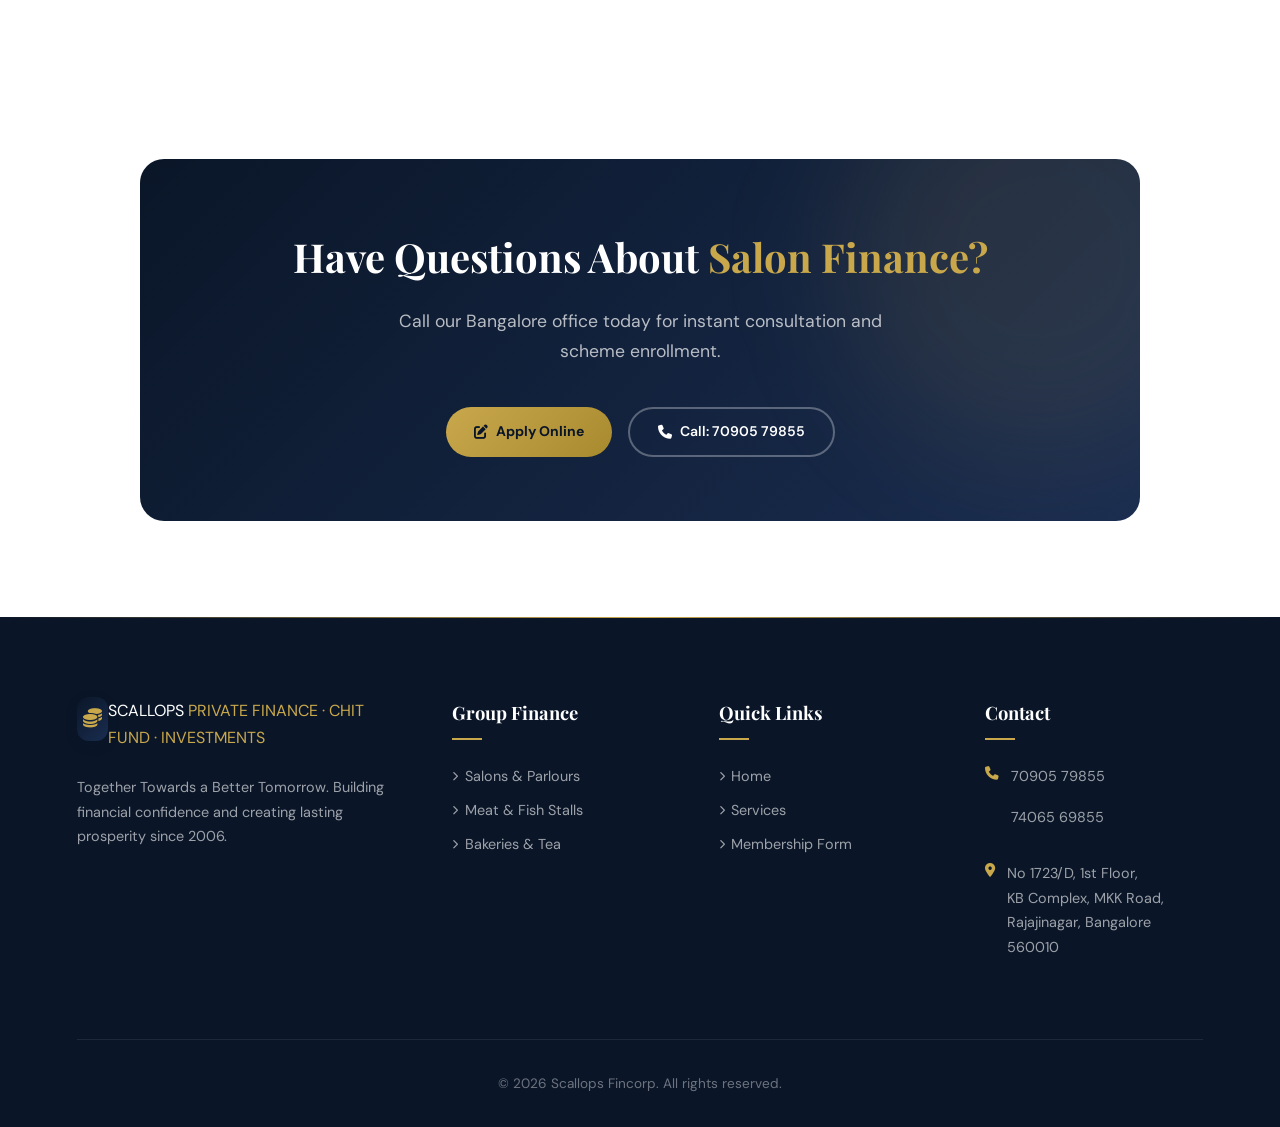
<file: group-finance/salons/index.html>
<!DOCTYPE html>
<html lang="en">
<head>
    <meta charset="UTF-8">
    <meta name="viewport" content="width=device-width, initial-scale=1.0">
    <title>Salons Group Finance | Scallops Fincorp</title>
    <meta name="description" content="Salons & Beauty Parlours Group Finance by Scallops Fincorp. Easy finance for Mens Saloon & Ladies Beauty Parlours. No guarantor required.">
    <link rel="preconnect" href="https://fonts.googleapis.com">
    <link rel="preconnect" href="https://fonts.gstatic.com" crossorigin>
    <link href="https://fonts.googleapis.com/css2?family=Playfair+Display:wght@400;600;700;800;900&family=Inter:wght@300;400;500;600;700;800&family=DM+Sans:wght@400;500;700&display=swap" rel="stylesheet">
    <link rel="stylesheet" href="https://cdnjs.cloudflare.com/ajax/libs/font-awesome/6.5.1/css/all.min.css">
    <link rel="stylesheet" href="../../css/style.css">
</head>
<body>

    <!-- NAVBAR -->
    <nav class="navbar" id="navbar">
        <a href="../../index.html" class="logo">
            <div class="logo-icon"><i class="fa-solid fa-coins"></i></div>
            <div class="logo-text">
                SCALLOPS
                <span>PRIVATE FINANCE · CHIT FUND · INVESTMENTS</span>
            </div>
        </a>
        <button class="mobile-nav-toggle" id="mobileNavToggle" aria-label="Toggle Navigation">
            <i class="fa-solid fa-bars"></i>
        </button>
        <ul class="nav-links">
            <li><a href="../../index.html">Home</a></li>
            <li><a href="../../services/index.html">Services</a></li>
            <li class="dropdown">
                <a href="../index.html" class="active">Group Finance <i class="fa-solid fa-chevron-down" style="font-size: 0.6rem; margin-left: 2px;"></i></a>
                <ul class="dropdown-menu">
                    <li><a href="index.html" class="active"><i class="fa-solid fa-scissors" style="width: 16px; color: var(--gold);"></i> Salons & Parlours</a></li>
                    <li><a href="../meat-stalls/index.html"><i class="fa-solid fa-drumstick-bite" style="width: 16px; color: var(--gold);"></i> Meat & Fish Stalls</a></li>
                    <li><a href="../bakeries/index.html"><i class="fa-solid fa-bread-slice" style="width: 16px; color: var(--gold);"></i> Bakeries & Tea</a></li>
                </ul>
            </li>
            <li class="dropdown">
                <a href="#">Apply <i class="fa-solid fa-chevron-down" style="font-size: 0.6rem; margin-left: 2px;"></i></a>
                <ul class="dropdown-menu">
                    <li><a href="../../forms/membership/index.html"><i class="fa-solid fa-file-pen" style="width: 16px; color: var(--gold);"></i> Membership Form</a></li>
                    <li><a href="../../forms/guarantor/index.html"><i class="fa-solid fa-file-signature" style="width: 16px; color: var(--gold);"></i> Guarantor Form</a></li>
                </ul>
            </li>
            <li><a href="../../contact/index.html">Contact</a></li>
        </ul>
        <a href="../../forms/membership/index.html" class="btn-primary">
            <i class="fa-solid fa-arrow-right"></i> Apply Now
        </a>
    </nav>

    <!-- HEADER -->
    <header class="hero" style="min-height: 55vh;">
        <div class="hero-gradient-orb orb-1"></div>
        <div class="hero-gradient-orb orb-2"></div>
        <div class="hero-particles" id="particles"></div>
        <div style="position: relative; z-index: 2; text-align: center; max-width: 800px; margin: 0 auto; padding: 0 5%;">
            <div class="hero-badge" style="animation: fadeSlideUp 0.6s 0.1s both;">
                <i class="fa-solid fa-scissors"></i> Group Finance Scheme
            </div>
            <h1 style="font-family: 'Playfair Display', serif; font-size: 3.5rem; font-weight: 900; color: var(--white); line-height: 1.1; margin-bottom: 1.5rem; animation: fadeSlideUp 0.8s 0.3s both;">
                Salons & <span class="highlight">Beauty Parlours</span>
            </h1>
            <p style="font-size: 1.15rem; color: rgba(255,255,255,0.7); line-height: 1.8; max-width: 600px; margin: 0 auto 2rem; animation: fadeSlideUp 0.8s 0.5s both;">
                Mens Saloon & Ladies Beauty Parlours Only — Easy Finance to Expand Your Salon Business.
            </p>
        </div>
    </header>

    <!-- TRUST BAR -->
    <div class="trust-bar fade-in-section">
        <div class="trust-bar-inner">
            <div class="trust-item"><i class="fa-solid fa-shield-halved"></i> No Guarantor</div>
            <div class="trust-item"><i class="fa-solid fa-file-invoice-dollar"></i> No Registration Fees</div>
            <div class="trust-item"><i class="fa-solid fa-money-bill-wave"></i> Table Cash</div>
            <div class="trust-item"><i class="fa-solid fa-clock"></i> 24-Hr Processing</div>
            <div class="trust-item"><i class="fa-solid fa-store"></i> Shop Address Proof</div>
        </div>
    </div>

    <!-- MAIN CONTENT -->
    <section class="section">
        <div class="group-finance-layout fade-in-section">
            <div class="group-finance-image">
                <img src="../../assets/images/salon.png" alt="Salon & Beauty Parlour Group Finance">
            </div>
            <div class="group-finance-content">
                <div style="display: flex; gap: 0.75rem; margin-bottom: 1.5rem; flex-wrap: wrap;">
                    <span style="background: rgba(201,168,76,0.15); color: var(--gold-dark); padding: 0.5rem 1.25rem; border-radius: 50px; font-weight: 700; font-size: 0.85rem;"><i class="fa-solid fa-user-shield"></i> NO GUARANTOR</span>
                    <span style="background: rgba(201,168,76,0.15); color: var(--gold-dark); padding: 0.5rem 1.25rem; border-radius: 50px; font-weight: 700; font-size: 0.85rem;"><i class="fa-solid fa-ban"></i> NO REGISTRATION FEES</span>
                    <span style="background: rgba(201,168,76,0.15); color: var(--gold-dark); padding: 0.5rem 1.25rem; border-radius: 50px; font-weight: 700; font-size: 0.85rem;"><i class="fa-solid fa-hand-holding-dollar"></i> TABLE CASH</span>
                </div>
                
                <h2 style="font-family: 'Playfair Display', serif; font-size: 2rem; color: var(--navy); margin-bottom: 1.5rem;">Available Finance Schemes</h2>
                
                <div class="schemes-container">
                    <!-- Scheme 1 -->
                    <div class="scheme-card">
                        <div class="scheme-header">SCHEME 1 (20 Subscribers, 200 Days)</div>
                        <div class="scheme-body">
                            <div class="scheme-row">
                                <span class="scheme-label">Total Amount</span>
                                <span class="scheme-value">₹ 50,000</span>
                            </div>
                            <div class="scheme-row">
                                <span class="scheme-label">Subscription Amt</span>
                                <span class="scheme-value">₹ 2,500</span>
                            </div>
                            <div class="scheme-row">
                                <span class="scheme-label">Daily Subscription</span>
                                <span class="scheme-value">₹ 250</span>
                            </div>
                        </div>
                    </div>
                    
                    <!-- Scheme 2 -->
                    <div class="scheme-card">
                        <div class="scheme-header">SCHEME 2 (25 Subscribers, 200 Days)</div>
                        <div class="scheme-body">
                            <div class="scheme-row">
                                <span class="scheme-label">Total Amount</span>
                                <span class="scheme-value">₹ 1,00,000</span>
                            </div>
                            <div class="scheme-row">
                                <span class="scheme-label">Subscription Amt</span>
                                <span class="scheme-value">₹ 4,000</span>
                            </div>
                            <div class="scheme-row">
                                <span class="scheme-label">Daily Subscription</span>
                                <span class="scheme-value">₹ 400</span>
                            </div>
                        </div>
                    </div>
                </div>

                <div style="margin-top: 2.5rem; background: var(--off-white); padding: 1.75rem; border-radius: var(--radius); border: 1px solid var(--border);">
                    <h4 style="font-family: 'Playfair Display', serif; font-size: 1.2rem; color: var(--navy); margin-bottom: 1rem;"><i class="fa-solid fa-folder-open" style="color: var(--gold); margin-right: 0.5rem;"></i> Documents Required:</h4>
                    <ul class="features-list" style="display: grid; grid-template-columns: 1fr 1fr; gap: 0.75rem;">
                        <li>Two Passport Size Photos</li>
                        <li>Aadhaar Card Copy</li>
                        <li>PAN Card Copy</li>
                        <li>Current Address Proof</li>
                        <li>Bank Statement (1 Month)</li>
                        <li>Cheque (2 Nos)</li>
                        <li>Shop Address Proof with Photo</li>
                    </ul>
                </div>
                
                <div style="margin-top: 2rem;">
                    <a href="../../forms/membership/index.html" class="btn-gold" style="font-size: 1rem; padding: 0.85rem 2rem;">
                        <i class="fa-solid fa-pen-to-square"></i> Apply For Salon Scheme Now
                    </a>
                </div>
            </div>
        </div>
    </section>

    <!-- CTA -->
    <section class="cta-section">
        <div class="cta-card fade-in-section">
            <h2>Have Questions About <span style="color: var(--gold);">Salon Finance?</span></h2>
            <p>Call our Bangalore office today for instant consultation and scheme enrollment.</p>
            <div class="cta-buttons">
                <a href="../../forms/membership/index.html" class="btn-gold"><i class="fa-solid fa-pen-to-square"></i> Apply Online</a>
                <a href="tel:+917090579855" class="btn-outline"><i class="fa-solid fa-phone"></i> Call: 70905 79855</a>
            </div>
        </div>
    </section>

    <!-- FOOTER -->
    <footer id="contact">
        <div class="footer-content">
            <div class="footer-col">
                <a href="../../index.html" class="logo" style="margin-bottom: 1.5rem; display: inline-flex;">
                    <div class="logo-icon"><i class="fa-solid fa-coins"></i></div>
                    <div class="logo-text" style="color: white;">
                        SCALLOPS
                        <span style="color: var(--gold);">PRIVATE FINANCE · CHIT FUND · INVESTMENTS</span>
                    </div>
                </a>
                <p>Together Towards a Better Tomorrow. Building financial confidence and creating lasting prosperity since 2006.</p>
            </div>
            <div class="footer-col">
                <h4>Group Finance</h4>
                <ul class="footer-links">
                    <li><a href="index.html"><i class="fa-solid fa-chevron-right" style="font-size: 0.6rem;"></i> Salons & Parlours</a></li>
                    <li><a href="../meat-stalls/index.html"><i class="fa-solid fa-chevron-right" style="font-size: 0.6rem;"></i> Meat & Fish Stalls</a></li>
                    <li><a href="../bakeries/index.html"><i class="fa-solid fa-chevron-right" style="font-size: 0.6rem;"></i> Bakeries & Tea</a></li>
                </ul>
            </div>
            <div class="footer-col">
                <h4>Quick Links</h4>
                <ul class="footer-links">
                    <li><a href="../../index.html"><i class="fa-solid fa-chevron-right" style="font-size: 0.6rem;"></i> Home</a></li>
                    <li><a href="../../services/index.html"><i class="fa-solid fa-chevron-right" style="font-size: 0.6rem;"></i> Services</a></li>
                    <li><a href="../../forms/membership/index.html"><i class="fa-solid fa-chevron-right" style="font-size: 0.6rem;"></i> Membership Form</a></li>
                </ul>
            </div>
            <div class="footer-col">
                <h4>Contact</h4>
                <ul class="contact-info">
                    <li>
                        <i class="fa-solid fa-phone"></i>
                        <div>
                            <p>70905 79855</p>
                            <p>74065 69855</p>
                        </div>
                    </li>
                    <li>
                        <i class="fa-solid fa-location-dot"></i>
                        <p>No 1723/D, 1st Floor,<br>KB Complex, MKK Road,<br>Rajajinagar, Bangalore 560010</p>
                    </li>
                </ul>
            </div>
        </div>
        <div class="footer-bottom">
            <p>&copy; 2026 Scallops Fincorp. All rights reserved.</p>
        </div>
    </footer>

    <script src="../../js/script.js"></script>
</body>
</html>
</file>
<file: css/style.css>
/* ================================================== */
/* SCALLOPS FINCORP — PREMIUM DESIGN SYSTEM           */
/* ================================================== */

@import url('https://fonts.googleapis.com/css2?family=Playfair+Display:wght@400;600;700;800;900&family=Inter:wght@300;400;500;600;700;800&family=DM+Sans:wght@400;500;700&display=swap');

:root {
  --navy: #0a1628;
  --navy-light: #162040;
  --navy-mid: #1a2d50;
  --gold: #c9a84c;
  --gold-light: #e8d48b;
  --gold-dark: #a88a2e;
  --white: #ffffff;
  --off-white: #f5f7fa;
  --cream: #faf8f4;
  --text: #2d3748;
  --text-muted: #718096;
  --border: #e2e8f0;
  --shadow-soft: 0 4px 20px rgba(10, 22, 40, 0.08);
  --shadow-medium: 0 8px 40px rgba(10, 22, 40, 0.12);
  --shadow-heavy: 0 20px 60px rgba(10, 22, 40, 0.15);
  --radius: 16px;
  --radius-sm: 10px;
  --transition: all 0.4s cubic-bezier(0.4, 0, 0.2, 1);
}

*, *::before, *::after {
  margin: 0;
  padding: 0;
  box-sizing: border-box;
}

html {
  scroll-behavior: smooth;
}

body {
  font-family: 'DM Sans', 'Inter', sans-serif;
  background-color: var(--white);
  color: var(--text);
  line-height: 1.7;
  overflow-x: hidden;
  -webkit-font-smoothing: antialiased;
  -moz-osx-font-smoothing: grayscale;
}

a { text-decoration: none; color: inherit; }
ul { list-style: none; }
img { max-width: 100%; display: block; }

/* ============ NAVBAR ============ */
.navbar {
  display: flex;
  justify-content: space-between;
  align-items: center;
  padding: 1.25rem 6%;
  background: rgba(255,255,255,0.95);
  backdrop-filter: blur(20px);
  -webkit-backdrop-filter: blur(20px);
  border-bottom: 1px solid rgba(226,232,240,0.5);
  position: fixed;
  top: 0;
  left: 0;
  width: 100%;
  z-index: 1000;
  transition: var(--transition);
}

.navbar.scrolled {
  padding: 0.75rem 6%;
  box-shadow: 0 4px 30px rgba(10,22,40,0.08);
}

.navbar .logo {
  display: flex;
  align-items: center;
  gap: 0.75rem;
}

.logo-icon {
  width: 44px;
  height: 44px;
  background: linear-gradient(135deg, var(--navy), var(--navy-mid));
  border-radius: 12px;
  display: flex;
  align-items: center;
  justify-content: center;
  color: var(--gold);
  font-size: 1.2rem;
  box-shadow: 0 4px 12px rgba(10,22,40,0.2);
}

.navbar .logo-text {
  font-family: 'Playfair Display', serif;
  font-size: 1.4rem;
  font-weight: 800;
  color: var(--navy);
  line-height: 1.1;
  letter-spacing: -0.5px;
}

.navbar .logo-text span {
  display: block;
  font-family: 'DM Sans', sans-serif;
  font-size: 0.65rem;
  font-weight: 600;
  letter-spacing: 3px;
  color: var(--gold);
  text-transform: uppercase;
}

.nav-links {
  display: flex;
  gap: 2.5rem;
  align-items: center;
}

.nav-links li a {
  font-weight: 500;
  font-size: 0.9rem;
  color: var(--text);
  transition: var(--transition);
  position: relative;
  padding: 0.5rem 0;
}

.nav-links li a::after {
  content: '';
  position: absolute;
  width: 0;
  height: 2px;
  bottom: 0;
  left: 50%;
  transform: translateX(-50%);
  background: linear-gradient(90deg, var(--gold), var(--gold-light));
  transition: var(--transition);
  border-radius: 2px;
}

.nav-links li a:hover::after,
.nav-links li a.active::after {
  width: 100%;
}

.nav-links li a:hover,
.nav-links li a.active {
  color: var(--navy);
}

/* Dropdown */
.dropdown { position: relative; }

.dropdown-menu {
  position: absolute;
  top: calc(100% + 12px);
  left: 50%;
  transform: translateX(-50%) translateY(8px);
  background: var(--white);
  box-shadow: var(--shadow-medium);
  min-width: 220px;
  opacity: 0;
  visibility: hidden;
  transition: var(--transition);
  border-radius: var(--radius-sm);
  padding: 0.5rem;
  border: 1px solid var(--border);
}

.dropdown:hover .dropdown-menu {
  opacity: 1;
  visibility: visible;
  transform: translateX(-50%) translateY(0);
}

.dropdown-menu li a {
  display: block;
  padding: 0.7rem 1rem;
  color: var(--text);
  border-radius: 8px;
  font-size: 0.875rem;
}

.dropdown-menu li a::after { display: none; }

.dropdown-menu li a:hover {
  background: var(--off-white);
  color: var(--navy);
}

/* Buttons */
.btn-primary {
  background: linear-gradient(135deg, var(--navy), var(--navy-mid));
  color: var(--white);
  padding: 0.7rem 1.75rem;
  border-radius: 50px;
  font-weight: 600;
  font-size: 0.875rem;
  transition: var(--transition);
  border: none;
  display: inline-flex;
  align-items: center;
  gap: 0.5rem;
  cursor: pointer;
  position: relative;
  overflow: hidden;
}

.btn-primary::before {
  content: '';
  position: absolute;
  top: 0; left: -100%;
  width: 100%; height: 100%;
  background: linear-gradient(90deg, transparent, rgba(201,168,76,0.2), transparent);
  transition: left 0.6s ease;
}

.btn-primary:hover {
  transform: translateY(-2px);
  box-shadow: 0 8px 25px rgba(10,22,40,0.3);
}

.btn-primary:hover::before { left: 100%; }

.btn-gold {
  background: linear-gradient(135deg, var(--gold), var(--gold-dark));
  color: var(--navy);
  padding: 0.7rem 1.75rem;
  border-radius: 50px;
  font-weight: 700;
  font-size: 0.875rem;
  transition: var(--transition);
  border: none;
  display: inline-flex;
  align-items: center;
  gap: 0.5rem;
  cursor: pointer;
}

.btn-gold:hover {
  transform: translateY(-2px);
  box-shadow: 0 8px 25px rgba(201,168,76,0.4);
}

.btn-outline {
  background: transparent;
  color: var(--white);
  padding: 0.7rem 1.75rem;
  border-radius: 50px;
  font-weight: 600;
  font-size: 0.875rem;
  transition: var(--transition);
  border: 2px solid rgba(255,255,255,0.3);
  display: inline-flex;
  align-items: center;
  gap: 0.5rem;
}

.btn-outline:hover {
  background: var(--white);
  color: var(--navy);
  border-color: var(--white);
}

/* ============ HERO SECTION ============ */
.hero {
  position: relative;
  min-height: 100vh;
  display: flex;
  align-items: center;
  background: linear-gradient(135deg, var(--navy) 0%, #0f1f3d 40%, var(--navy-mid) 100%);
  overflow: hidden;
  padding-top: 80px;
}

.hero-particles {
  position: absolute;
  top: 0; left: 0;
  width: 100%; height: 100%;
  overflow: hidden;
  z-index: 0;
}

.particle {
  position: absolute;
  width: 4px;
  height: 4px;
  background: var(--gold);
  border-radius: 50%;
  opacity: 0;
  animation: particleFloat 8s infinite;
}

@keyframes particleFloat {
  0% { opacity: 0; transform: translateY(100vh) scale(0); }
  10% { opacity: 0.6; }
  90% { opacity: 0.6; }
  100% { opacity: 0; transform: translateY(-10vh) scale(1); }
}

.hero-gradient-orb {
  position: absolute;
  border-radius: 50%;
  filter: blur(80px);
  z-index: 0;
}

.orb-1 {
  width: 500px; height: 500px;
  background: rgba(201,168,76,0.12);
  top: -10%; right: 10%;
  animation: orbFloat 12s ease-in-out infinite alternate;
}

.orb-2 {
  width: 300px; height: 300px;
  background: rgba(26,45,80,0.3);
  bottom: 10%; left: 5%;
  animation: orbFloat 10s ease-in-out infinite alternate-reverse;
}

@keyframes orbFloat {
  0% { transform: translate(0, 0) scale(1); }
  100% { transform: translate(30px, -30px) scale(1.1); }
}

.hero-inner {
  display: flex;
  align-items: center;
  justify-content: space-between;
  gap: 4rem;
  width: 100%;
  max-width: 1400px;
  margin: 0 auto;
  padding: 3rem 6%;
  position: relative;
  z-index: 2;
}

.hero-text {
  flex: 1;
  max-width: 580px;
}

.hero-badge {
  display: inline-flex;
  align-items: center;
  gap: 0.5rem;
  background: rgba(201,168,76,0.15);
  border: 1px solid rgba(201,168,76,0.3);
  padding: 0.4rem 1rem;
  border-radius: 50px;
  color: var(--gold-light);
  font-size: 0.8rem;
  font-weight: 600;
  letter-spacing: 1px;
  text-transform: uppercase;
  margin-bottom: 1.5rem;
  animation: fadeSlideUp 0.8s 0.2s both;
}

.hero-text h1 {
  font-family: 'Playfair Display', serif;
  font-size: 4.5rem;
  font-weight: 900;
  color: var(--white);
  line-height: 1.05;
  margin-bottom: 1.5rem;
  letter-spacing: -1px;
  animation: fadeSlideUp 0.8s 0.4s both;
}

.hero-text h1 .highlight {
  background: linear-gradient(135deg, var(--gold), var(--gold-light));
  -webkit-background-clip: text;
  -webkit-text-fill-color: transparent;
  background-clip: text;
}

.hero-text p {
  font-size: 1.15rem;
  color: rgba(255,255,255,0.7);
  margin-bottom: 2.5rem;
  line-height: 1.8;
  animation: fadeSlideUp 0.8s 0.6s both;
}

.hero-buttons {
  display: flex;
  gap: 1rem;
  animation: fadeSlideUp 0.8s 0.8s both;
}

@keyframes fadeSlideUp {
  from { opacity: 0; transform: translateY(30px); }
  to { opacity: 1; transform: translateY(0); }
}

.hero-image-area {
  flex: 1;
  max-width: 550px;
  position: relative;
  animation: fadeSlideUp 1s 0.5s both;
}

.hero-img-container {
  position: relative;
  border-radius: 24px;
  overflow: hidden;
  box-shadow: 0 30px 80px rgba(0,0,0,0.4);
  border: 1px solid rgba(255,255,255,0.1);
}

.hero-img-container img {
  width: 100%;
  height: auto;
  display: block;
}

.hero-img-container::after {
  content: '';
  position: absolute;
  top: 0; left: 0;
  width: 100%; height: 100%;
  background: linear-gradient(135deg, rgba(10,22,40,0.2), transparent 50%);
}

/* Floating stat cards on hero */
.hero-float-card {
  position: absolute;
  background: rgba(255,255,255,0.1);
  backdrop-filter: blur(20px);
  -webkit-backdrop-filter: blur(20px);
  border: 1px solid rgba(255,255,255,0.15);
  border-radius: var(--radius);
  padding: 1rem 1.25rem;
  color: var(--white);
  z-index: 3;
  animation: floatBounce 6s ease-in-out infinite;
}

.hero-float-card.card-1 {
  bottom: 15%;
  left: -30px;
  animation-delay: 0s;
}

.hero-float-card.card-2 {
  top: 10%;
  right: -20px;
  animation-delay: 2s;
}

@keyframes floatBounce {
  0%, 100% { transform: translateY(0); }
  50% { transform: translateY(-15px); }
}

.hero-float-card .card-number {
  font-family: 'Playfair Display', serif;
  font-size: 1.75rem;
  font-weight: 800;
  color: var(--gold);
}

.hero-float-card .card-label {
  font-size: 0.75rem;
  color: rgba(255,255,255,0.7);
  font-weight: 500;
}

/* ============ TRUST BAR ============ */
.trust-bar {
  background: var(--white);
  padding: 2rem 6%;
  border-bottom: 1px solid var(--border);
}

.trust-bar-inner {
  display: flex;
  justify-content: center;
  align-items: center;
  gap: 3rem;
  max-width: 1200px;
  margin: 0 auto;
  flex-wrap: wrap;
}

.trust-item {
  display: flex;
  align-items: center;
  gap: 0.75rem;
  color: var(--text-muted);
  font-size: 0.9rem;
  font-weight: 500;
}

.trust-item i {
  color: var(--gold);
  font-size: 1.1rem;
}

/* ============ SECTIONS ============ */
.section {
  padding: 6rem 6%;
}

.section-header {
  text-align: center;
  max-width: 700px;
  margin: 0 auto 4rem;
}

.section-label {
  display: inline-flex;
  align-items: center;
  gap: 0.5rem;
  color: var(--gold-dark);
  font-size: 0.8rem;
  font-weight: 700;
  letter-spacing: 2px;
  text-transform: uppercase;
  margin-bottom: 1rem;
}

.section-label::before,
.section-label::after {
  content: '';
  width: 30px;
  height: 1px;
  background: var(--gold);
}

.section-title {
  font-family: 'Playfair Display', serif;
  font-size: 2.75rem;
  color: var(--navy);
  line-height: 1.2;
  margin-bottom: 1rem;
  letter-spacing: -0.5px;
}

.section-subtitle {
  font-size: 1.05rem;
  color: var(--text-muted);
  line-height: 1.8;
}

/* ============ SERVICES CARDS ============ */
.services-grid {
  display: grid;
  grid-template-columns: repeat(3, 1fr);
  gap: 2rem;
  max-width: 1200px;
  margin: 0 auto;
}

.service-card {
  background: var(--white);
  padding: 2.5rem 2rem;
  border-radius: var(--radius);
  border: 1px solid var(--border);
  transition: var(--transition);
  position: relative;
  overflow: hidden;
  cursor: pointer;
  text-align: left;
}

.service-card::before {
  content: '';
  position: absolute;
  top: 0;
  left: 0;
  width: 100%;
  height: 4px;
  background: linear-gradient(90deg, var(--gold), var(--gold-light));
  transform: scaleX(0);
  transform-origin: left;
  transition: transform 0.5s ease;
}

.service-card:hover::before {
  transform: scaleX(1);
}

.service-card:hover {
  transform: translateY(-8px);
  box-shadow: var(--shadow-heavy);
  border-color: transparent;
}

.service-icon-wrap {
  width: 64px;
  height: 64px;
  border-radius: 16px;
  background: linear-gradient(135deg, var(--navy), var(--navy-mid));
  display: flex;
  align-items: center;
  justify-content: center;
  color: var(--gold);
  font-size: 1.5rem;
  margin-bottom: 1.5rem;
  transition: var(--transition);
}

.service-card:hover .service-icon-wrap {
  transform: scale(1.1) rotate(-5deg);
}

.service-card h3 {
  font-family: 'Playfair Display', serif;
  font-size: 1.4rem;
  color: var(--navy);
  margin-bottom: 0.75rem;
}

.service-card p {
  color: var(--text-muted);
  font-size: 0.95rem;
  margin-bottom: 1.25rem;
}

.service-card .features-list {
  margin-bottom: 1.5rem;
}

.features-list li {
  margin-bottom: 0.5rem;
  position: relative;
  padding-left: 1.5rem;
  color: var(--text);
  font-size: 0.9rem;
}

.features-list li::before {
  content: '✓';
  position: absolute;
  left: 0;
  color: var(--gold);
  font-weight: 700;
}

.service-link {
  display: inline-flex;
  align-items: center;
  gap: 0.5rem;
  color: var(--gold-dark);
  font-weight: 600;
  font-size: 0.875rem;
  transition: var(--transition);
}

.service-link:hover {
  gap: 0.75rem;
  color: var(--navy);
}

/* ============ STATS SECTION ============ */
.stats-section {
  background: linear-gradient(135deg, var(--navy) 0%, #0f1f3d 50%, var(--navy-mid) 100%);
  padding: 5rem 6%;
  position: relative;
  overflow: hidden;
}

.stats-section::before {
  content: '';
  position: absolute;
  top: 0; left: 0;
  width: 100%; height: 100%;
  background: url('../assets/images/services-bg.png') center/cover;
  opacity: 0.1;
}

.stats-grid {
  display: grid;
  grid-template-columns: repeat(4, 1fr);
  gap: 2rem;
  max-width: 1100px;
  margin: 0 auto;
  position: relative;
  z-index: 1;
}

.stat-item {
  text-align: center;
  padding: 2rem 1rem;
  border-radius: var(--radius);
  background: rgba(255,255,255,0.03);
  border: 1px solid rgba(255,255,255,0.08);
  transition: var(--transition);
}

.stat-item:hover {
  background: rgba(255,255,255,0.06);
  transform: translateY(-5px);
}

.stat-item h3 {
  font-family: 'Playfair Display', serif;
  font-size: 3rem;
  color: var(--gold);
  margin-bottom: 0.25rem;
  font-weight: 900;
}

.stat-item p {
  color: rgba(255,255,255,0.7);
  font-weight: 500;
  font-size: 0.85rem;
  letter-spacing: 1px;
  text-transform: uppercase;
}

/* ============ WHY CHOOSE ============ */
.why-section {
  background: var(--cream);
}

.why-grid {
  display: grid;
  grid-template-columns: repeat(2, 1fr);
  gap: 1.5rem;
  max-width: 1100px;
  margin: 0 auto;
}

.why-card {
  display: flex;
  align-items: flex-start;
  gap: 1.25rem;
  padding: 2rem;
  background: var(--white);
  border-radius: var(--radius);
  border: 1px solid var(--border);
  transition: var(--transition);
}

.why-card:hover {
  box-shadow: var(--shadow-medium);
  transform: translateY(-4px);
}

.why-icon {
  width: 52px;
  height: 52px;
  border-radius: 14px;
  background: linear-gradient(135deg, rgba(201,168,76,0.1), rgba(201,168,76,0.05));
  display: flex;
  align-items: center;
  justify-content: center;
  color: var(--gold-dark);
  font-size: 1.25rem;
  flex-shrink: 0;
}

.why-card h4 {
  font-size: 1.1rem;
  color: var(--navy);
  margin-bottom: 0.4rem;
  font-weight: 700;
}

.why-card p {
  color: var(--text-muted);
  font-size: 0.9rem;
}

/* ============ POSTERS SCROLLER ============ */
.posters-scroller-container {
  max-width: 1400px;
  width: 100%;
  margin: 0 auto;
  overflow: hidden;
  position: relative;
  mask-image: linear-gradient(to right, transparent, black 15%, black 85%, transparent);
  -webkit-mask-image: linear-gradient(to right, transparent, black 15%, black 85%, transparent);
  padding: 3rem 0;
}

.posters-scroller {
  display: flex;
  gap: 3rem;
  width: max-content;
  animation: scroll-posters 35s linear infinite;
  align-items: center;
}

.posters-scroller:hover {
  animation-play-state: paused;
}

.posters-scroller:hover .poster-card {
  opacity: 0.6;
  filter: blur(2px);
  transform: scale(0.95);
}

@keyframes scroll-posters {
  0% {
    transform: translateX(0);
  }
  100% {
    /* 10 items, 9 gaps (3rem). Shift by 5 items + 5 gaps = 50% + 1.5rem */
    transform: translateX(calc(-50% - 1.5rem));
  }
}

.poster-card {
  width: 360px;
  flex-shrink: 0;
  border-radius: 20px;
  overflow: hidden;
  box-shadow: 0 15px 35px rgba(0,0,0,0.1);
  transition: all 0.6s cubic-bezier(0.23, 1, 0.32, 1);
  border: 1px solid rgba(201, 168, 76, 0.2);
  background: var(--white);
  display: flex;
  justify-content: center;
  align-items: center;
  position: relative;
  transform: perspective(1000px) rotateY(0) translateY(0);
}

.poster-card::after {
  content: '';
  position: absolute;
  inset: 0;
  border-radius: 20px;
  box-shadow: inset 0 0 20px rgba(201, 168, 76, 0.1);
  pointer-events: none;
  transition: opacity 0.5s ease;
  opacity: 0;
}

.poster-card:hover::after {
  opacity: 1;
}

.poster-card img {
  width: 100%;
  height: 100%;
  object-fit: cover;
  display: block;
  transition: transform 0.7s cubic-bezier(0.23, 1, 0.32, 1);
}

.posters-scroller .poster-card:hover {
  opacity: 1;
  filter: blur(0);
  transform: perspective(1000px) translateY(-15px) scale(1.05);
  box-shadow: 0 30px 60px rgba(0,0,0,0.15), 0 0 40px rgba(201, 168, 76, 0.3);
  border-color: var(--gold);
  z-index: 10;
}

.poster-card:hover img {
  transform: scale(1.03);
}

/* ============ SPECIAL BENEFIT FUNDS SECTION ============ */
.benefit-funds-section {
    background: radial-gradient(circle at center, #111a3b 0%, var(--navy) 100%);
    color: var(--white);
    position: relative;
    overflow: hidden;
    padding-top: 5rem;
    padding-bottom: 5rem;
}

/* Subtle gold glow behind posters */
.benefit-funds-section::before {
    content: '';
    position: absolute;
    width: 600px;
    height: 600px;
    border-radius: 50%;
    background: radial-gradient(circle, rgba(201,168,76,0.15) 0%, rgba(201,168,76,0) 70%);
    top: 50%;
    left: 50%;
    transform: translate(-50%, -50%);
    z-index: 0;
    pointer-events: none;
}

.benefit-funds-section .section-header,
.benefit-funds-section .posters-scroller-container,
.benefit-funds-section .btn-primary {
    position: relative;
    z-index: 1;
}

.benefit-funds-section .section-title {
    color: var(--white);
}

.benefit-funds-section .section-subtitle {
    color: rgba(255, 255, 255, 0.7);
}

.benefit-funds-section .section-label {
    background: rgba(201,168,76,0.2);
    color: var(--gold-light);
    border: 1px solid rgba(201,168,76,0.3);
}

/* Enhancing Enroll Now button specifically for this section */
.benefit-funds-section .btn-primary {
    background: linear-gradient(135deg, var(--gold) 0%, var(--gold-dark) 100%);
    box-shadow: 0 10px 20px rgba(201, 168, 76, 0.3);
    border: none;
}

.benefit-funds-section .btn-primary:hover {
    transform: translateY(-3px);
    box-shadow: 0 15px 30px rgba(201, 168, 76, 0.5);
    background: linear-gradient(135deg, var(--gold-light) 0%, var(--gold) 100%);
}

/* ============ GROUP FINANCE CARDS ============ */
.gf-cards-grid {
  display: grid;
  grid-template-columns: repeat(3, 1fr);
  gap: 2rem;
  max-width: 1200px;
  margin: 0 auto;
}

.gf-card {
  border-radius: var(--radius);
  overflow: hidden;
  background: var(--white);
  border: 1px solid var(--border);
  transition: var(--transition);
  text-decoration: none;
  display: flex;
  flex-direction: column;
}

.gf-card:hover {
  transform: translateY(-10px);
  box-shadow: var(--shadow-heavy);
  border-color: transparent;
}

.gf-card-image {
  position: relative;
  height: 220px;
  overflow: hidden;
}

.gf-card-image img {
  width: 100%;
  height: 100%;
  object-fit: cover;
  transition: transform 0.6s cubic-bezier(0.4, 0, 0.2, 1);
}

.gf-card:hover .gf-card-image img {
  transform: scale(1.12);
}

.gf-card-overlay {
  position: absolute;
  inset: 0;
  background: linear-gradient(to top, rgba(10,22,40,0.6) 0%, transparent 50%);
  transition: var(--transition);
}

.gf-card:hover .gf-card-overlay {
  background: linear-gradient(to top, rgba(10,22,40,0.4) 0%, transparent 60%);
}

.gf-card-body {
  padding: 1.75rem;
  flex: 1;
  display: flex;
  flex-direction: column;
}

.gf-card-icon {
  width: 48px;
  height: 48px;
  border-radius: 12px;
  background: linear-gradient(135deg, rgba(201,168,76,0.15), rgba(201,168,76,0.05));
  display: flex;
  align-items: center;
  justify-content: center;
  color: var(--gold-dark);
  font-size: 1.2rem;
  margin-bottom: 1rem;
  transition: var(--transition);
}

.gf-card:hover .gf-card-icon {
  background: linear-gradient(135deg, var(--navy), var(--navy-mid));
  color: var(--gold);
}

.gf-card-body h3 {
  font-family: 'Playfair Display', serif;
  font-size: 1.3rem;
  color: var(--navy);
  margin-bottom: 0.5rem;
}

.gf-card-body p {
  color: var(--text-muted);
  font-size: 0.9rem;
  margin-bottom: 1.25rem;
  flex: 1;
}

.gf-card-link {
  display: inline-flex;
  align-items: center;
  gap: 0.5rem;
  color: var(--gold-dark);
  font-weight: 600;
  font-size: 0.875rem;
  transition: var(--transition);
}

.gf-card:hover .gf-card-link {
  gap: 0.75rem;
  color: var(--navy);
}

/* ============ CTA SECTION ============ */
.cta-section {
  padding: 6rem 6%;
  background: var(--white);
}

.cta-card {
  max-width: 1000px;
  margin: 0 auto;
  background: linear-gradient(135deg, var(--navy), var(--navy-mid));
  border-radius: 24px;
  padding: 4rem;
  text-align: center;
  position: relative;
  overflow: hidden;
}

.cta-card::before {
  content: '';
  position: absolute;
  width: 400px; height: 400px;
  background: rgba(201,168,76,0.1);
  border-radius: 50%;
  top: -100px; right: -100px;
  filter: blur(60px);
}

.cta-card h2 {
  font-family: 'Playfair Display', serif;
  font-size: 2.5rem;
  color: var(--white);
  margin-bottom: 1rem;
  position: relative;
}

.cta-card p {
  color: rgba(255,255,255,0.7);
  font-size: 1.1rem;
  margin-bottom: 2.5rem;
  max-width: 500px;
  margin-left: auto;
  margin-right: auto;
  position: relative;
}

.cta-buttons {
  display: flex;
  justify-content: center;
  gap: 1rem;
  position: relative;
}

/* ============ FOOTER ============ */
footer {
  background: var(--navy);
  color: var(--white);
  padding: 5rem 6% 2rem;
  position: relative;
}

footer::before {
  content: '';
  position: absolute;
  top: 0; left: 0;
  width: 100%; height: 1px;
  background: linear-gradient(90deg, transparent, var(--gold), transparent);
}

.footer-content {
  display: grid;
  grid-template-columns: 1.5fr 1fr 1fr 1fr;
  gap: 3rem;
  max-width: 1200px;
  margin: 0 auto 3rem;
}

.footer-col h4 {
  font-family: 'Playfair Display', serif;
  font-size: 1.15rem;
  color: var(--white);
  margin-bottom: 1.5rem;
  position: relative;
  padding-bottom: 0.75rem;
}

.footer-col h4::after {
  content: '';
  position: absolute;
  bottom: 0; left: 0;
  width: 30px; height: 2px;
  background: var(--gold);
}

.footer-col p {
  color: rgba(255,255,255,0.6);
  font-size: 0.9rem;
  margin-bottom: 1rem;
}

.footer-links li { margin-bottom: 0.6rem; }

.footer-links a {
  color: rgba(255,255,255,0.6);
  font-size: 0.9rem;
  transition: var(--transition);
  display: flex;
  align-items: center;
  gap: 0.4rem;
}

.footer-links a:hover {
  color: var(--gold);
  transform: translateX(4px);
}

.contact-info li {
  display: flex;
  gap: 0.75rem;
  margin-bottom: 1rem;
  color: rgba(255,255,255,0.6);
  font-size: 0.9rem;
}

.contact-info i {
  color: var(--gold);
  margin-top: 3px;
  font-size: 0.85rem;
}

.footer-bottom {
  text-align: center;
  padding-top: 2rem;
  border-top: 1px solid rgba(255,255,255,0.08);
  color: rgba(255,255,255,0.4);
  font-size: 0.85rem;
}

/* ============ ANIMATIONS ============ */
.fade-in-section {
  opacity: 0;
  transform: translateY(30px);
  transition: opacity 0.8s cubic-bezier(0.4, 0, 0.2, 1), transform 0.8s cubic-bezier(0.4, 0, 0.2, 1);
}

.fade-in-section.is-visible {
  opacity: 1;
  transform: none;
}

.stagger-1 { transition-delay: 0.1s; }
.stagger-2 { transition-delay: 0.2s; }
.stagger-3 { transition-delay: 0.3s; }
.stagger-4 { transition-delay: 0.4s; }

/* ============ GROUP FINANCE ============ */
.group-finance-layout {
  display: flex;
  align-items: center;
  gap: 4rem;
  max-width: 1200px;
  margin: 0 auto;
}

.group-finance-image {
  flex: 1;
  border-radius: 20px;
  overflow: hidden;
  box-shadow: var(--shadow-heavy);
}

.group-finance-image img {
  width: 100%;
  height: auto;
  transition: transform 0.6s ease;
}

.group-finance-image:hover img {
  transform: scale(1.05);
}

.group-finance-content { flex: 1; }

.schemes-container {
  display: grid;
  grid-template-columns: 1fr 1fr;
  gap: 1.5rem;
  margin-top: 2rem;
}

.scheme-card {
  background: var(--white);
  border: 1px solid var(--border);
  border-radius: var(--radius);
  overflow: hidden;
  transition: var(--transition);
}

.scheme-card:hover {
  box-shadow: var(--shadow-medium);
}

.scheme-header {
  background: linear-gradient(135deg, var(--navy), var(--navy-mid));
  color: var(--white);
  padding: 1rem;
  text-align: center;
  font-weight: 600;
  font-size: 0.9rem;
}

.scheme-body { padding: 1.5rem; }

.scheme-row {
  display: flex;
  justify-content: space-between;
  margin-bottom: 0.75rem;
  padding-bottom: 0.75rem;
  border-bottom: 1px solid var(--border);
}

.scheme-row:last-child {
  border-bottom: none;
  margin-bottom: 0;
  padding-bottom: 0;
}

.scheme-label {
  color: var(--text-muted);
  font-size: 0.85rem;
}

.scheme-value {
  font-weight: 700;
  color: var(--navy);
}

/* ============ FORMS ============ */
.form-page {
  background: linear-gradient(135deg, #f0f4f8, #e8eef5, #f8fafc);
  min-height: 100vh;
}

.form-page-header {
  background: linear-gradient(135deg, var(--navy), var(--navy-mid));
  padding: 7rem 6% 3rem;
  text-align: center;
  color: var(--white);
  position: relative;
  overflow: hidden;
}

.form-page-header::before {
  content: '';
  position: absolute;
  top: -50%; right: -10%;
  width: 400px; height: 400px;
  background: var(--gold);
  border-radius: 50%;
  opacity: 0.06;
}

.form-page-header h1 {
  font-family: 'Playfair Display', serif;
  font-size: 2.75rem;
  position: relative;
  z-index: 1;
  margin-bottom: 0.5rem;
}

.form-page-header h1 span { color: var(--gold); }

.form-page-header p {
  font-size: 1.1rem;
  color: rgba(255,255,255,0.7);
  position: relative;
  z-index: 1;
}

.form-progress {
  display: flex;
  justify-content: center;
  padding: 2.5rem 5% 0;
  max-width: 900px;
  margin: -1.5rem auto 0;
  position: relative;
  z-index: 2;
}

.progress-step {
  display: flex;
  flex-direction: column;
  align-items: center;
  flex: 1;
  position: relative;
}

.progress-step::before {
  content: '';
  position: absolute;
  top: 22px;
  left: 50%;
  right: -50%;
  height: 3px;
  background: #e2e8f0;
}

.progress-step:last-child::before { display: none; }
.progress-step.active::before { background: linear-gradient(90deg, var(--gold), #e2e8f0); }
.progress-step.completed::before { background: var(--gold); }

.step-circle {
  width: 44px; height: 44px;
  border-radius: 50%;
  background: var(--white);
  border: 3px solid #e2e8f0;
  display: flex;
  align-items: center;
  justify-content: center;
  font-weight: 700;
  color: var(--text-muted);
  z-index: 1;
  transition: var(--transition);
  box-shadow: 0 2px 8px rgba(0,0,0,0.06);
}

.progress-step.active .step-circle {
  border-color: var(--gold);
  color: var(--gold);
  background: #fffbeb;
  box-shadow: 0 0 0 6px rgba(201,168,76,0.12);
}

.progress-step.completed .step-circle {
  background: var(--gold);
  border-color: var(--gold);
  color: var(--white);
}

.step-label {
  margin-top: 0.75rem;
  font-size: 0.75rem;
  font-weight: 600;
  color: var(--text-muted);
  text-transform: uppercase;
  letter-spacing: 0.5px;
}

.progress-step.active .step-label { color: var(--navy); }
.progress-step.completed .step-label { color: var(--gold-dark); }

.form-container {
  max-width: 920px;
  margin: 2rem auto 3rem;
  padding: 0 5%;
}

.form-section {
  background: var(--white);
  border-radius: var(--radius);
  box-shadow: var(--shadow-soft);
  margin-bottom: 1.5rem;
  overflow: hidden;
  border: 1px solid var(--border);
  transition: box-shadow 0.3s ease;
}

.form-section:hover { box-shadow: var(--shadow-medium); }

.form-section-header {
  display: flex;
  align-items: center;
  gap: 1rem;
  padding: 1.5rem 2rem;
  background: linear-gradient(135deg, #f7fafc, #edf2f7);
  border-bottom: 1px solid var(--border);
}

.form-section-icon {
  width: 48px; height: 48px;
  border-radius: 12px;
  background: linear-gradient(135deg, var(--navy), var(--navy-mid));
  display: flex;
  align-items: center;
  justify-content: center;
  color: var(--gold);
  font-size: 1.2rem;
  flex-shrink: 0;
}

.form-section-header h3 {
  font-family: 'Playfair Display', serif;
  font-size: 1.25rem;
  color: var(--navy);
}

.form-section-header h3 small {
  display: block;
  font-family: 'DM Sans', sans-serif;
  font-size: 0.8rem;
  color: var(--text-muted);
  font-weight: 400;
  margin-top: 2px;
}

.form-section-body { padding: 2rem; }

.form-group { margin-bottom: 1.5rem; }

.form-label {
  display: flex;
  align-items: center;
  gap: 0.4rem;
  font-weight: 600;
  font-size: 0.8rem;
  margin-bottom: 0.5rem;
  color: var(--text);
  text-transform: uppercase;
  letter-spacing: 0.5px;
}

.required-dot {
  width: 6px; height: 6px;
  border-radius: 50%;
  background: #e53e3e;
  display: inline-block;
}

.form-control {
  width: 100%;
  padding: 0.85rem 1rem;
  border: 2px solid var(--border);
  border-radius: var(--radius-sm);
  font-family: 'DM Sans', sans-serif;
  font-size: 0.95rem;
  color: var(--text);
  background: var(--off-white);
  transition: var(--transition);
}

.form-control::placeholder { color: #a0aec0; }
.form-control:hover { border-color: #cbd5e1; background: var(--white); }

.form-control:focus {
  outline: none;
  border-color: var(--gold);
  background: var(--white);
  box-shadow: 0 0 0 4px rgba(201,168,76,0.1);
}

textarea.form-control { resize: vertical; min-height: 90px; }

select.form-control {
  appearance: none;
  background-image: url("data:image/svg+xml,%3Csvg xmlns='http://www.w3.org/2000/svg' width='12' height='12' viewBox='0 0 12 12'%3E%3Cpath fill='%23718096' d='M6 8L1 3h10z'/%3E%3C/svg%3E");
  background-repeat: no-repeat;
  background-position: right 1rem center;
  padding-right: 2.5rem;
  cursor: pointer;
}

.form-row { display: grid; grid-template-columns: 1fr 1fr; gap: 1.25rem; }
.form-row-3 { display: grid; grid-template-columns: 1fr 1fr 1fr; gap: 1.25rem; }

.radio-group, .checkbox-group { display: flex; gap: 0.75rem; flex-wrap: wrap; }

.radio-option, .checkbox-option { position: relative; }

.radio-option input, .checkbox-option input {
  position: absolute; opacity: 0; width: 0; height: 0;
}

.radio-option label, .checkbox-option label {
  display: flex; align-items: center; gap: 0.5rem;
  padding: 0.6rem 1.2rem;
  border: 2px solid var(--border);
  border-radius: var(--radius-sm);
  cursor: pointer;
  font-size: 0.9rem;
  font-weight: 500;
  background: var(--off-white);
  transition: var(--transition);
}

.radio-option input:checked + label,
.checkbox-option input:checked + label {
  border-color: var(--gold);
  background: #fffbeb;
  color: var(--navy);
}

.declaration-box {
  background: linear-gradient(135deg, #f7fafc, #edf2f7);
  border: 2px solid var(--border);
  border-radius: 12px;
  padding: 1.5rem;
}

.declaration-box label {
  display: flex; gap: 0.75rem;
  cursor: pointer;
  font-size: 0.9rem;
  line-height: 1.6;
}

.declaration-box input[type="checkbox"] {
  margin-top: 4px;
  width: 20px; height: 20px;
  accent-color: var(--gold);
  flex-shrink: 0;
  cursor: pointer;
}

.form-submit-btn {
  width: 100%;
  padding: 1.1rem 2rem;
  border: none;
  border-radius: 12px;
  font-family: 'DM Sans', sans-serif;
  font-size: 1.05rem;
  font-weight: 700;
  cursor: pointer;
  background: linear-gradient(135deg, var(--navy), var(--navy-mid));
  color: var(--white);
  transition: var(--transition);
  display: flex;
  align-items: center;
  justify-content: center;
  gap: 0.75rem;
  position: relative;
  overflow: hidden;
}

.form-submit-btn:hover {
  transform: translateY(-2px);
  box-shadow: 0 8px 24px rgba(10,22,40,0.3);
}

.form-footer-info {
  text-align: center;
  margin-top: 2rem;
  padding: 1.5rem;
  background: var(--off-white);
  border-radius: 12px;
}

.form-footer-info p { color: var(--text-muted); font-size: 0.85rem; margin-bottom: 0.5rem; }
.form-footer-info a { color: var(--gold-dark); font-weight: 600; }

.input-icon-wrapper { position: relative; }
.input-icon-wrapper .form-control { padding-left: 2.75rem; }
.input-icon-wrapper i {
  position: absolute; left: 1rem; top: 50%;
  transform: translateY(-50%);
  color: #a0aec0;
  transition: color 0.3s ease;
}
/* ============ GROUP FINANCE LANDING PAGE ============ */
.gf-landing-card {
  display: flex;
  align-items: center;
  gap: 3rem;
  background: var(--white);
  border-radius: 20px;
  overflow: hidden;
  box-shadow: var(--shadow-medium);
  border: 1px solid var(--border);
  margin-bottom: 3rem;
  transition: var(--transition);
  max-width: 1200px;
  margin-left: auto;
  margin-right: auto;
}

.gf-landing-card.reverse {
  flex-direction: row-reverse;
}

.gf-landing-card:hover {
  transform: translateY(-6px);
  box-shadow: var(--shadow-heavy);
}

.gf-landing-image {
  flex: 1;
  position: relative;
  min-height: 350px;
  overflow: hidden;
}

.gf-landing-image img {
  width: 100%;
  height: 100%;
  object-fit: cover;
  position: absolute;
  inset: 0;
  transition: transform 0.6s ease;
}

.gf-landing-card:hover .gf-landing-image img {
  transform: scale(1.08);
}

.gf-landing-overlay {
  position: absolute;
  inset: 0;
  background: linear-gradient(to top, rgba(10,22,40,0.4) 0%, transparent 60%);
}

.gf-landing-badge {
  position: absolute;
  top: 1.5rem;
  left: 1.5rem;
  width: 50px;
  height: 50px;
  border-radius: 14px;
  background: rgba(255,255,255,0.9);
  backdrop-filter: blur(10px);
  display: flex;
  align-items: center;
  justify-content: center;
  color: var(--navy);
  font-size: 1.3rem;
  box-shadow: var(--shadow-soft);
  z-index: 2;
}

.gf-landing-card.reverse .gf-landing-badge {
  left: auto;
  right: 1.5rem;
}

.gf-landing-content {
  flex: 1;
  padding: 3rem 3rem 3rem 0;
}

.gf-landing-card.reverse .gf-landing-content {
  padding: 3rem 0 3rem 3rem;
}

.gf-landing-content h3 {
  font-family: 'Playfair Display', serif;
  font-size: 2rem;
  color: var(--navy);
  margin-bottom: 1rem;
}

.gf-landing-content p {
  color: var(--text-muted);
  font-size: 1rem;
  line-height: 1.7;
  margin-bottom: 1.5rem;
}

.gf-benefits {
  list-style: none;
  margin-bottom: 2rem;
}

.gf-benefits li {
  display: flex;
  align-items: center;
  gap: 0.75rem;
  font-size: 0.95rem;
  color: var(--text);
  margin-bottom: 0.6rem;
  font-weight: 500;
}

.gf-benefits li i {
  color: var(--gold-dark);
  font-size: 1.1rem;
}

/* Mobile Nav Toggle Button */
.mobile-nav-toggle {
  display: none;
  background: linear-gradient(135deg, var(--navy), var(--navy-mid));
  color: var(--gold);
  border: 1px solid rgba(201,168,76,0.3);
  width: 42px;
  height: 42px;
  border-radius: 10px;
  align-items: center;
  justify-content: center;
  font-size: 1.2rem;
  cursor: pointer;
  transition: var(--transition);
}

.mobile-nav-toggle:hover {
  background: var(--navy);
  color: var(--white);
}

/* ============ RESPONSIVE ============ */
@media (max-width: 1024px) {
  .services-grid { grid-template-columns: repeat(2, 1fr); }
  .stats-grid { grid-template-columns: repeat(2, 1fr); }
  .footer-content { grid-template-columns: 1fr 1fr; }
  .gf-cards-grid { grid-template-columns: repeat(2, 1fr); }
}

@media (max-width: 768px) {
  .mobile-nav-toggle {
    display: flex;
  }

  .navbar {
    padding: 1rem 5%;
  }

  .navbar .logo-text span {
    font-size: 0.55rem;
    letter-spacing: 1px;
  }

  .navbar .btn-primary {
    display: none; /* Secondary CTA hidden in navbar header on mobile to fit menu toggle cleanly */
  }

  /* Mobile Navigation Drawer */
  .nav-links {
    display: flex;
    flex-direction: column;
    position: absolute;
    top: 100%;
    left: 0;
    width: 100%;
    background: rgba(10, 22, 40, 0.98);
    backdrop-filter: blur(20px);
    -webkit-backdrop-filter: blur(20px);
    border-bottom: 1px solid rgba(201,168,76,0.2);
    padding: 1.5rem 6%;
    gap: 0;
    opacity: 0;
    visibility: hidden;
    transform: translateY(-10px);
    transition: all 0.3s ease;
    box-shadow: 0 10px 30px rgba(0,0,0,0.3);
  }

  .nav-links.mobile-active {
    opacity: 1;
    visibility: visible;
    transform: translateY(0);
  }

  .nav-links > li {
    width: 100%;
    border-bottom: 1px solid rgba(255,255,255,0.06);
  }

  .nav-links > li:last-child {
    border-bottom: none;
  }

  .nav-links li a {
    display: block;
    padding: 1rem 0;
    font-size: 1.05rem;
    color: var(--white);
  }

  .nav-links li a:hover,
  .nav-links li a.active {
    color: var(--gold) !important;
  }

  .nav-links li a::after {
    display: none;
  }

  /* Mobile Dropdowns */
  .dropdown-menu {
    position: static !important;
    transform: none !important;
    top: auto !important;
    left: 0 !important;
    min-width: 100% !important;
    width: 100% !important;
    opacity: 1 !important;
    visibility: visible !important;
    background: rgba(255,255,255,0.06) !important;
    box-shadow: none !important;
    border: 1px solid rgba(255,255,255,0.1) !important;
    border-radius: 8px !important;
    padding: 0.5rem !important;
    margin-top: 0.5rem !important;
    margin-bottom: 0.75rem !important;
    display: none !important;
  }

  .dropdown:hover .dropdown-menu {
    display: none !important;
  }

  .dropdown.dropdown-open .dropdown-menu,
  .dropdown.dropdown-open:hover .dropdown-menu {
    display: block !important;
  }

  .dropdown-menu li a {
    color: rgba(255,255,255,0.8);
    padding: 0.6rem 1rem;
    font-size: 0.95rem;
  }

  .dropdown-menu li a:hover {
    background: rgba(201,168,76,0.15);
    color: var(--gold);
  }

  /* Hero Section Alignment */
  .hero {
    padding-top: 100px;
    min-height: auto;
    padding-bottom: 3rem;
  }

  .hero-inner {
    flex-direction: column;
    text-align: center;
    padding: 2rem 5%;
    gap: 2.5rem;
  }

  .hero-badge {
    margin: 0 auto 1.25rem;
  }

  .hero-text h1 {
    font-size: 2.5rem;
    line-height: 1.15;
  }

  .hero-text p {
    font-size: 1rem;
    margin-bottom: 2rem;
  }

  .hero-buttons {
    flex-direction: column;
    gap: 0.85rem;
    width: 100%;
  }

  .hero-buttons .btn-gold,
  .hero-buttons .btn-outline,
  .hero-buttons .btn-primary {
    width: 100%;
    justify-content: center;
  }

  .hero-image-area {
    max-width: 100%;
    width: 100%;
  }

  .hero-float-card {
    display: none;
  }

  /* Trust Bar Alignment */
  .trust-bar {
    padding: 1.5rem 5%;
  }

  .trust-bar-inner {
    gap: 1rem 1.5rem;
    justify-content: center;
  }

  .trust-item {
    font-size: 0.8rem;
  }

  /* Sections & Layouts */
  .section {
    padding: 4rem 5%;
  }

  .section-title {
    font-size: 2rem;
  }

  .section-subtitle {
    font-size: 0.95rem;
  }

  .services-grid {
    grid-template-columns: 1fr;
    gap: 1.5rem;
  }

  .stats-section {
    padding: 3.5rem 5%;
  }

  .stats-grid {
    grid-template-columns: 1fr 1fr;
    gap: 1.25rem;
  }

  .stat-item h3 {
    font-size: 2.25rem;
  }

  .why-grid {
    grid-template-columns: 1fr;
  }

  .why-card {
    padding: 1.5rem;
  }

  .gf-cards-grid {
    grid-template-columns: 1fr;
    gap: 1.5rem;
  }

  .group-finance-layout {
    flex-direction: column;
    gap: 2rem;
  }

  .schemes-container {
    grid-template-columns: 1fr;
  }

  .cta-section {
    padding: 3.5rem 5%;
  }

  .cta-card {
    padding: 2.5rem 1.5rem;
    border-radius: 18px;
  }

  .cta-card h2 {
    font-size: 1.75rem;
  }

  .cta-card p {
    font-size: 0.95rem;
  }

  .cta-buttons {
    flex-direction: column;
    gap: 0.85rem;
  }

  .cta-buttons .btn-gold,
  .cta-buttons .btn-outline {
    width: 100%;
    justify-content: center;
  }

  .footer-content {
    grid-template-columns: 1fr;
    gap: 2rem;
  }

  .form-row, .form-row-3 {
    grid-template-columns: 1fr;
    gap: 0;
  }

  .form-page-header {
    padding: 6rem 5% 2.5rem;
  }

  .form-page-header h1 {
    font-size: 2rem;
  }

  .form-section-body {
    padding: 1.25rem;
  }

  .gf-landing-card, .gf-landing-card.reverse {
    flex-direction: column;
    text-align: center;
  }

  .gf-landing-content, .gf-landing-card.reverse .gf-landing-content {
    padding: 2rem 1.5rem;
  }

  .gf-landing-image {
    min-height: 220px;
    width: 100%;
  }

  .gf-benefits li {
    justify-content: center;
  }
}

@media (max-width: 480px) {
  .navbar .logo-text span {
    display: none; /* Keep clean brand name on small phones */
  }

  .hero-text h1 {
    font-size: 2.1rem;
  }

  .stats-grid {
    grid-template-columns: 1fr; /* Single column stats on small phones */
  }

  .form-progress {
    overflow-x: auto;
    justify-content: flex-start;
    padding-bottom: 0.5rem;
  }

  .progress-step {
    min-width: 65px;
  }
}
</file>
